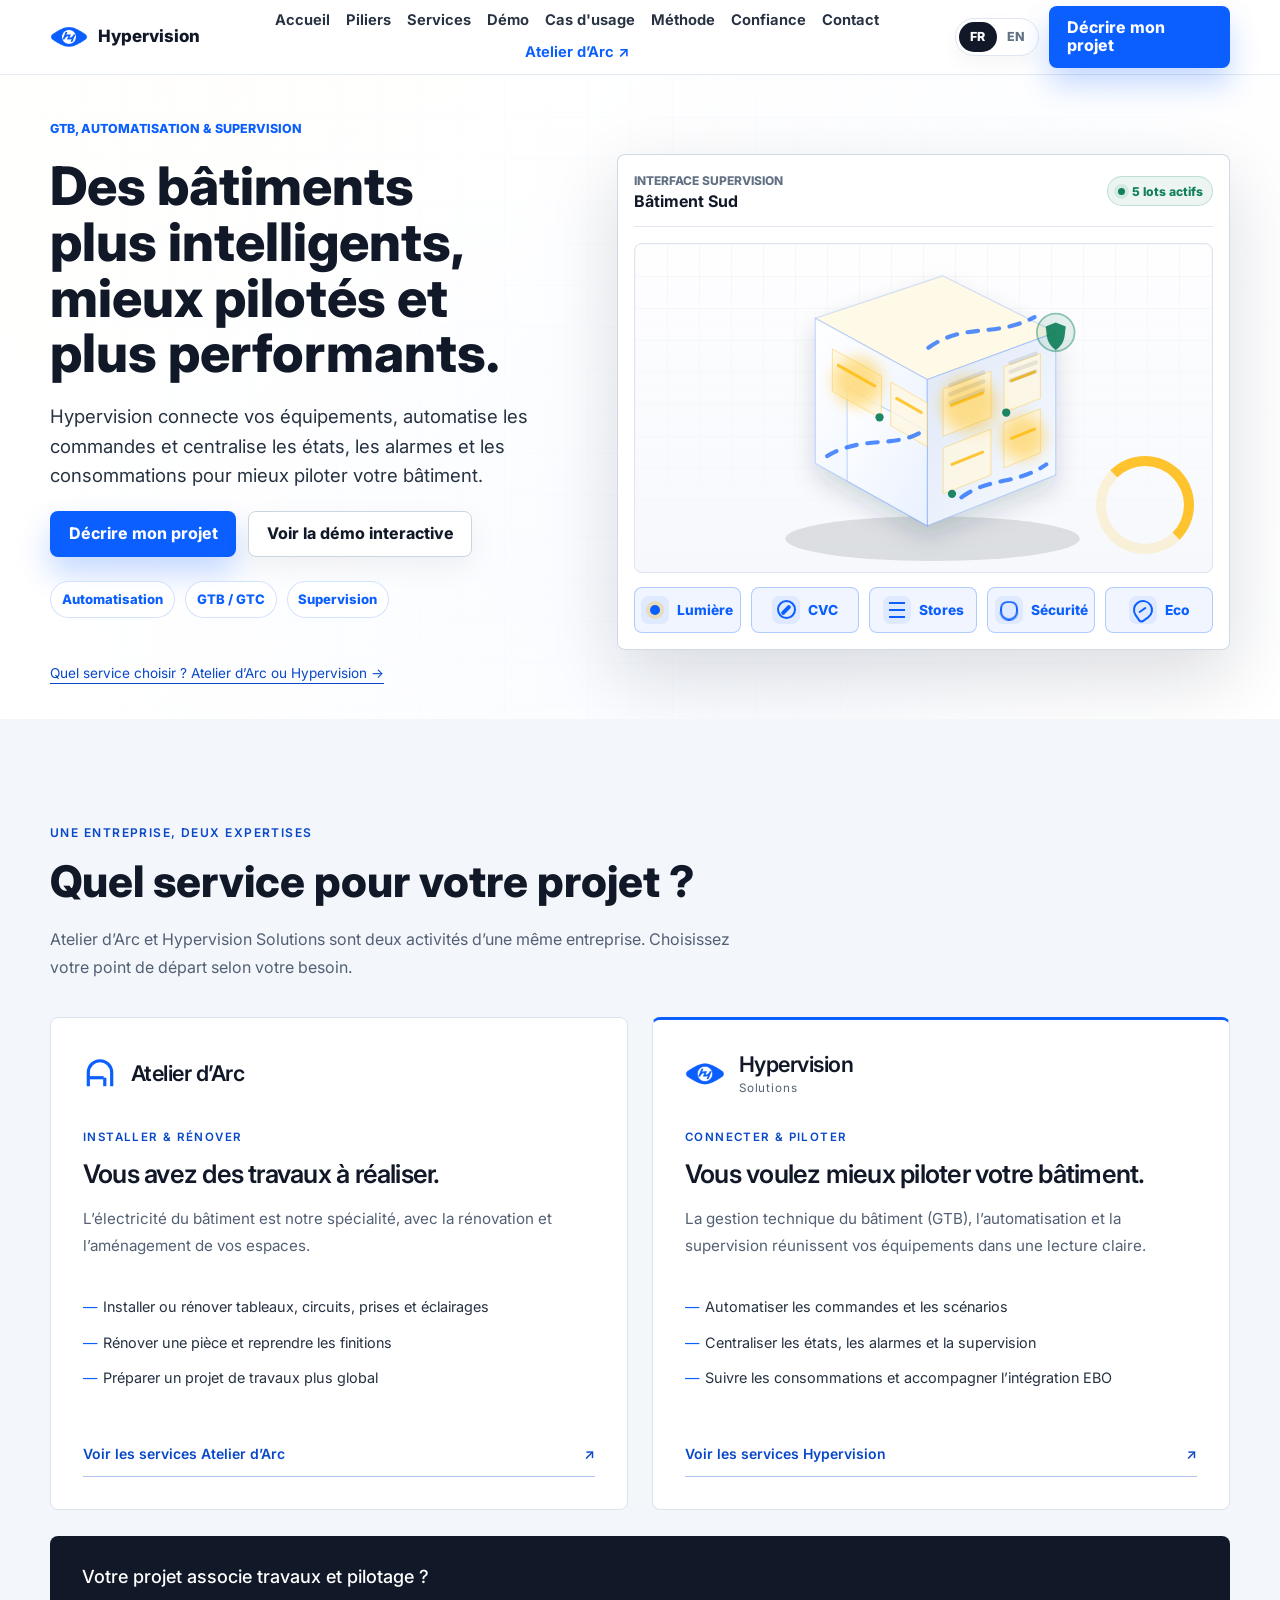
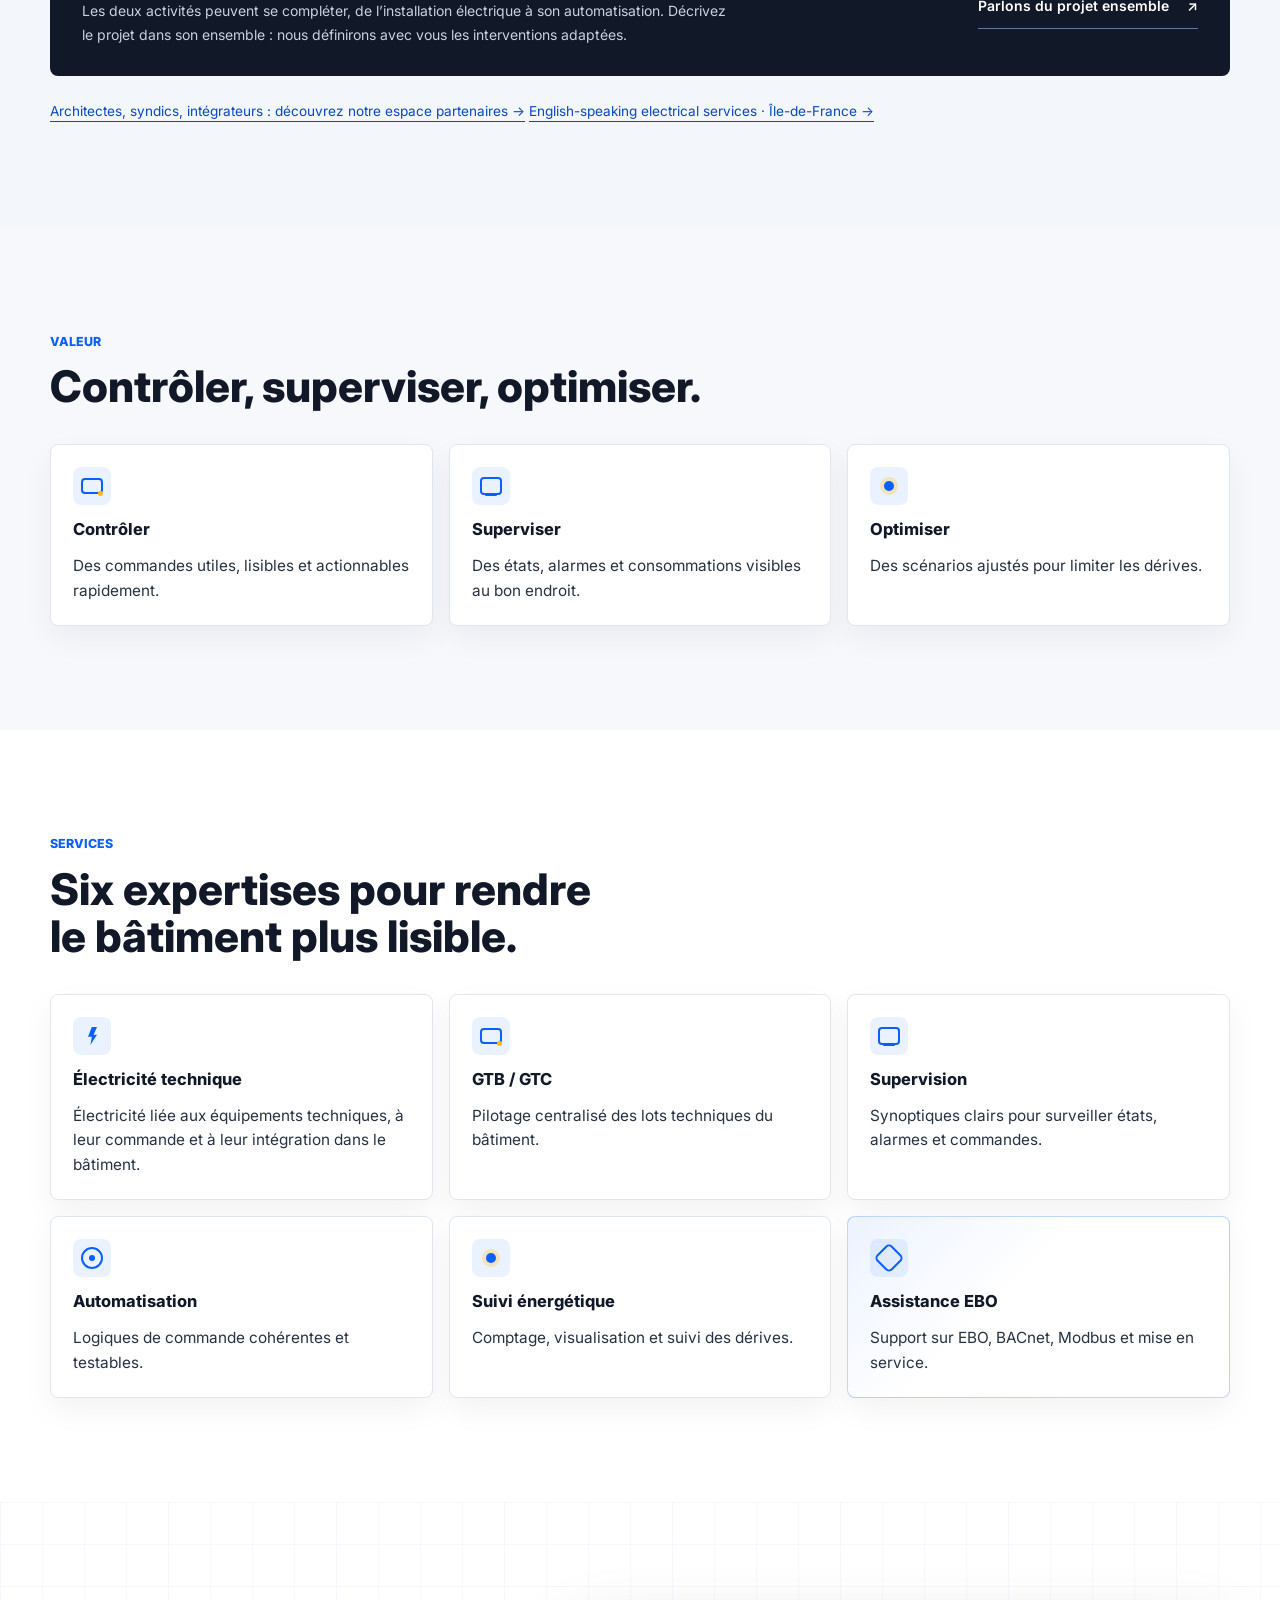
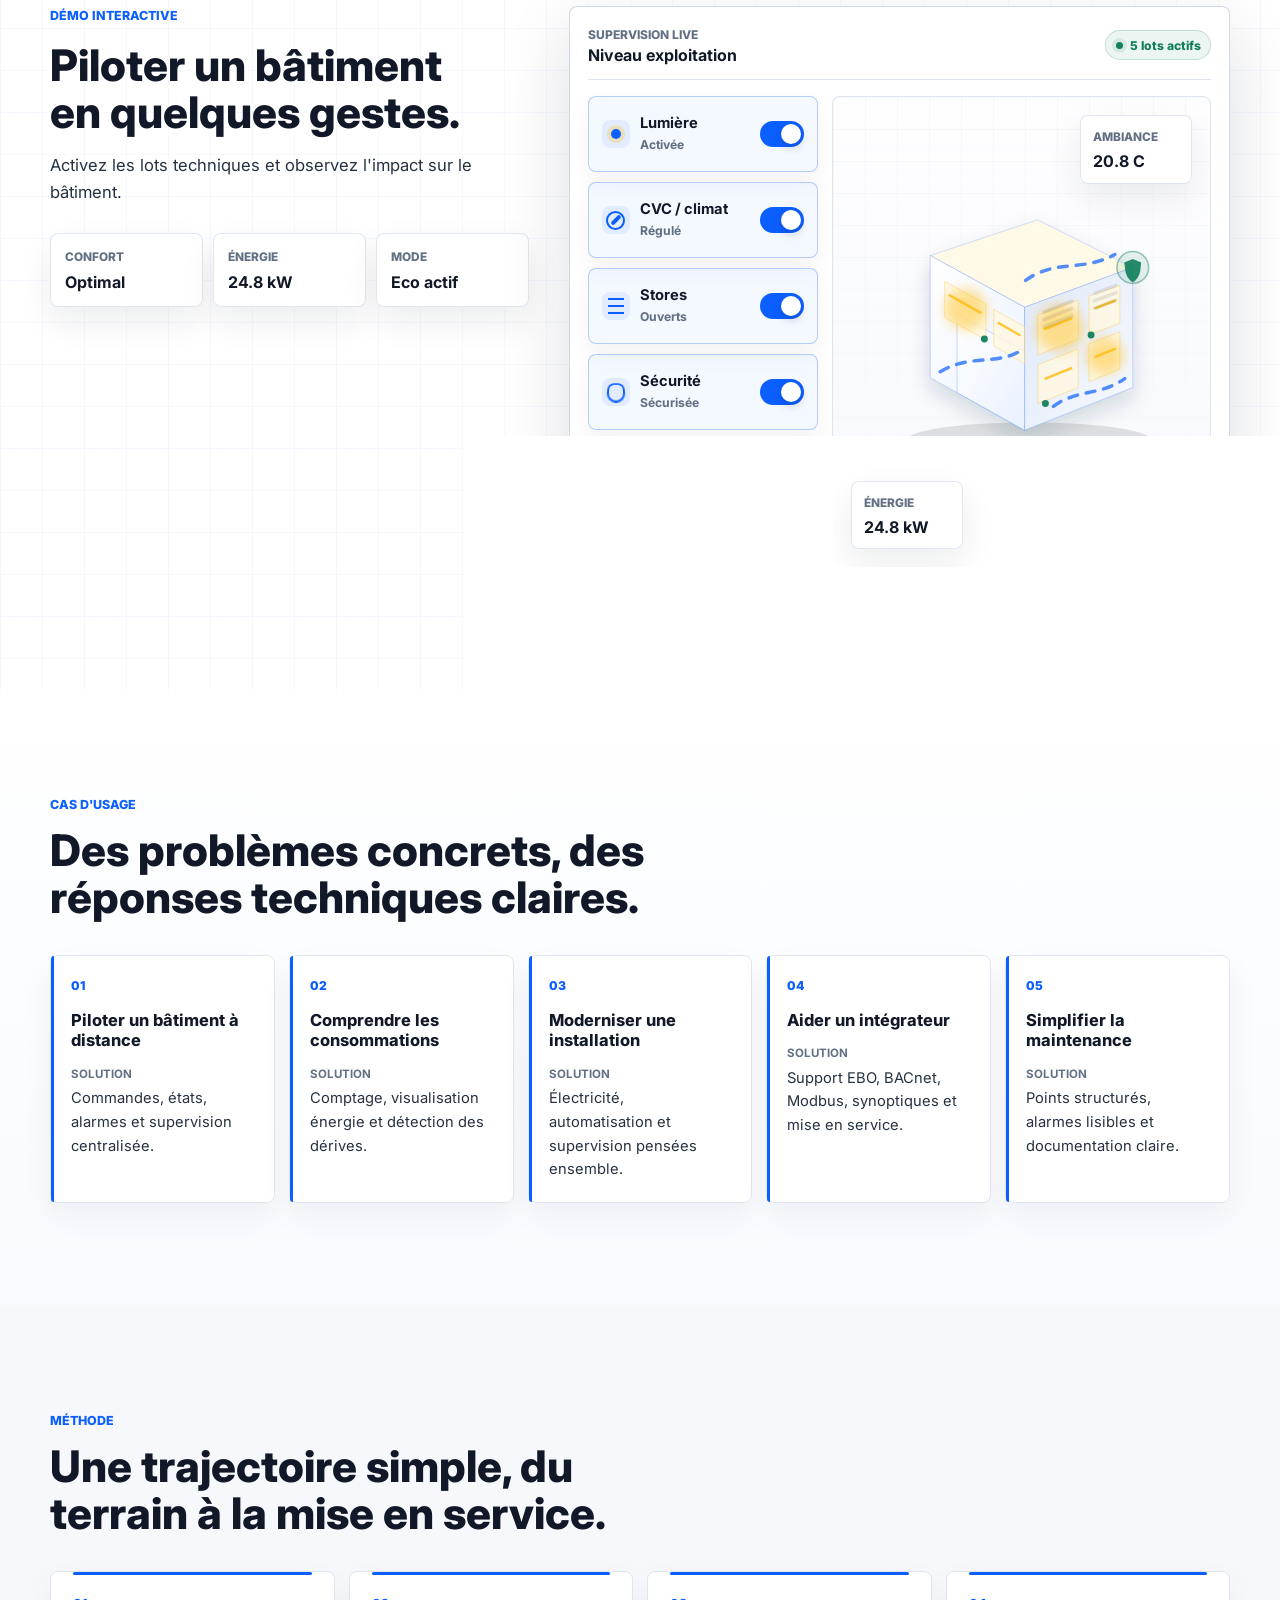
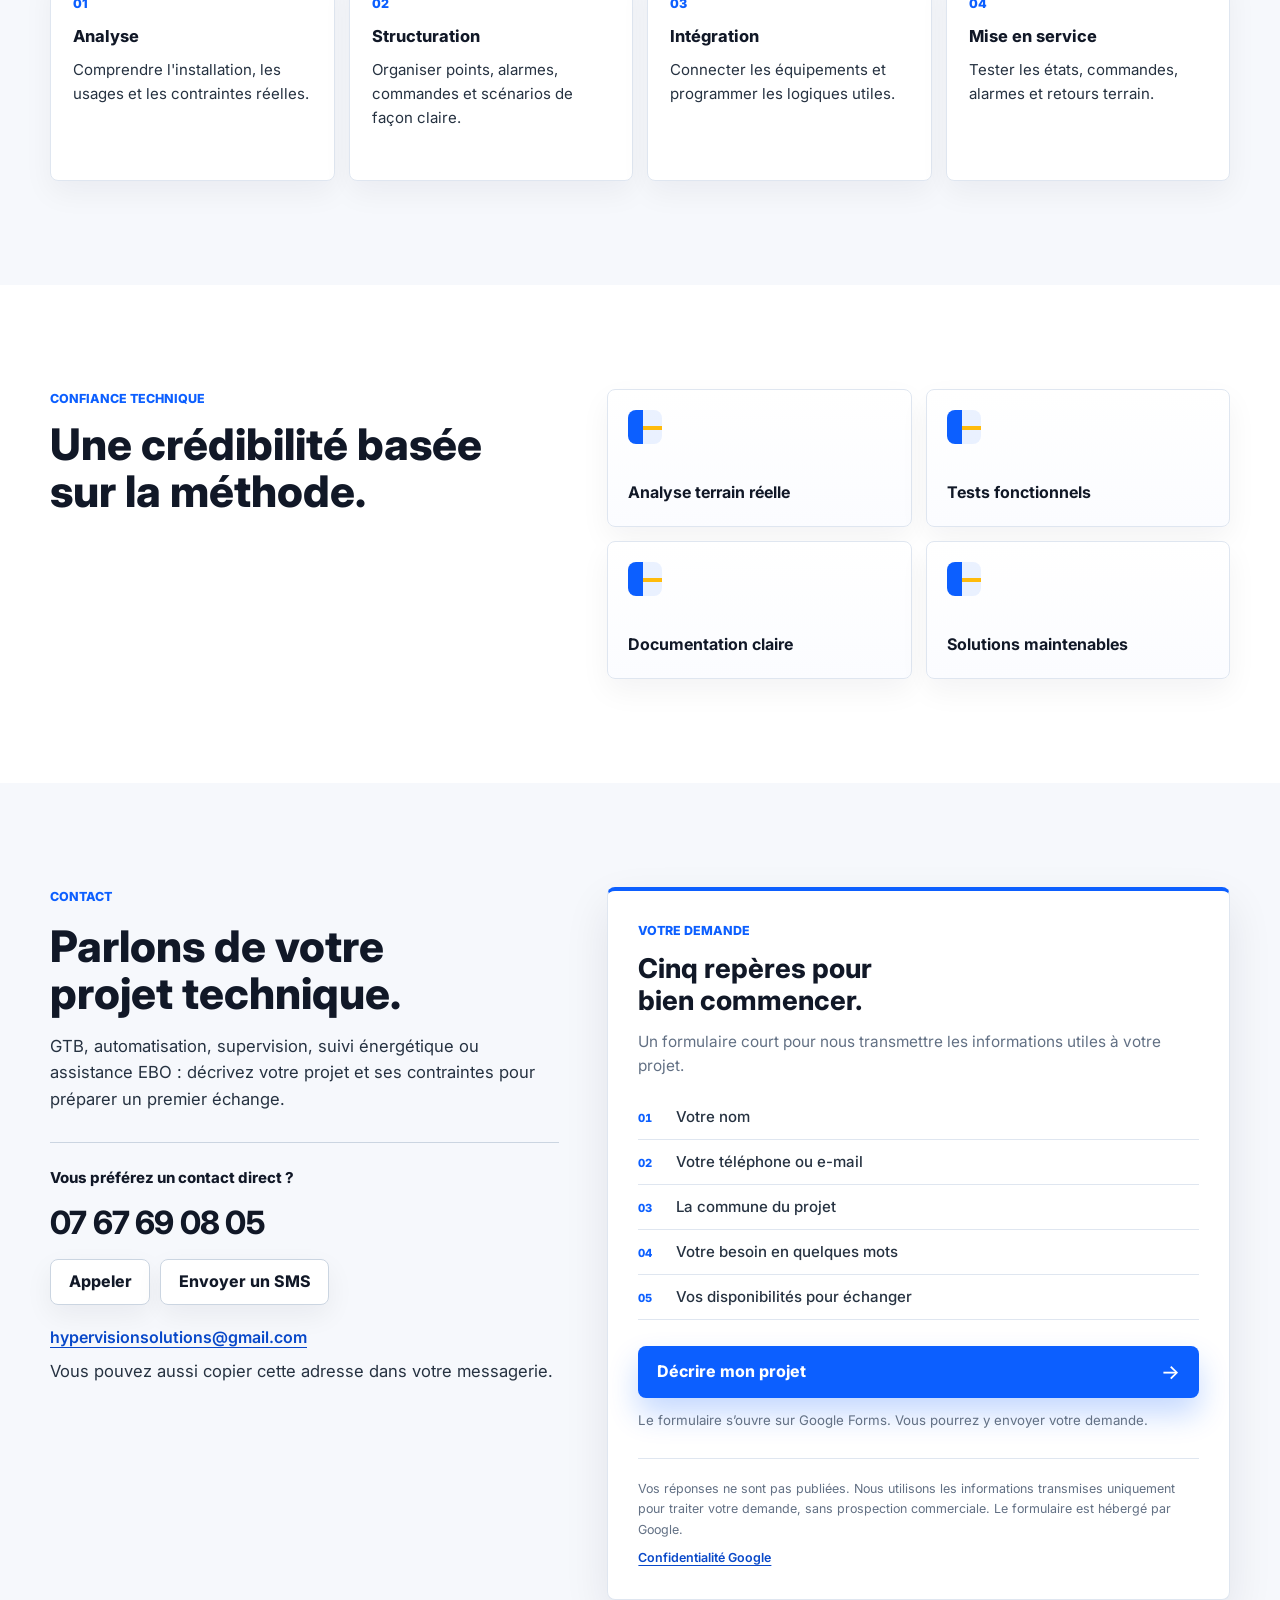
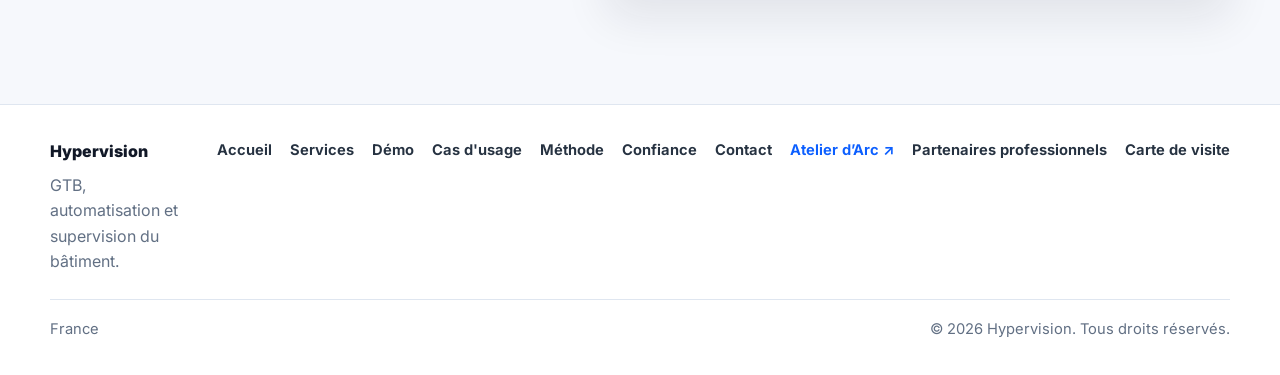
<file: index.html>
<!doctype html>
<html lang="fr">
  <head>
    <meta charset="UTF-8" />
    <meta name="viewport" content="width=device-width, initial-scale=1.0" />
    <title>Hypervision — GTB, automatisation et supervision du bâtiment</title>
    <meta
      name="description"
      content="Hypervision Solutions : GTB, automatisation, supervision et suivi énergétique. Une même entreprise avec Atelier d’Arc, spécialiste de l’électricité et de la rénovation."
    />
    <meta
      name="keywords"
      content="GTB, GTC, BMS, smart building, supervision b&acirc;timent, hypervision, &eacute;lectricit&eacute; technique, automatisation b&acirc;timent, suivi &eacute;nerg&eacute;tique, BACnet, Modbus, EBO"
    />
    <meta name="author" content="Hypervision" />
    <meta name="theme-color" content="#0C5FFF" />
    <meta property="og:type" content="website" />
    <meta property="og:locale" content="fr_FR" />
    <meta property="og:site_name" content="Hypervision" />
    <meta
      property="og:title"
      content="Hypervision — GTB, automatisation et supervision du bâtiment"
    />
    <meta
      property="og:description"
      content="GTB, automatisation, supervision et suivi énergétique. Hypervision Solutions et Atelier d’Arc : deux expertises d’une même entreprise."
    />
    <meta property="og:image" content="assets/img/favicon.png" />
    <meta name="twitter:card" content="summary_large_image" />
    <link rel="preconnect" href="https://fonts.googleapis.com" />
    <link rel="preconnect" href="https://fonts.gstatic.com" crossorigin />
    <link
      href="https://fonts.googleapis.com/css2?family=Inter:wght@400;500;600;700;800&display=swap"
      rel="stylesheet"
    />
    <link rel="icon" type="image/png" href="assets/img/favicon.png" />
    <link rel="stylesheet" href="styles.css?v=20261023-r2" />
    <link rel="stylesheet" href="assets/service-guide.css" />
      <link rel="canonical" href="https://www.hypervision-solution.fr/"><script type="application/ld+json">{"@context": "https://schema.org", "@type": "Organization", "@id": "https://www.hypervision-solution.fr/#organization", "name": "Hypervision Solutions", "url": "https://www.hypervision-solution.fr/", "subOrganization": {"@id": "https://www.hypervision-solution.fr/atelierdarc/#business"}}</script>
  </head>
  <body>
    <header class="site-header">
      <nav class="container nav" aria-label="Navigation principale">
        <a class="brand-lockup" href="#accueil" aria-label="Hypervision accueil">
          <img src="assets/img/favicon.png" alt="" aria-hidden="true" />
          <span>Hypervision</span>
        </a>

        <div class="nav-panel" id="site-navigation">
          <a href="#accueil" data-i18n="navHome">Accueil</a>
          <a href="#actions" data-i18n="navActions">Piliers</a>
          <a href="#services" data-i18n="navServices">Services</a>
          <a href="#demo" data-i18n="navDemo">D&eacute;mo</a>
          <a href="#cas-usage" data-i18n="navUseCases">Cas d'usage</a>
          <a href="#methode" data-i18n="navMethod">M&eacute;thode</a>
          <a href="#confiance" data-i18n="navTrust">Confiance</a>
          <a href="#contact" data-i18n="navContact">Contact</a>
          <a class="atelier-link" href="/atelierdarc/">Atelier d’Arc <span aria-hidden="true">↗</span></a>
          <a class="btn btn-primary nav-mobile-cta" href="https://docs.google.com/forms/d/e/1FAIpQLSc6zMCpKoXE4PQv0Hb_4swf68fwhIEshXC2OxcMP_kGJmOghg/viewform?usp=header" data-inquiry-form-link data-i18n="inquiryCta">Décrire mon projet</a>
        </div>

        <div class="header-actions">
          <div class="lang-switch" role="group" aria-label="Choix de la langue">
            <button class="lang-btn is-active" type="button" data-lang="fr" aria-pressed="true">FR</button>
            <button class="lang-btn" type="button" data-lang="en" aria-pressed="false">EN</button>
          </div>
          <a class="btn btn-primary nav-cta" href="https://docs.google.com/forms/d/e/1FAIpQLSc6zMCpKoXE4PQv0Hb_4swf68fwhIEshXC2OxcMP_kGJmOghg/viewform?usp=header" data-inquiry-form-link data-i18n="inquiryCta">Décrire mon projet</a>
          <button class="menu-toggle" type="button" aria-controls="site-navigation" aria-expanded="false">
            <span class="menu-line"></span>
            <span class="menu-line"></span>
            <span class="menu-line"></span>
            <span class="visually-hidden" data-i18n="menuLabel">Ouvrir la navigation</span>
          </button>
        </div>
      </nav>
    </header>

    <main>
      <section class="hero-section" id="accueil">
        <div class="container hero-grid">
          <div class="hero-copy reveal">
            <p class="eyebrow" data-i18n="heroKicker">GTB, automatisation & supervision</p>
            <h1 data-i18n="heroTitle">Des b&acirc;timents plus intelligents, mieux pilot&eacute;s et plus performants.</h1>
            <p class="hero-subtitle" data-i18n="heroSubtitle">
              Hypervision connecte vos équipements, automatise les commandes et centralise les états, les alarmes et les consommations pour mieux piloter votre bâtiment.
            </p>
            <div class="hero-actions">
              <a class="btn btn-primary" href="https://docs.google.com/forms/d/e/1FAIpQLSc6zMCpKoXE4PQv0Hb_4swf68fwhIEshXC2OxcMP_kGJmOghg/viewform?usp=header" data-inquiry-form-link data-i18n="inquiryCta">Décrire mon projet</a>
              <a class="btn btn-secondary" href="#demo" data-i18n="heroSecondary">Voir la d&eacute;mo interactive</a>
            </div>
            <div class="hero-signals" aria-label="Expertises cl&eacute;s">
              <span data-i18n="signalElectrical">Automatisation</span>
              <span data-i18n="signalBms">GTB / GTC</span>
              <span data-i18n="signalSupervision">Supervision</span>
            </div>
            <a class="service-guide-shortcut" href="#deux-expertises" data-i18n="guideHeroLink">Quel service choisir ? Atelier d’Arc ou Hypervision →</a>
          </div>

          <div class="hero-demo reveal" data-smart-demo="hero">
            <div class="demo-shell demo-shell-compact" aria-label="Aper&ccedil;u interactif de pilotage smart building">
              <div class="demo-topbar">
                <div>
                  <span class="demo-kicker" data-i18n="heroDemoKicker">Interface supervision</span>
                  <strong data-i18n="heroDemoTitle">B&acirc;timent Sud</strong>
                </div>
                <span class="live-indicator" data-status-summary>5 lots actifs</span>
              </div>

              <div class="building-card">
                <div class="ambient-grid" aria-hidden="true"></div>
                <svg class="building-svg" viewBox="0 0 760 560" role="img" aria-labelledby="hero-building-title">
                  <title id="hero-building-title">Illustration interactive d'un b&acirc;timent supervis&eacute;</title>
                  <defs>
                    <linearGradient id="glassHero" x1="0" x2="1" y1="0" y2="1">
                      <stop offset="0%" stop-color="#ffffff" />
                      <stop offset="100%" stop-color="#e9f1ff" />
                    </linearGradient>
                    <linearGradient id="sideHero" x1="0" x2="1" y1="0" y2="1">
                      <stop offset="0%" stop-color="#dfe8f8" />
                      <stop offset="100%" stop-color="#f7faff" />
                    </linearGradient>
                    <filter id="softShadowHero" x="-20%" y="-20%" width="140%" height="150%">
                      <feDropShadow dx="0" dy="20" stdDeviation="20" flood-color="#13233f" flood-opacity="0.16" />
                    </filter>
                  </defs>
                  <g class="building-shadow">
                    <ellipse cx="395" cy="500" rx="250" ry="38"></ellipse>
                  </g>
                  <g class="building-body" filter="url(#softShadowHero)">
                    <polygon class="roof-plane" points="196 126 412 54 604 150 386 230"></polygon>
                    <polygon class="left-plane" points="196 126 386 230 386 478 196 372"></polygon>
                    <polygon class="right-plane" points="386 230 604 150 604 392 386 478"></polygon>
                    <polygon class="front-plane" points="250 244 386 318 386 478 250 402"></polygon>
                  </g>
                  <g class="room-grid">
                    <polygon class="room room-a" points="225 178 308 224 308 296 225 250"></polygon>
                    <polygon class="room room-b" points="324 234 386 270 386 344 324 308"></polygon>
                    <polygon class="room room-c" points="413 246 494 216 494 294 413 326"></polygon>
                    <polygon class="room room-d" points="516 208 578 186 578 262 516 286"></polygon>
                    <polygon class="room room-e" points="413 346 494 314 494 392 413 424"></polygon>
                    <polygon class="room room-f" points="516 304 578 280 578 354 516 380"></polygon>
                  </g>
                  <g class="room-light">
                    <circle cx="268" cy="234" r="42"></circle>
                    <circle cx="457" cy="272" r="48"></circle>
                    <circle cx="548" cy="328" r="38"></circle>
                  </g>
                  <g class="window-lines">
                    <path d="M235 206 L297 241"></path>
                    <path d="M334 262 L376 286"></path>
                    <path d="M427 274 L480 253"></path>
                    <path d="M529 232 L568 217"></path>
                    <path d="M428 374 L480 353"></path>
                    <path d="M529 330 L568 314"></path>
                  </g>
                  <g class="blind-set">
                    <path d="M425 258 L481 236"></path>
                    <path d="M425 273 L481 251"></path>
                    <path d="M425 288 L481 266"></path>
                    <path d="M527 220 L570 204"></path>
                    <path d="M527 235 L570 219"></path>
                    <path d="M527 250 L570 234"></path>
                  </g>
                  <g class="hvac-flow">
                    <path d="M216 360 C280 322 332 350 384 314"></path>
                    <path d="M388 176 C450 132 500 160 568 124"></path>
                    <path d="M444 430 C493 394 536 410 588 374"></path>
                  </g>
                  <g class="security-layer">
                    <circle cx="604" cy="150" r="32"></circle>
                    <path d="M604 133 L621 140 L619 157 C617 169 610 176 604 180 C598 176 591 169 589 157 L587 140 Z"></path>
                  </g>
                  <g class="presence-dots">
                    <circle cx="305" cy="294" r="7"></circle>
                    <circle cx="520" cy="286" r="7"></circle>
                    <circle cx="428" cy="424" r="7"></circle>
                  </g>
                </svg>
              </div>

              <div class="hero-control-row" aria-label="Commandes rapides">
                <button class="control-chip" type="button" data-demo-control="lights" aria-pressed="true">
                  <span class="chip-icon chip-icon-light" aria-hidden="true"></span>
                  <span data-i18n="controlLights">Lumi&egrave;re</span>
                </button>
                <button class="control-chip" type="button" data-demo-control="climate" aria-pressed="true">
                  <span class="chip-icon chip-icon-climate" aria-hidden="true"></span>
                  <span data-i18n="controlClimate">CVC</span>
                </button>
                <button class="control-chip" type="button" data-demo-control="blinds" aria-pressed="true">
                  <span class="chip-icon chip-icon-blinds" aria-hidden="true"></span>
                  <span data-i18n="controlBlinds">Stores</span>
                </button>
                <button class="control-chip" type="button" data-demo-control="security" aria-pressed="true">
                  <span class="chip-icon chip-icon-security" aria-hidden="true"></span>
                  <span data-i18n="controlSecurity">S&eacute;curit&eacute;</span>
                </button>
                <button class="control-chip" type="button" data-demo-control="eco" aria-pressed="true">
                  <span class="chip-icon chip-icon-eco" aria-hidden="true"></span>
                  <span data-i18n="controlEco">Eco</span>
                </button>
              </div>
            </div>
          </div>
        </div>
      </section>

      <section class="section service-guide" id="deux-expertises" aria-labelledby="service-guide-title">
  <div class="container">
    <div class="service-guide-heading">
      <p class="service-guide-eyebrow" data-i18n="guideEyebrow">UNE ENTREPRISE, DEUX EXPERTISES</p>
      <h2 id="service-guide-title" data-i18n="guideTitle">Quel service pour votre projet ?</h2>
      <p data-i18n="guideIntro">Atelier d’Arc et Hypervision Solutions sont deux activités d’une même entreprise. Choisissez votre point de départ selon votre besoin.</p>
    </div>
    <div class="service-guide-grid">
      <article class="service-guide-card">
        <div class="service-guide-brand"><img src="/atelierdarc/assets/arc-symbol.svg" width="34" height="40" alt=""><strong>Atelier d’Arc</strong></div>
        <p class="service-guide-role" data-i18n="guideAtelierRole">INSTALLER & RÉNOVER</p>
        <h3 data-i18n="guideAtelierTitle">Vous avez des travaux à réaliser.</h3>
        <p data-i18n="guideAtelierText">L’électricité du bâtiment est notre spécialité, avec la rénovation et l’aménagement de vos espaces.</p>
        <ul><li data-i18n="guideAtelierItem1">Installer ou rénover tableaux, circuits, prises et éclairages</li><li data-i18n="guideAtelierItem2">Rénover une pièce et reprendre les finitions</li><li data-i18n="guideAtelierItem3">Préparer un projet de travaux plus global</li></ul>
        <a class="service-guide-link" href="/atelierdarc/#expertises"><span data-i18n="guideAtelierLink">Voir les services Atelier d’Arc</span><span aria-hidden="true">↗</span></a>
      </article>
      <article class="service-guide-card service-guide-card-hyper">
        <div class="service-guide-brand"><img src="/assets/img/favicon.png" width="40" height="40" alt=""><strong>Hypervision <small>Solutions</small></strong></div>
        <p class="service-guide-role" data-i18n="guideHyperRole">CONNECTER & PILOTER</p>
        <h3 data-i18n="guideHyperTitle">Vous voulez mieux piloter votre bâtiment.</h3>
        <p data-i18n="guideHyperText">La gestion technique du bâtiment (GTB), l’automatisation et la supervision réunissent vos équipements dans une lecture claire.</p>
        <ul><li data-i18n="guideHyperItem1">Automatiser les commandes et les scénarios</li><li data-i18n="guideHyperItem2">Centraliser les états, les alarmes et la supervision</li><li data-i18n="guideHyperItem3">Suivre les consommations et accompagner l’intégration EBO</li></ul>
        <a class="service-guide-link" href="#services"><span data-i18n="guideHyperLink">Voir les services Hypervision</span><span aria-hidden="true">↗</span></a>
      </article>
    </div>
    <div class="service-guide-together"><div><h3 data-i18n="guideTogetherTitle">Votre projet associe travaux et pilotage ?</h3><p data-i18n="guideTogetherText">Les deux activités peuvent se compléter, de l’installation électrique à son automatisation. Décrivez le projet dans son ensemble : nous définirons avec vous les interventions adaptées.</p></div><a class="service-guide-link" href="#contact"><span data-i18n="guideTogetherLink">Parlons du projet ensemble</span><span aria-hidden="true">↗</span></a></div>
    <a class="service-guide-shortcut" href="/partenaires/" data-i18n="partnersLink">Architectes, syndics, intégrateurs : découvrez notre espace partenaires →</a>
    <a class="service-guide-shortcut" href="/atelierdarc/en/" lang="en">English-speaking electrical services · Île-de-France →</a>
  </div>
</section>

      <section class="section actions-section" id="actions">
        <div class="container">
          <div class="section-heading reveal">
            <p class="eyebrow" data-i18n="actionsEyebrow">Valeur</p>
            <h2 data-i18n="actionsTitle">Contr&ocirc;ler, superviser, optimiser.</h2>
          </div>

          <div class="action-grid">
            <article class="premium-card reveal">
              <span class="card-icon icon-control" aria-hidden="true"></span>
              <h3 data-i18n="actionControlTitle">Contr&ocirc;ler</h3>
              <p data-i18n="actionControlText">Des commandes utiles, lisibles et actionnables rapidement.</p>
            </article>
            <article class="premium-card reveal">
              <span class="card-icon icon-supervise" aria-hidden="true"></span>
              <h3 data-i18n="actionSuperviseTitle">Superviser</h3>
              <p data-i18n="actionSuperviseText">Des &eacute;tats, alarmes et consommations visibles au bon endroit.</p>
            </article>
            <article class="premium-card reveal">
              <span class="card-icon icon-optimize" aria-hidden="true"></span>
              <h3 data-i18n="actionOptimizeTitle">Optimiser</h3>
              <p data-i18n="actionOptimizeText">Des sc&eacute;narios ajust&eacute;s pour limiter les d&eacute;rives.</p>
            </article>
          </div>
        </div>
      </section>

      <section class="section services-section" id="services">
        <div class="container">
          <div class="section-heading reveal">
            <p class="eyebrow" data-i18n="servicesEyebrow">Services</p>
            <h2 data-i18n="servicesTitle">Six expertises pour rendre le b&acirc;timent plus lisible.</h2>
          </div>

          <div class="service-grid">
            <article class="service-card reveal">
              <span class="service-icon service-icon-electric" aria-hidden="true"></span>
              <h3 data-i18n="serviceElectricalTitle">&Eacute;lectricit&eacute; technique</h3>
              <p data-i18n="serviceElectricalText">Électricité liée aux équipements techniques, à leur commande et à leur intégration dans le bâtiment.</p>
            </article>
            <article class="service-card reveal">
              <span class="service-icon service-icon-bms" aria-hidden="true"></span>
              <h3 data-i18n="serviceBmsTitle">GTB / GTC</h3>
              <p data-i18n="serviceBmsText">Pilotage centralis&eacute; des lots techniques du b&acirc;timent.</p>
            </article>
            <article class="service-card reveal">
              <span class="service-icon service-icon-screen" aria-hidden="true"></span>
              <h3 data-i18n="serviceSupervisionTitle">Supervision</h3>
              <p data-i18n="serviceSupervisionText">Synoptiques clairs pour surveiller &eacute;tats, alarmes et commandes.</p>
            </article>
            <article class="service-card reveal">
              <span class="service-icon service-icon-automation" aria-hidden="true"></span>
              <h3 data-i18n="serviceAutomationTitle">Automatisation</h3>
              <p data-i18n="serviceAutomationText">Logiques de commande coh&eacute;rentes et testables.</p>
            </article>
            <article class="service-card reveal">
              <span class="service-icon service-icon-energy" aria-hidden="true"></span>
              <h3 data-i18n="serviceEnergyTitle">Suivi &eacute;nerg&eacute;tique</h3>
              <p data-i18n="serviceEnergyText">Comptage, visualisation et suivi des d&eacute;rives.</p>
            </article>
            <article class="service-card reveal service-card-highlight">
              <span class="service-icon service-icon-support" aria-hidden="true"></span>
              <h3 data-i18n="serviceEboTitle">Assistance EBO</h3>
              <p data-i18n="serviceEboText">Support sur EBO, BACnet, Modbus et mise en service.</p>
            </article>
          </div>
        </div>
      </section>

      <section class="section demo-section" id="demo">
        <div class="container demo-layout">
          <div class="demo-copy reveal">
            <p class="eyebrow" data-i18n="demoEyebrow">D&eacute;mo interactive</p>
            <h2 data-i18n="demoTitle">Piloter un b&acirc;timent en quelques gestes.</h2>
            <p data-i18n="demoText">
              Activez les lots techniques et observez l'impact sur le b&acirc;timent.
            </p>
            <div class="demo-metrics" aria-label="Indicateurs de demo">
              <div>
                <span data-i18n="metricComfort">Confort</span>
                <strong data-comfort-value>Optimal</strong>
              </div>
              <div>
                <span data-i18n="metricEnergy">&Eacute;nergie</span>
                <strong data-energy-value>32.4 kW</strong>
              </div>
              <div>
                <span data-i18n="metricMode">Mode</span>
                <strong data-mode-value>Pr&eacute;sence</strong>
              </div>
            </div>
          </div>

          <div class="demo-shell demo-shell-large reveal" data-smart-demo="main" aria-label="D&eacute;mo interactive smart building">
            <div class="demo-topbar">
              <div>
                <span class="demo-kicker" data-i18n="demoPanelKicker">Supervision live</span>
                <strong data-i18n="demoPanelTitle">Niveau exploitation</strong>
              </div>
              <span class="live-indicator" data-status-summary>5 lots actifs</span>
            </div>

            <div class="demo-workspace">
              <div class="control-panel" aria-label="Commandes du b&acirc;timent">
                <button class="smart-switch" type="button" data-demo-control="lights" aria-pressed="true">
                  <span class="switch-copy">
                    <span class="switch-icon switch-icon-light" aria-hidden="true"></span>
                    <span>
                      <strong data-i18n="switchLightsTitle">Lumi&egrave;re</strong>
                      <small data-control-state="lights">Activ&eacute;e</small>
                    </span>
                  </span>
                  <span class="switch-track" aria-hidden="true"><span></span></span>
                </button>
                <button class="smart-switch" type="button" data-demo-control="climate" aria-pressed="true">
                  <span class="switch-copy">
                    <span class="switch-icon switch-icon-climate" aria-hidden="true"></span>
                    <span>
                      <strong data-i18n="switchClimateTitle">CVC / climat</strong>
                      <small data-control-state="climate">R&eacute;gul&eacute;</small>
                    </span>
                  </span>
                  <span class="switch-track" aria-hidden="true"><span></span></span>
                </button>
                <button class="smart-switch" type="button" data-demo-control="blinds" aria-pressed="true">
                  <span class="switch-copy">
                    <span class="switch-icon switch-icon-blinds" aria-hidden="true"></span>
                    <span>
                      <strong data-i18n="switchBlindsTitle">Stores</strong>
                      <small data-control-state="blinds">Ouverts</small>
                    </span>
                  </span>
                  <span class="switch-track" aria-hidden="true"><span></span></span>
                </button>
                <button class="smart-switch" type="button" data-demo-control="security" aria-pressed="true">
                  <span class="switch-copy">
                    <span class="switch-icon switch-icon-security" aria-hidden="true"></span>
                    <span>
                      <strong data-i18n="switchSecurityTitle">S&eacute;curit&eacute;</strong>
                      <small data-control-state="security">S&eacute;curis&eacute;e</small>
                    </span>
                  </span>
                  <span class="switch-track" aria-hidden="true"><span></span></span>
                </button>
                <button class="smart-switch" type="button" data-demo-control="eco" aria-pressed="true">
                  <span class="switch-copy">
                    <span class="switch-icon switch-icon-eco" aria-hidden="true"></span>
                    <span>
                      <strong data-i18n="switchEcoTitle">Mode &eacute;co</strong>
                      <small data-control-state="eco">Actif</small>
                    </span>
                  </span>
                  <span class="switch-track" aria-hidden="true"><span></span></span>
                </button>
              </div>

              <div class="building-card building-card-large">
                <div class="ambient-grid" aria-hidden="true"></div>
                <svg class="building-svg" viewBox="0 0 760 560" role="img" aria-labelledby="main-building-title">
                  <title id="main-building-title">B&acirc;timent interactif avec zones d'&eacute;clairage, CVC, stores et pr&eacute;sence</title>
                  <defs>
                    <linearGradient id="glassMain" x1="0" x2="1" y1="0" y2="1">
                      <stop offset="0%" stop-color="#ffffff" />
                      <stop offset="100%" stop-color="#e9f1ff" />
                    </linearGradient>
                    <linearGradient id="sideMain" x1="0" x2="1" y1="0" y2="1">
                      <stop offset="0%" stop-color="#dfe8f8" />
                      <stop offset="100%" stop-color="#f7faff" />
                    </linearGradient>
                    <filter id="softShadowMain" x="-20%" y="-20%" width="140%" height="150%">
                      <feDropShadow dx="0" dy="20" stdDeviation="20" flood-color="#13233f" flood-opacity="0.16" />
                    </filter>
                  </defs>
                  <g class="building-shadow">
                    <ellipse cx="395" cy="500" rx="250" ry="38"></ellipse>
                  </g>
                  <g class="building-body" filter="url(#softShadowMain)">
                    <polygon class="roof-plane" points="196 126 412 54 604 150 386 230"></polygon>
                    <polygon class="left-plane" points="196 126 386 230 386 478 196 372"></polygon>
                    <polygon class="right-plane" points="386 230 604 150 604 392 386 478"></polygon>
                    <polygon class="front-plane" points="250 244 386 318 386 478 250 402"></polygon>
                  </g>
                  <g class="room-grid">
                    <polygon class="room room-a" points="225 178 308 224 308 296 225 250"></polygon>
                    <polygon class="room room-b" points="324 234 386 270 386 344 324 308"></polygon>
                    <polygon class="room room-c" points="413 246 494 216 494 294 413 326"></polygon>
                    <polygon class="room room-d" points="516 208 578 186 578 262 516 286"></polygon>
                    <polygon class="room room-e" points="413 346 494 314 494 392 413 424"></polygon>
                    <polygon class="room room-f" points="516 304 578 280 578 354 516 380"></polygon>
                  </g>
                  <g class="room-light">
                    <circle cx="268" cy="234" r="42"></circle>
                    <circle cx="457" cy="272" r="48"></circle>
                    <circle cx="548" cy="328" r="38"></circle>
                  </g>
                  <g class="window-lines">
                    <path d="M235 206 L297 241"></path>
                    <path d="M334 262 L376 286"></path>
                    <path d="M427 274 L480 253"></path>
                    <path d="M529 232 L568 217"></path>
                    <path d="M428 374 L480 353"></path>
                    <path d="M529 330 L568 314"></path>
                  </g>
                  <g class="blind-set">
                    <path d="M425 258 L481 236"></path>
                    <path d="M425 273 L481 251"></path>
                    <path d="M425 288 L481 266"></path>
                    <path d="M527 220 L570 204"></path>
                    <path d="M527 235 L570 219"></path>
                    <path d="M527 250 L570 234"></path>
                  </g>
                  <g class="hvac-flow">
                    <path d="M216 360 C280 322 332 350 384 314"></path>
                    <path d="M388 176 C450 132 500 160 568 124"></path>
                    <path d="M444 430 C493 394 536 410 588 374"></path>
                  </g>
                  <g class="security-layer">
                    <circle cx="604" cy="150" r="32"></circle>
                    <path d="M604 133 L621 140 L619 157 C617 169 610 176 604 180 C598 176 591 169 589 157 L587 140 Z"></path>
                  </g>
                  <g class="presence-dots">
                    <circle cx="305" cy="294" r="7"></circle>
                    <circle cx="520" cy="286" r="7"></circle>
                    <circle cx="428" cy="424" r="7"></circle>
                  </g>
                </svg>

                <div class="floating-status floating-status-energy">
                  <span data-i18n="floatingEnergy">&Eacute;nergie</span>
                  <strong data-energy-value>32.4 kW</strong>
                </div>
                <div class="floating-status floating-status-temp">
                  <span data-i18n="floatingTemp">Ambiance</span>
                  <strong data-temp-value>21.5 C</strong>
                </div>
              </div>
            </div>
          </div>
        </div>
      </section>

      <section class="section use-cases-section" id="cas-usage">
        <div class="container">
          <div class="section-heading reveal">
            <p class="eyebrow" data-i18n="useCasesEyebrow">Cas d'usage</p>
            <h2 data-i18n="useCasesTitle">Des probl&egrave;mes concrets, des r&eacute;ponses techniques claires.</h2>
          </div>

          <div class="use-case-grid">
            <article class="use-case-card reveal">
              <span class="use-case-number">01</span>
              <h3 data-i18n="useCase1Title">Piloter un b&acirc;timent &agrave; distance</h3>
              <p><strong data-i18n="solutionLabel">Solution</strong> <span data-i18n="useCase1Text">Commandes, &eacute;tats, alarmes et supervision centralis&eacute;e.</span></p>
            </article>
            <article class="use-case-card reveal">
              <span class="use-case-number">02</span>
              <h3 data-i18n="useCase2Title">Comprendre les consommations</h3>
              <p><strong data-i18n="solutionLabel">Solution</strong> <span data-i18n="useCase2Text">Comptage, visualisation &eacute;nergie et d&eacute;tection des d&eacute;rives.</span></p>
            </article>
            <article class="use-case-card reveal">
              <span class="use-case-number">03</span>
              <h3 data-i18n="useCase3Title">Moderniser une installation</h3>
              <p><strong data-i18n="solutionLabel">Solution</strong> <span data-i18n="useCase3Text">&Eacute;lectricit&eacute;, automatisation et supervision pens&eacute;es ensemble.</span></p>
            </article>
            <article class="use-case-card reveal">
              <span class="use-case-number">04</span>
              <h3 data-i18n="useCase4Title">Aider un int&eacute;grateur</h3>
              <p><strong data-i18n="solutionLabel">Solution</strong> <span data-i18n="useCase4Text">Support EBO, BACnet, Modbus, synoptiques et mise en service.</span></p>
            </article>
            <article class="use-case-card reveal">
              <span class="use-case-number">05</span>
              <h3 data-i18n="useCase5Title">Simplifier la maintenance</h3>
              <p><strong data-i18n="solutionLabel">Solution</strong> <span data-i18n="useCase5Text">Points structur&eacute;s, alarmes lisibles et documentation claire.</span></p>
            </article>
          </div>
        </div>
      </section>

      <section class="section method-section" id="methode">
        <div class="container">
          <div class="section-heading reveal">
            <p class="eyebrow" data-i18n="methodEyebrow">M&eacute;thode</p>
            <h2 data-i18n="methodTitle">Une trajectoire simple, du terrain &agrave; la mise en service.</h2>
          </div>

          <ol class="method-list">
            <li class="method-step reveal">
              <span>01</span>
              <h3 data-i18n="methodStep1Title">Analyse</h3>
              <p data-i18n="methodStep1Text">Comprendre l'installation, les usages et les contraintes r&eacute;elles.</p>
            </li>
            <li class="method-step reveal">
              <span>02</span>
              <h3 data-i18n="methodStep2Title">Structuration</h3>
              <p data-i18n="methodStep2Text">Organiser points, alarmes, commandes et sc&eacute;narios de fa&ccedil;on claire.</p>
            </li>
            <li class="method-step reveal">
              <span>03</span>
              <h3 data-i18n="methodStep3Title">Int&eacute;gration</h3>
              <p data-i18n="methodStep3Text">Connecter les &eacute;quipements et programmer les logiques utiles.</p>
            </li>
            <li class="method-step reveal">
              <span>04</span>
              <h3 data-i18n="methodStep4Title">Mise en service</h3>
              <p data-i18n="methodStep4Text">Tester les &eacute;tats, commandes, alarmes et retours terrain.</p>
            </li>
          </ol>
        </div>
      </section>

      <section class="section trust-section" id="confiance">
        <div class="container trust-layout">
          <div class="section-heading reveal">
            <p class="eyebrow" data-i18n="trustEyebrow">Confiance technique</p>
            <h2 data-i18n="trustTitle">Une cr&eacute;dibilit&eacute; bas&eacute;e sur la m&eacute;thode.</h2>
          </div>

          <div class="credibility-grid reveal">
            <article>
              <span class="mini-mark"></span>
              <strong data-i18n="credibilityBlock1">Analyse terrain r&eacute;elle</strong>
            </article>
            <article>
              <span class="mini-mark"></span>
              <strong data-i18n="credibilityBlock2">Tests fonctionnels</strong>
            </article>
            <article>
              <span class="mini-mark"></span>
              <strong data-i18n="credibilityBlock3">Documentation claire</strong>
            </article>
            <article>
              <span class="mini-mark"></span>
              <strong data-i18n="credibilityBlock4">Solutions maintenables</strong>
            </article>
          </div>
        </div>
      </section>

      <section class="section contact-section" id="contact" aria-labelledby="contact-title">
        <div class="container contact-grid">
          <div class="contact-copy reveal">
            <p class="eyebrow" data-i18n="contactEyebrow">Contact</p>
            <h2 id="contact-title" data-i18n="contactTitle">Parlons de votre projet technique.</h2>
            <p data-i18n="contactText">
              GTB, automatisation, supervision, suivi énergétique ou assistance EBO : décrivez votre projet et ses contraintes pour préparer un premier échange.
            </p>
            <div class="contact-direct">
              <h3 data-i18n="contactDirectTitle">Vous préférez un contact direct ?</h3>
              <a class="contact-phone" href="tel:+33767690805">07 67 69 08 05</a>
              <div class="contact-direct-actions">
                <a class="btn btn-secondary" href="tel:+33767690805" data-i18n="contactCall">Appeler</a>
                <a class="btn btn-secondary" href="sms:+33767690805" data-i18n="contactSms">Envoyer un SMS</a>
              </div>
              <a class="contact-email" href="mailto:hypervisionsolutions@gmail.com">hypervisionsolutions@gmail.com</a>
              <p class="contact-direct-note" data-i18n="contactDirectNote">Vous pouvez aussi copier cette adresse dans votre messagerie.</p>
            </div>
          </div>

          <article class="inquiry-panel reveal" aria-labelledby="inquiry-title">
            <div class="inquiry-heading">
              <p class="eyebrow" data-i18n="inquiryEyebrow">Votre demande</p>
              <h3 id="inquiry-title" data-i18n="inquiryTitle">Cinq repères pour bien commencer.</h3>
              <p data-i18n="inquiryIntro">Un formulaire court pour nous transmettre les informations utiles à votre projet.</p>
            </div>
            <ol class="inquiry-details" role="list">
              <li><span class="inquiry-number" aria-hidden="true">01</span><span data-i18n="inquiryName">Votre nom</span></li>
              <li><span class="inquiry-number" aria-hidden="true">02</span><span data-i18n="inquiryContact">Votre téléphone ou e-mail</span></li>
              <li><span class="inquiry-number" aria-hidden="true">03</span><span data-i18n="inquiryTown">La commune du projet</span></li>
              <li><span class="inquiry-number" aria-hidden="true">04</span><span data-i18n="inquiryNeed">Votre besoin en quelques mots</span></li>
              <li><span class="inquiry-number" aria-hidden="true">05</span><span data-i18n="inquiryAvailability">Vos disponibilités pour échanger</span></li>
            </ol>
            <div class="inquiry-action">
              <a class="btn btn-primary inquiry-link" href="https://docs.google.com/forms/d/e/1FAIpQLSc6zMCpKoXE4PQv0Hb_4swf68fwhIEshXC2OxcMP_kGJmOghg/viewform?usp=header" data-inquiry-form-link aria-describedby="inquiry-destination">
                <span data-i18n="inquiryCta">Décrire mon projet</span><span aria-hidden="true">→</span>
              </a>
              <p id="inquiry-destination" data-i18n="inquiryDestination">Le formulaire s’ouvre sur Google Forms. Vous pourrez y envoyer votre demande.</p>
            </div>
            <div class="inquiry-privacy">
              <p data-i18n="inquiryPrivacy">Vos réponses ne sont pas publiées. Nous utilisons les informations transmises uniquement pour traiter votre demande, sans prospection commerciale. Le formulaire est hébergé par Google.</p>
              <a href="https://policies.google.com/privacy" data-i18n="inquiryPrivacyLink">Confidentialité Google</a>
            </div>
          </article>
        </div>
      </section>
    </main>

    <footer class="site-footer">
      <div class="container footer-grid">
        <div>
          <a class="footer-brand" href="#accueil">Hypervision</a>
          <p data-i18n="footerTagline">GTB, automatisation et supervision du bâtiment.</p>
        </div>
        <nav class="footer-links" aria-label="Navigation pied de page">
          <a href="#accueil" data-i18n="navHome">Accueil</a>
          <a href="#services" data-i18n="navServices">Services</a>
          <a href="#demo" data-i18n="navDemo">D&eacute;mo</a>
          <a href="#cas-usage" data-i18n="navUseCases">Cas d'usage</a>
          <a href="#methode" data-i18n="navMethod">M&eacute;thode</a>
          <a href="#confiance" data-i18n="navTrust">Confiance</a>
          <a href="#contact" data-i18n="navContact">Contact</a>
          <a class="atelier-link" href="/atelierdarc/">Atelier d’Arc <span aria-hidden="true">↗</span></a>
          <a href="/partenaires/" data-i18n="partnersFooter">Partenaires professionnels</a>
          <a href="business-card.html">Carte de visite</a>
        </nav>
        <div class="footer-meta">
          <span data-i18n="footerCountry">France</span>
          <span>&copy; <span id="year"></span> Hypervision. <span data-i18n="footerRights">Tous droits r&eacute;serv&eacute;s.</span></span>
        </div>
      </div>
    </footer>

    <script src="script.js?v=20261023-r2"></script>
  </body>
</html>
</file>
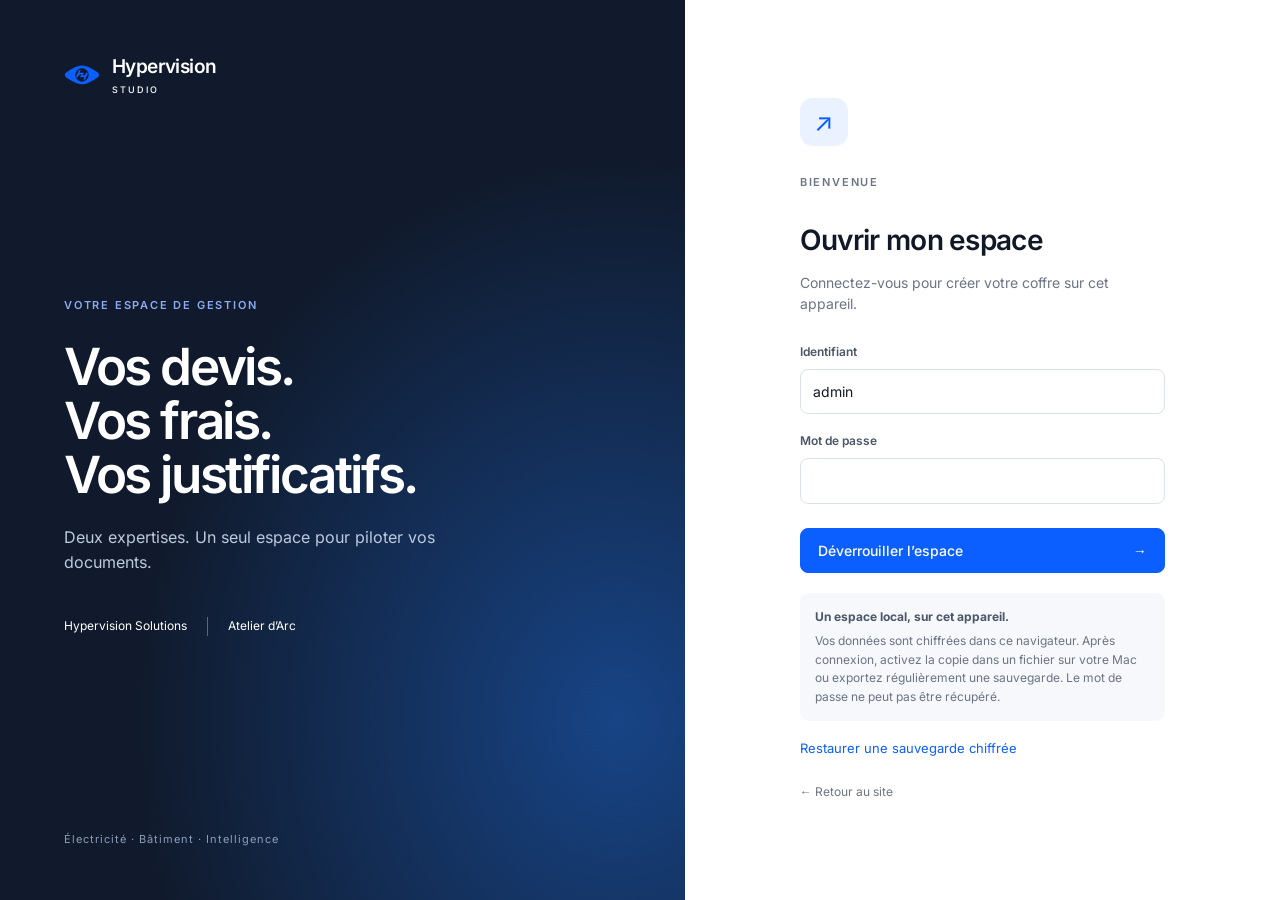
<file: admin/index.html>
<!doctype html>
<html lang="fr"><head><meta charset="utf-8"><meta name="viewport" content="width=device-width,initial-scale=1"><meta name="robots" content="noindex,nofollow,noarchive"><meta name="theme-color" content="#111827"><meta http-equiv="Content-Security-Policy" content="default-src 'self'; script-src 'self'; style-src 'self'; img-src 'self' data: blob:; font-src 'self'; connect-src 'none'; object-src 'none'; base-uri 'none'; form-action 'none'"><title>Hypervision Studio — Gestion</title><link rel="icon" href="../assets/img/favicon.png"><link rel="stylesheet" href="admin.css?v=20260930-mac"><script defer src="vendor/jspdf.umd.min.js"></script><script defer src="vendor/jspdf.plugin.autotable.min.js"></script><script type="module" src="app.mjs?v=20261016-brand"></script></head>
<body>
<section id="login-screen" class="login-screen"><div class="login-story"><a class="brand" href="/"><img src="../assets/img/favicon.png" alt=""><span>Hypervision <small>STUDIO</small></span></a><div><span class="eyebrow">VOTRE ESPACE DE GESTION</span><h1>Vos devis.<br>Vos frais.<br>Vos justificatifs.</h1><p>Deux expertises. Un seul espace pour piloter vos documents.</p><div class="brand-pair"><span>Hypervision Solutions</span><span>Atelier d’Arc</span></div></div><span class="login-footer">Électricité · Bâtiment · Intelligence</span></div><div class="login-side"><form id="login-form" class="login-card"><div class="lock-icon">↗</div><p class="eyebrow blue">BIENVENUE</p><h2>Ouvrir mon espace</h2><p id="login-description">Retrouvez vos clients, devis, frais et justificatifs.</p><label>Identifiant<input name="username" autocomplete="username" required value="admin"></label><label>Mot de passe<input name="password" type="password" autocomplete="current-password" required></label><button class="button primary" type="submit">Déverrouiller l’espace <span>→</span></button><p id="login-error" class="error" role="alert"></p><div class="local-note"><strong>Un espace local, sur cet appareil.</strong><p>Vos données sont chiffrées dans ce navigateur. Après connexion, activez la copie dans un fichier sur votre Mac ou exportez régulièrement une sauvegarde. Le mot de passe ne peut pas être récupéré.</p></div><button type="button" id="restore-login" class="text-button">Restaurer une sauvegarde chiffrée</button><a class="back-link" href="/">← Retour au site</a></form></div></section>
<div id="app-shell" class="app-shell" hidden><aside class="sidebar"><a class="brand" href="/"><img src="../assets/img/favicon.png" alt=""><span>Hypervision<small>STUDIO · GESTION</small></span></a><p class="sidebar-label">ESPACE DE TRAVAIL</p><nav aria-label="Gestion"><button data-view="overview" class="active"><span>◫</span>Vue d’ensemble</button><button data-view="quotes"><span>▤</span>Devis</button><button data-view="expenses"><span>▥</span>Frais & justificatifs</button><button data-view="clients"><span>◎</span>Clients</button><button data-view="settings"><span>⚙</span>Paramètres</button></nav><div class="sidebar-bottom"><div class="workspace-label"><i></i><div>Deux marques, une entreprise<small>Hypervision · Atelier d’Arc</small></div></div><button id="lock-button" class="lock-button">Verrouiller l’espace <span>↗</span></button></div></aside><div class="workspace"><header class="topbar"><span id="breadcrumb">Espace de gestion / Vue d’ensemble</span><div><span class="local-pill">● Coffre local</span><span class="avatar">EI</span></div></header><div id="disk-notice" class="disk-notice" role="status" aria-live="polite"></div><main id="main-content" tabindex="-1"></main><footer class="app-footer">Coffre chiffré · <button id="quick-backup">Exporter une sauvegarde</button></footer></div></div>
<dialog id="dialog"><div id="dialog-content"></div></dialog><input id="backup-file" type="file" accept=".json,application/json" hidden><div id="toast" role="status" aria-live="polite" hidden></div><section id="print-root" aria-label="Document à imprimer"></section>
</body></html>
</file>
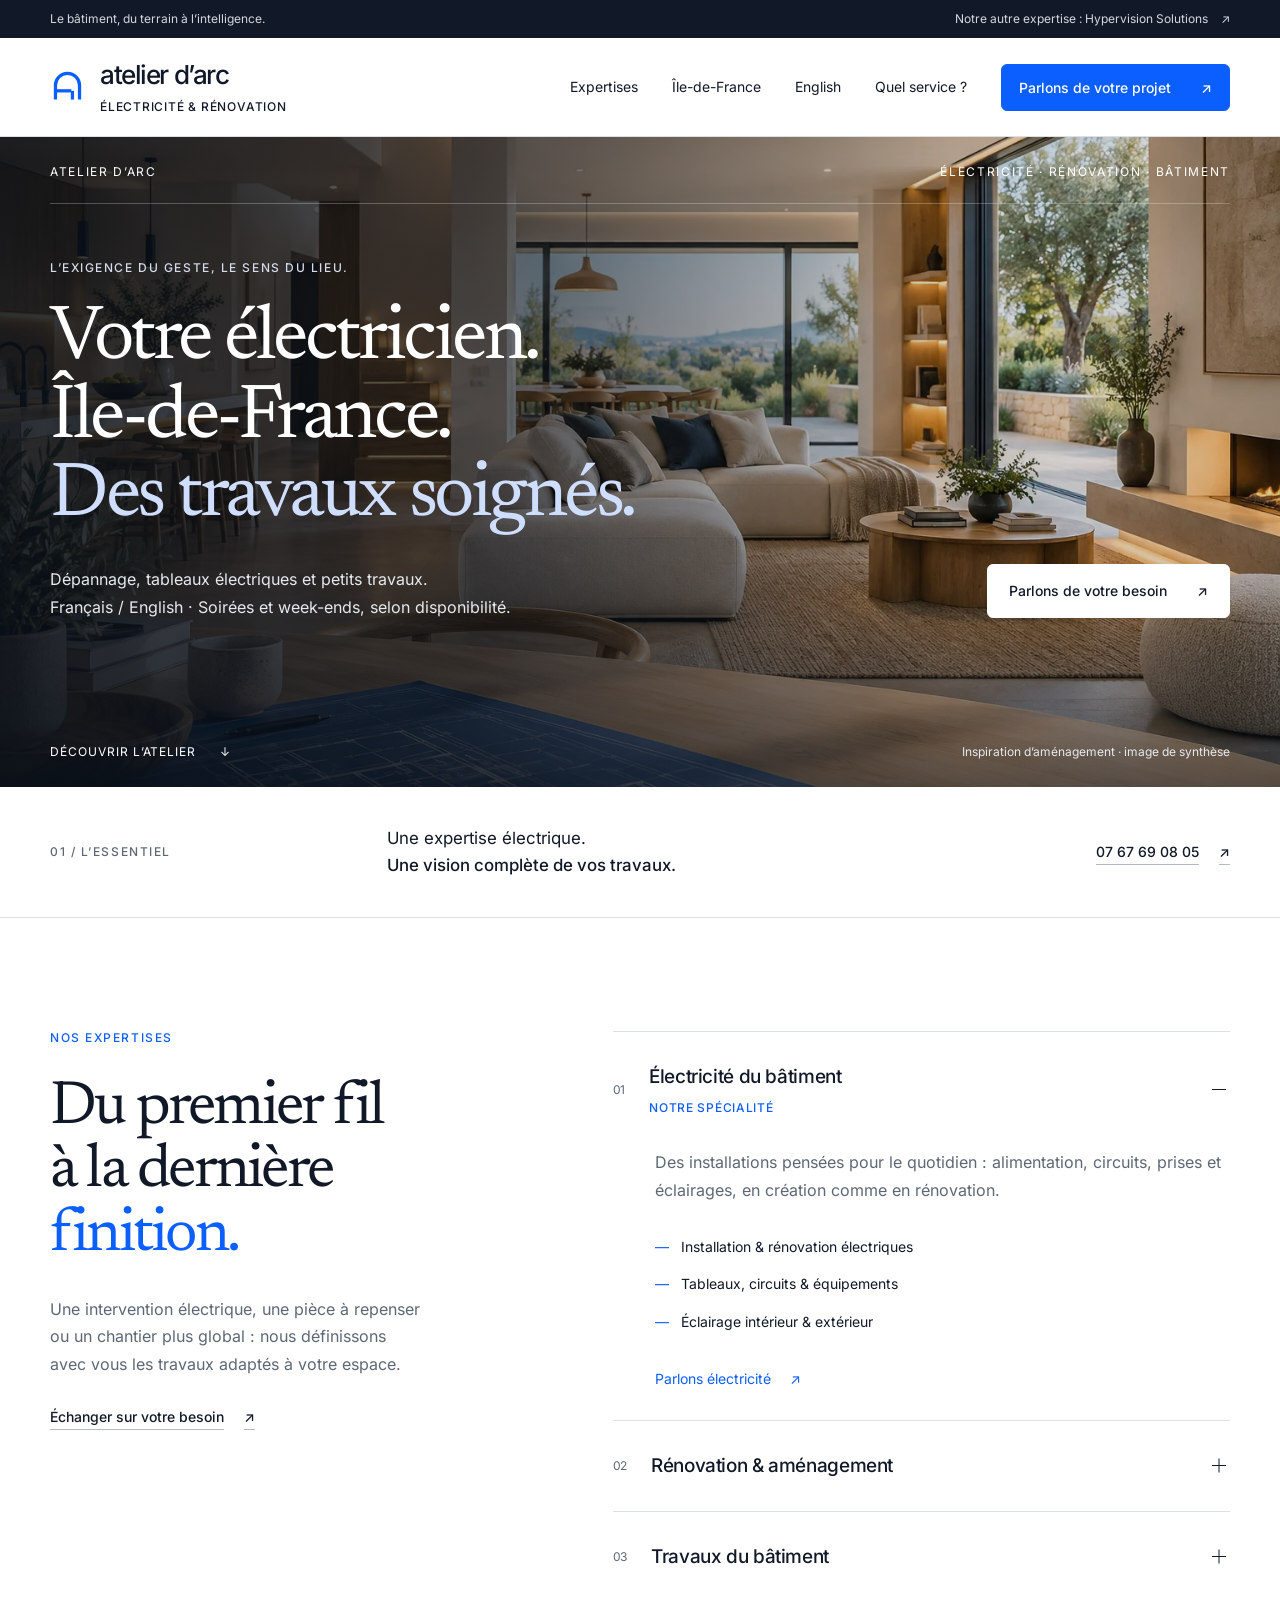
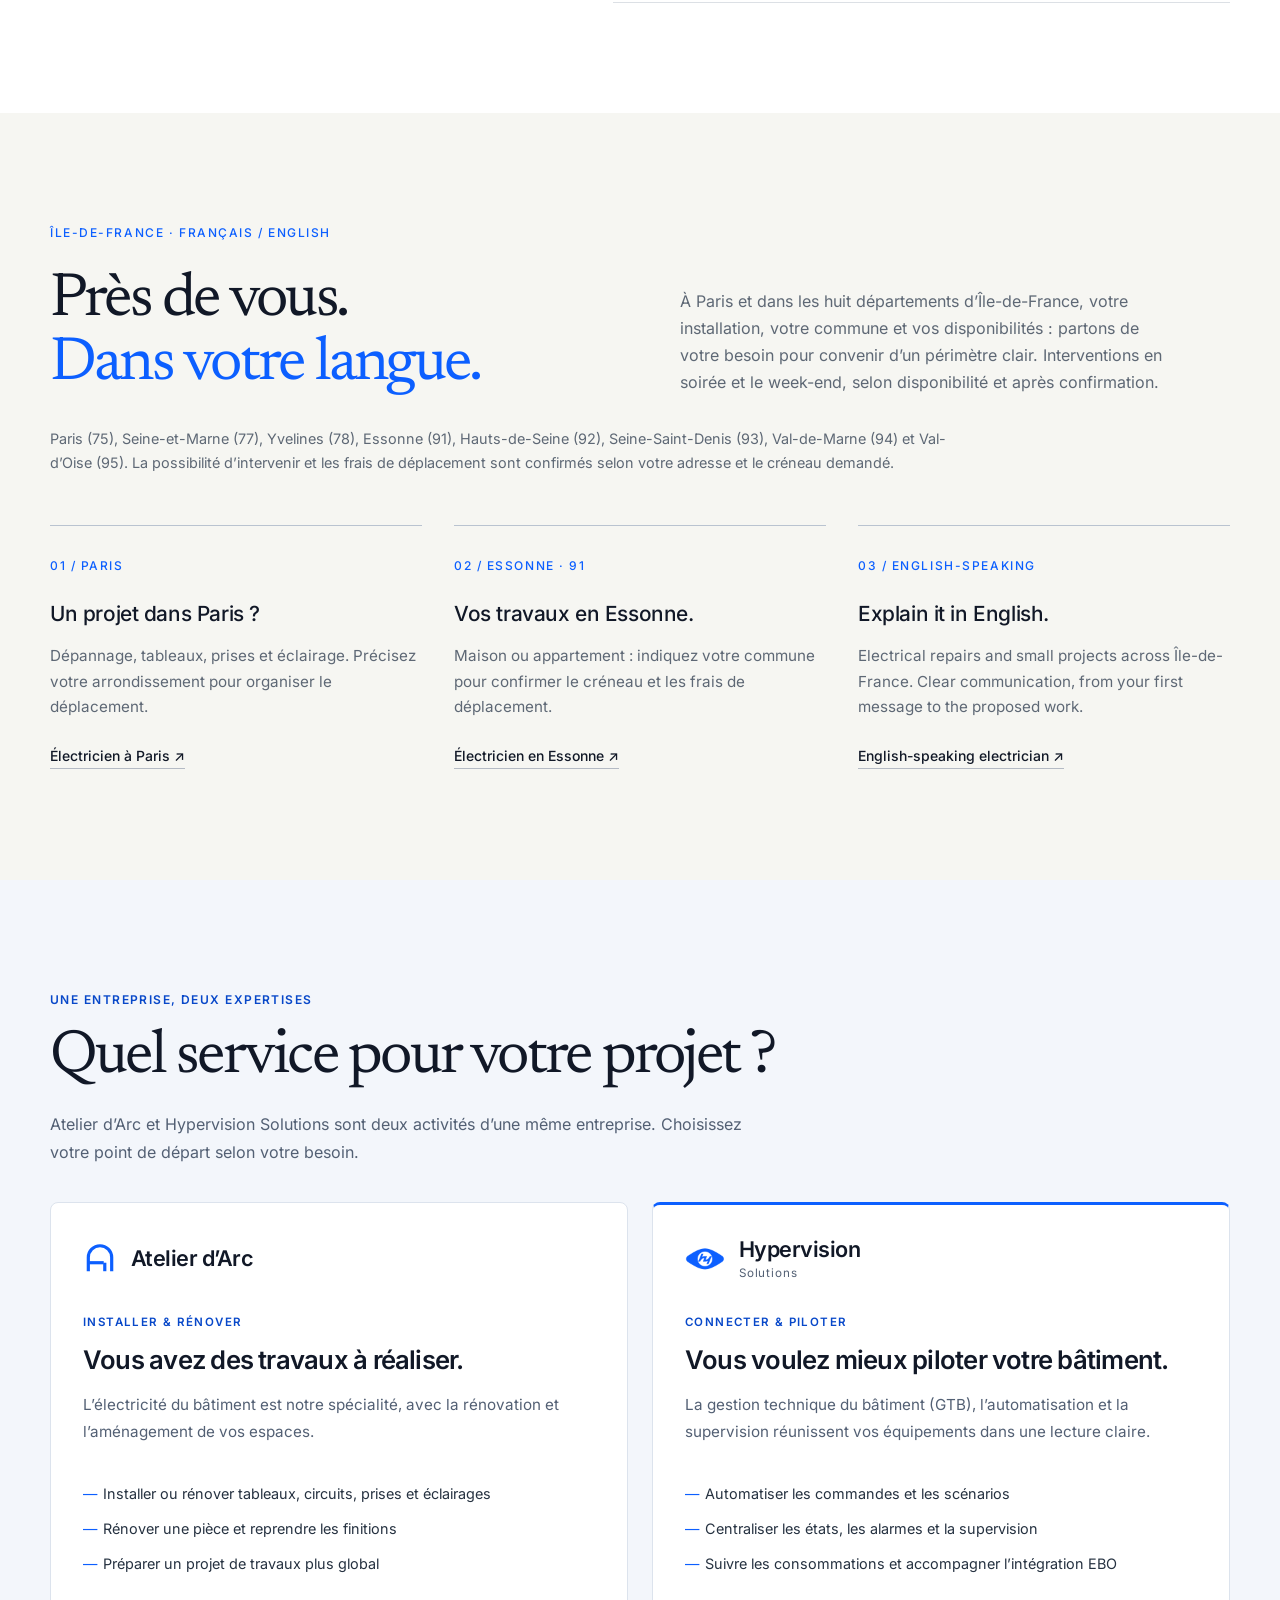
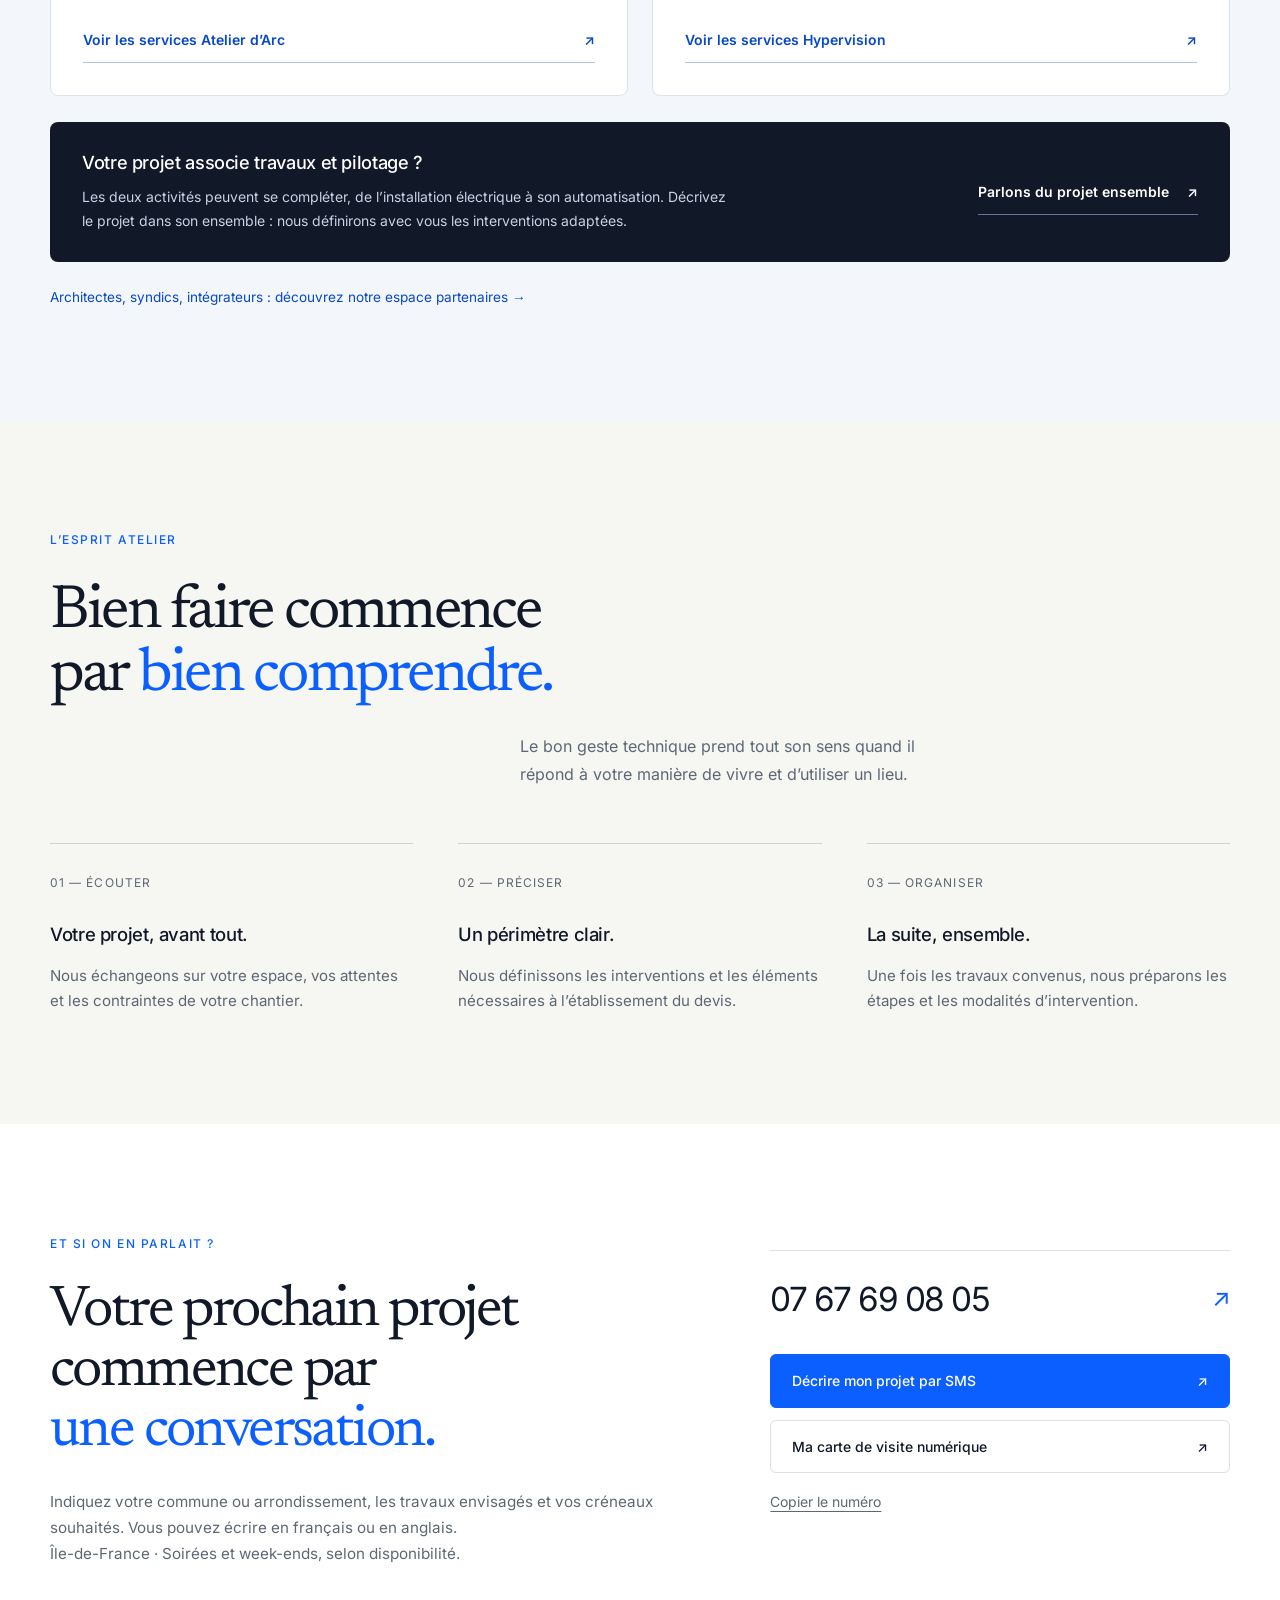
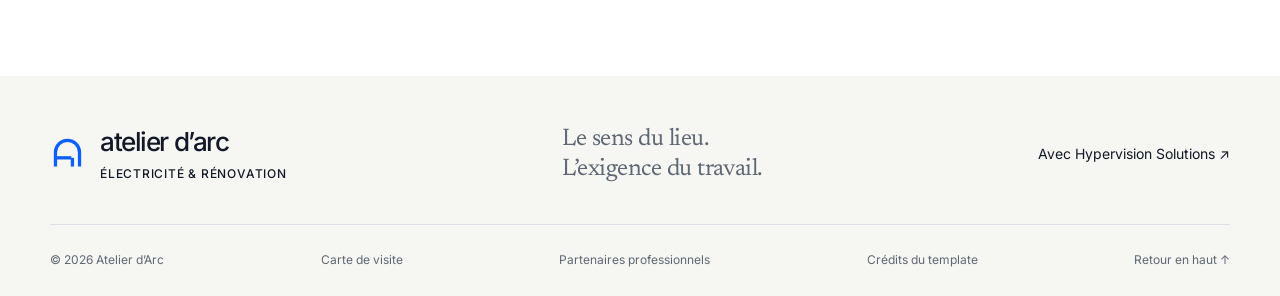
<file: atelierdarc/index.html>
<!doctype html>
<html lang="fr">
<head><meta charset="utf-8"><meta name="viewport" content="width=device-width, initial-scale=1"><meta name="theme-color" content="#111827"><title>Électricien en Île-de-France — Français / English | Atelier d’Arc</title><meta name="description" content="Électricien en Île-de-France : dépannage, tableaux, prises et éclairage. Français / English. Soirées et week-ends selon disponibilité. 07 67 69 08 05."><link rel="icon" href="./assets/favicon.svg" type="image/svg+xml"><link rel="stylesheet" href="./assets/style.css"><link rel="stylesheet" href="../assets/service-guide.css"><link rel="preload" href="./assets/fonts/Newsreader-400.woff2" as="font" type="font/woff2" crossorigin><link rel="preload" href="./assets/interieur-eclairage.webp" as="image"><link rel="stylesheet" href="./assets/local.css?v=20261015-local"><script src="./assets/script.js?v=20261015-local" defer></script><link rel="canonical" href="https://www.hypervision-solution.fr/atelierdarc/"><link rel="alternate" hreflang="fr" href="https://www.hypervision-solution.fr/atelierdarc/"><link rel="alternate" hreflang="en" href="https://www.hypervision-solution.fr/atelierdarc/en/"><link rel="alternate" hreflang="x-default" href="https://www.hypervision-solution.fr/atelierdarc/"><script type="application/ld+json">{"@context": "https://schema.org", "@graph": [{"@type": "Organization", "@id": "https://www.hypervision-solution.fr/#organization", "name": "Hypervision Solutions", "url": "https://www.hypervision-solution.fr/", "subOrganization": {"@id": "https://www.hypervision-solution.fr/atelierdarc/#business"}}, {"@type": "Electrician", "@id": "https://www.hypervision-solution.fr/atelierdarc/#business", "name": "Atelier d’Arc", "url": "https://www.hypervision-solution.fr/atelierdarc/", "telephone": "+33767690805", "logo": "https://www.hypervision-solution.fr/atelierdarc/assets/arc-symbol.svg", "areaServed": {"@type": "AdministrativeArea", "name": "Île-de-France"}, "knowsLanguage": ["fr", "en"], "contactPoint": {"@type": "ContactPoint", "telephone": "+33767690805", "contactType": "customer service", "availableLanguage": ["French", "English"]}, "parentOrganization": {"@id": "https://www.hypervision-solution.fr/#organization"}}, {"@type": "WebPage", "@id": "https://www.hypervision-solution.fr/atelierdarc/#webpage", "url": "https://www.hypervision-solution.fr/atelierdarc/", "name": "Électricien en Île-de-France — Atelier d’Arc", "inLanguage": "fr", "mainEntity": {"@id": "https://www.hypervision-solution.fr/atelierdarc/#business"}}]}</script></head>
<body>
<a href="#contenu" class="skip-link">Aller au contenu</a>
<div class="family-bar"><div class="container"><span>Le bâtiment, du terrain à l’intelligence.</span><a href="https://www.hypervision-solution.fr/" target="_blank" rel="noopener">Notre autre expertise : Hypervision Solutions <span aria-hidden="true">↗</span></a></div></div>
<header class="site-header"><div class="container header-inner"><a class="brand" href="#accueil" aria-label="Atelier d’Arc, accueil"><img src="./assets/arc-symbol.svg" width="40" height="44" alt=""><span class="brand-name">atelier d’arc<span class="brand-caption">ÉLECTRICITÉ & RÉNOVATION</span></span></a><button class="menu-button" aria-controls="navigation" aria-expanded="false" data-nav-toggler type="button">Menu <span aria-hidden="true">☰</span></button><nav id="navigation" aria-label="Navigation principale" data-navbar><a href="#expertises">Expertises</a><a href="#interventions">Île-de-France</a><a href="./en/" lang="en">English</a><a href="#deux-expertises">Quel service ?</a><a href="#contact" class="button button-small">Parlons de votre projet <span aria-hidden="true">↗</span></a></nav></div></header>
<main id="contenu">
<section id="accueil" class="hero" aria-labelledby="hero-title"><img class="hero-image" src="./assets/interieur-eclairage.webp" width="1536" height="1024" alt="Intérieur contemporain avec un éclairage intégré et des finitions bois, illustration d’aménagement." fetchpriority="high"><div class="hero-shade"></div><div class="container hero-inner"><div class="hero-topline"><span>ATELIER D’ARC</span><span>ÉLECTRICITÉ · RÉNOVATION · BÂTIMENT</span></div><div class="hero-content"><p class="eyebrow">L’EXIGENCE DU GESTE, LE SENS DU LIEU.</p><h1 id="hero-title">Votre électricien.<br>Île-de-France.<br><em>Des travaux soignés.</em></h1><div class="hero-bottom"><p>Dépannage, tableaux électriques et petits travaux.<br>Français / English · Soirées et week-ends, selon disponibilité.</p><a href="#contact" class="button button-light">Parlons de votre besoin <span aria-hidden="true">↗</span></a></div></div><div class="hero-caption"><a href="#expertises">DÉCOUVRIR L’ATELIER <span aria-hidden="true">↓</span></a><span>Inspiration d’aménagement · image de synthèse</span></div></div></section>
<div class="intro-strip"><div class="container"><span class="section-index">01 / L’ESSENTIEL</span><p>Une expertise électrique.<br><strong>Une vision complète de vos travaux.</strong></p><a class="inline-link" href="tel:+33767690805">07 67 69 08 05 <span aria-hidden="true">↗</span></a></div></div>
<section class="section expertise-section" id="expertises" aria-labelledby="expertise-title"><div class="container expertise-layout"><div class="section-intro"><p class="eyebrow blue">NOS EXPERTISES</p><h2 id="expertise-title">Du premier fil<br> à la dernière<br> <em>finition.</em></h2><p>Une intervention électrique, une pièce à repenser ou un chantier plus global : nous définissons avec vous les travaux adaptés à votre espace.</p><a href="#contact" class="inline-link">Échanger sur votre besoin <span aria-hidden="true">↗</span></a></div><div class="expertise-list"><details name="expertises" open><summary><span class="service-number">01</span><span>Électricité du bâtiment<small>NOTRE SPÉCIALITÉ</small></span><span class="expand" aria-hidden="true"></span></summary><div class="service-content"><p>Des installations pensées pour le quotidien : alimentation, circuits, prises et éclairages, en création comme en rénovation.</p><ul><li>Installation & rénovation électriques</li><li>Tableaux, circuits & équipements</li><li>Éclairage intérieur & extérieur</li></ul><a href="#contact">Parlons électricité <span aria-hidden="true">↗</span></a></div></details><details name="expertises"><summary><span class="service-number">02</span><span>Rénovation & aménagement</span><span class="expand" aria-hidden="true"></span></summary><div class="service-content"><p>Faire évoluer votre intérieur, adapter une pièce à de nouveaux usages et soigner les finitions qui changent le quotidien.</p><ul><li>Rénovation intérieure</li><li>Aménagement des espaces</li><li>Reprises & finitions</li></ul><a href="#contact">Parlons rénovation <span aria-hidden="true">↗</span></a></div></details><details name="expertises"><summary><span class="service-number">03</span><span>Travaux du bâtiment</span><span class="expand" aria-hidden="true"></span></summary><div class="service-content"><p>Un projet plus large ? Nous étudions les différents corps de métier, les contraintes du lieu et le périmètre de l’intervention.</p><ul><li>Travaux tous corps d’état</li><li>Interventions ciblées ou globales</li><li>Étude des besoins du chantier</li></ul><a href="#contact">Parlons de votre chantier <span aria-hidden="true">↗</span></a></div></details></div></div></section>
<section class="section local-home" id="interventions" aria-labelledby="local-title"><div class="container"><div class="local-home-heading"><div><p class="eyebrow blue">ÎLE-DE-FRANCE · FRANÇAIS / ENGLISH</p><h2 id="local-title">Près de vous.<br><em>Dans votre langue.</em></h2></div><p>À Paris et dans les huit départements d’Île-de-France, votre installation, votre commune et vos disponibilités : partons de votre besoin pour convenir d’un périmètre clair. Interventions en soirée et le week-end, selon disponibilité et après confirmation.</p></div><p class="local-region-note">Paris (75), Seine-et-Marne (77), Yvelines (78), Essonne (91), Hauts-de-Seine (92), Seine-Saint-Denis (93), Val-de-Marne (94) et Val-d’Oise (95). La possibilité d’intervenir et les frais de déplacement sont confirmés selon votre adresse et le créneau demandé.</p><div class="local-cards"><article><span class="eyebrow blue">01 / PARIS</span><h3>Un projet dans Paris ?</h3><p>Dépannage, tableaux, prises et éclairage. Précisez votre arrondissement pour organiser le déplacement.</p><a class="inline-link" href="./electricien-paris/">Électricien à Paris ↗</a></article><article><span class="eyebrow blue">02 / ESSONNE · 91</span><h3>Vos travaux en Essonne.</h3><p>Maison ou appartement : indiquez votre commune pour confirmer le créneau et les frais de déplacement.</p><a class="inline-link" href="./electricien-essonne/">Électricien en Essonne ↗</a></article><article lang="en"><span class="eyebrow blue">03 / ENGLISH-SPEAKING</span><h3>Explain it in English.</h3><p>Electrical repairs and small projects across Île-de-France. Clear communication, from your first message to the proposed work.</p><a class="inline-link" href="./en/">English-speaking electrician ↗</a></article></div></div></section>
<section class="section service-guide" id="deux-expertises" aria-labelledby="service-guide-title">
  <div class="container">
    <div class="service-guide-heading">
      <p class="service-guide-eyebrow" data-i18n="guideEyebrow">UNE ENTREPRISE, DEUX EXPERTISES</p>
      <h2 id="service-guide-title" data-i18n="guideTitle">Quel service pour votre projet ?</h2>
      <p data-i18n="guideIntro">Atelier d’Arc et Hypervision Solutions sont deux activités d’une même entreprise. Choisissez votre point de départ selon votre besoin.</p>
    </div>
    <div class="service-guide-grid">
      <article class="service-guide-card">
        <div class="service-guide-brand"><img src="./assets/arc-symbol.svg" width="34" height="40" alt=""><strong>Atelier d’Arc</strong></div>
        <p class="service-guide-role" data-i18n="guideAtelierRole">INSTALLER & RÉNOVER</p>
        <h3 data-i18n="guideAtelierTitle">Vous avez des travaux à réaliser.</h3>
        <p data-i18n="guideAtelierText">L’électricité du bâtiment est notre spécialité, avec la rénovation et l’aménagement de vos espaces.</p>
        <ul><li data-i18n="guideAtelierItem1">Installer ou rénover tableaux, circuits, prises et éclairages</li><li data-i18n="guideAtelierItem2">Rénover une pièce et reprendre les finitions</li><li data-i18n="guideAtelierItem3">Préparer un projet de travaux plus global</li></ul>
        <a class="service-guide-link" href="#expertises"><span data-i18n="guideAtelierLink">Voir les services Atelier d’Arc</span><span aria-hidden="true">↗</span></a>
      </article>
      <article class="service-guide-card service-guide-card-hyper">
        <div class="service-guide-brand"><img src="/assets/img/favicon.png" width="40" height="40" alt=""><strong>Hypervision <small>Solutions</small></strong></div>
        <p class="service-guide-role" data-i18n="guideHyperRole">CONNECTER & PILOTER</p>
        <h3 data-i18n="guideHyperTitle">Vous voulez mieux piloter votre bâtiment.</h3>
        <p data-i18n="guideHyperText">La gestion technique du bâtiment (GTB), l’automatisation et la supervision réunissent vos équipements dans une lecture claire.</p>
        <ul><li data-i18n="guideHyperItem1">Automatiser les commandes et les scénarios</li><li data-i18n="guideHyperItem2">Centraliser les états, les alarmes et la supervision</li><li data-i18n="guideHyperItem3">Suivre les consommations et accompagner l’intégration EBO</li></ul>
        <a class="service-guide-link" href="/#services"><span data-i18n="guideHyperLink">Voir les services Hypervision</span><span aria-hidden="true">↗</span></a>
      </article>
    </div>
    <div class="service-guide-together"><div><h3 data-i18n="guideTogetherTitle">Votre projet associe travaux et pilotage ?</h3><p data-i18n="guideTogetherText">Les deux activités peuvent se compléter, de l’installation électrique à son automatisation. Décrivez le projet dans son ensemble : nous définirons avec vous les interventions adaptées.</p></div><a class="service-guide-link" href="#contact"><span data-i18n="guideTogetherLink">Parlons du projet ensemble</span><span aria-hidden="true">↗</span></a></div>
    <a class="service-guide-shortcut" href="/partenaires/" data-i18n="partnersLink">Architectes, syndics, intégrateurs : découvrez notre espace partenaires →</a>
  </div>
</section>
<section class="section approach-section" id="approche" aria-labelledby="approach-title"><div class="container"><div class="approach-heading"><p class="eyebrow blue">L’ESPRIT ATELIER</p><h2 id="approach-title">Bien faire commence<br>par <em>bien comprendre.</em></h2><p>Le bon geste technique prend tout son sens quand il répond à votre manière de vivre et d’utiliser un lieu.</p></div><ol class="method-grid"><li><span>01 — ÉCOUTER</span><h3>Votre projet, avant tout.</h3><p>Nous échangeons sur votre espace, vos attentes et les contraintes de votre chantier.</p></li><li><span>02 — PRÉCISER</span><h3>Un périmètre clair.</h3><p>Nous définissons les interventions et les éléments nécessaires à l’établissement du devis.</p></li><li><span>03 — ORGANISER</span><h3>La suite, ensemble.</h3><p>Une fois les travaux convenus, nous préparons les étapes et les modalités d’intervention.</p></li></ol></div></section>
<section class="section contact-section" id="contact" aria-labelledby="contact-title"><div class="container contact-layout"><div><p class="eyebrow blue">ET SI ON EN PARLAIT ?</p><h2 id="contact-title">Votre prochain projet<br>commence par<br><em>une conversation.</em></h2><p>Indiquez votre commune ou arrondissement, les travaux envisagés et vos créneaux souhaités. Vous pouvez écrire en français ou en anglais.<br>Île-de-France · Soirées et week-ends, selon disponibilité.</p></div><div class="contact-actions"><a class="contact-phone" href="tel:+33767690805" aria-label="Appeler Atelier d’Arc au 07 67 69 08 05">07 67 69 08 05 <span aria-hidden="true">↗</span></a><a class="button" href="sms:+33767690805" data-sms>Décrire mon projet par SMS <span aria-hidden="true">↗</span></a><a class="button button-outline" href="./carte/">Ma carte de visite numérique <span aria-hidden="true">↗</span></a><button class="copy-phone" type="button" data-copy>Copier le numéro</button><span class="copy-status" role="status" aria-live="polite" data-copy-status></span></div></div></section>
</main><footer class="site-footer"><div class="container footer-top"><a class="brand" href="#accueil"><img src="./assets/arc-symbol.svg" width="40" height="44" alt=""><span class="brand-name">atelier d’arc<span class="brand-caption">ÉLECTRICITÉ & RÉNOVATION</span></span></a><p>Le sens du lieu.<br>L’exigence du travail.</p><a href="https://www.hypervision-solution.fr/" target="_blank" rel="noopener">Avec Hypervision Solutions ↗</a></div><div class="container footer-bottom"><span>© <span data-year>2026</span> Atelier d’Arc</span><a href="./carte/">Carte de visite</a><a href="/partenaires/">Partenaires professionnels</a><a href="./LICENSE-Adex.txt">Crédits du template</a><a href="#accueil">Retour en haut ↑</a></div></footer>
</body></html>
</file>
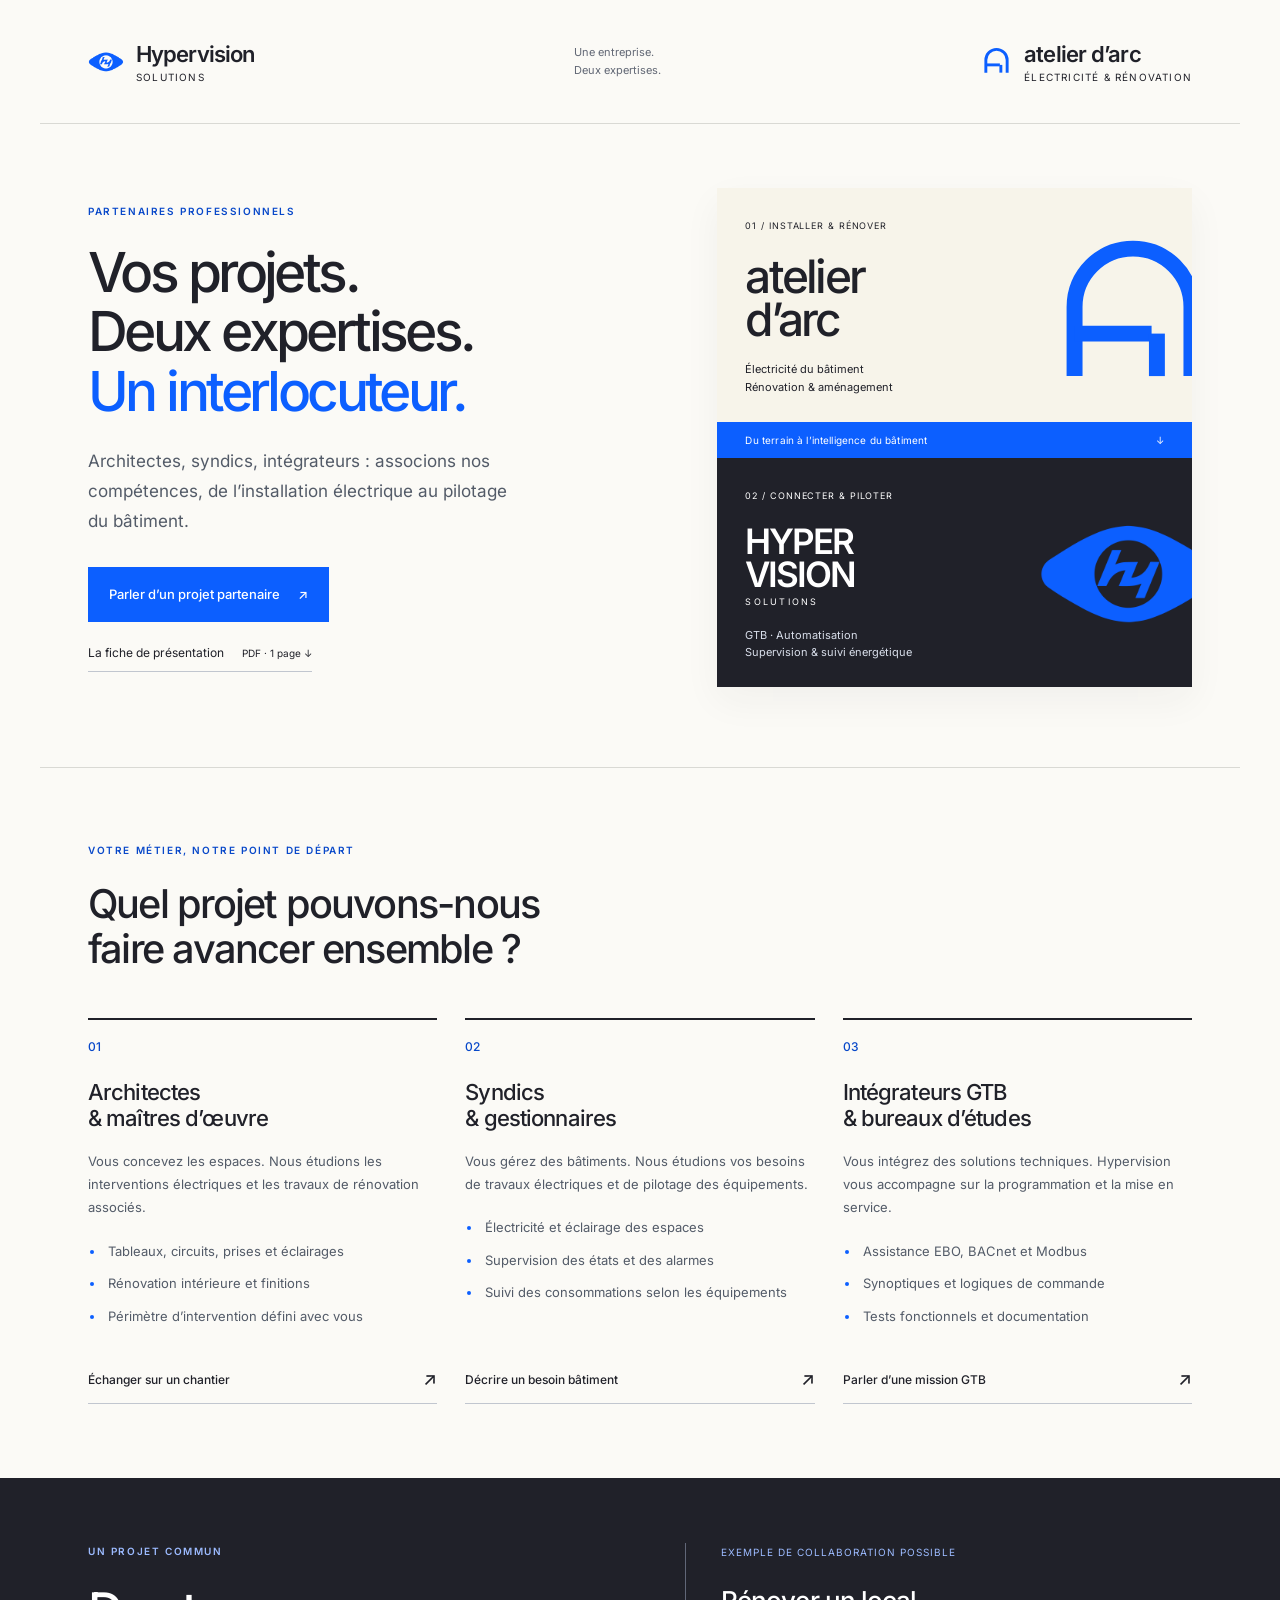
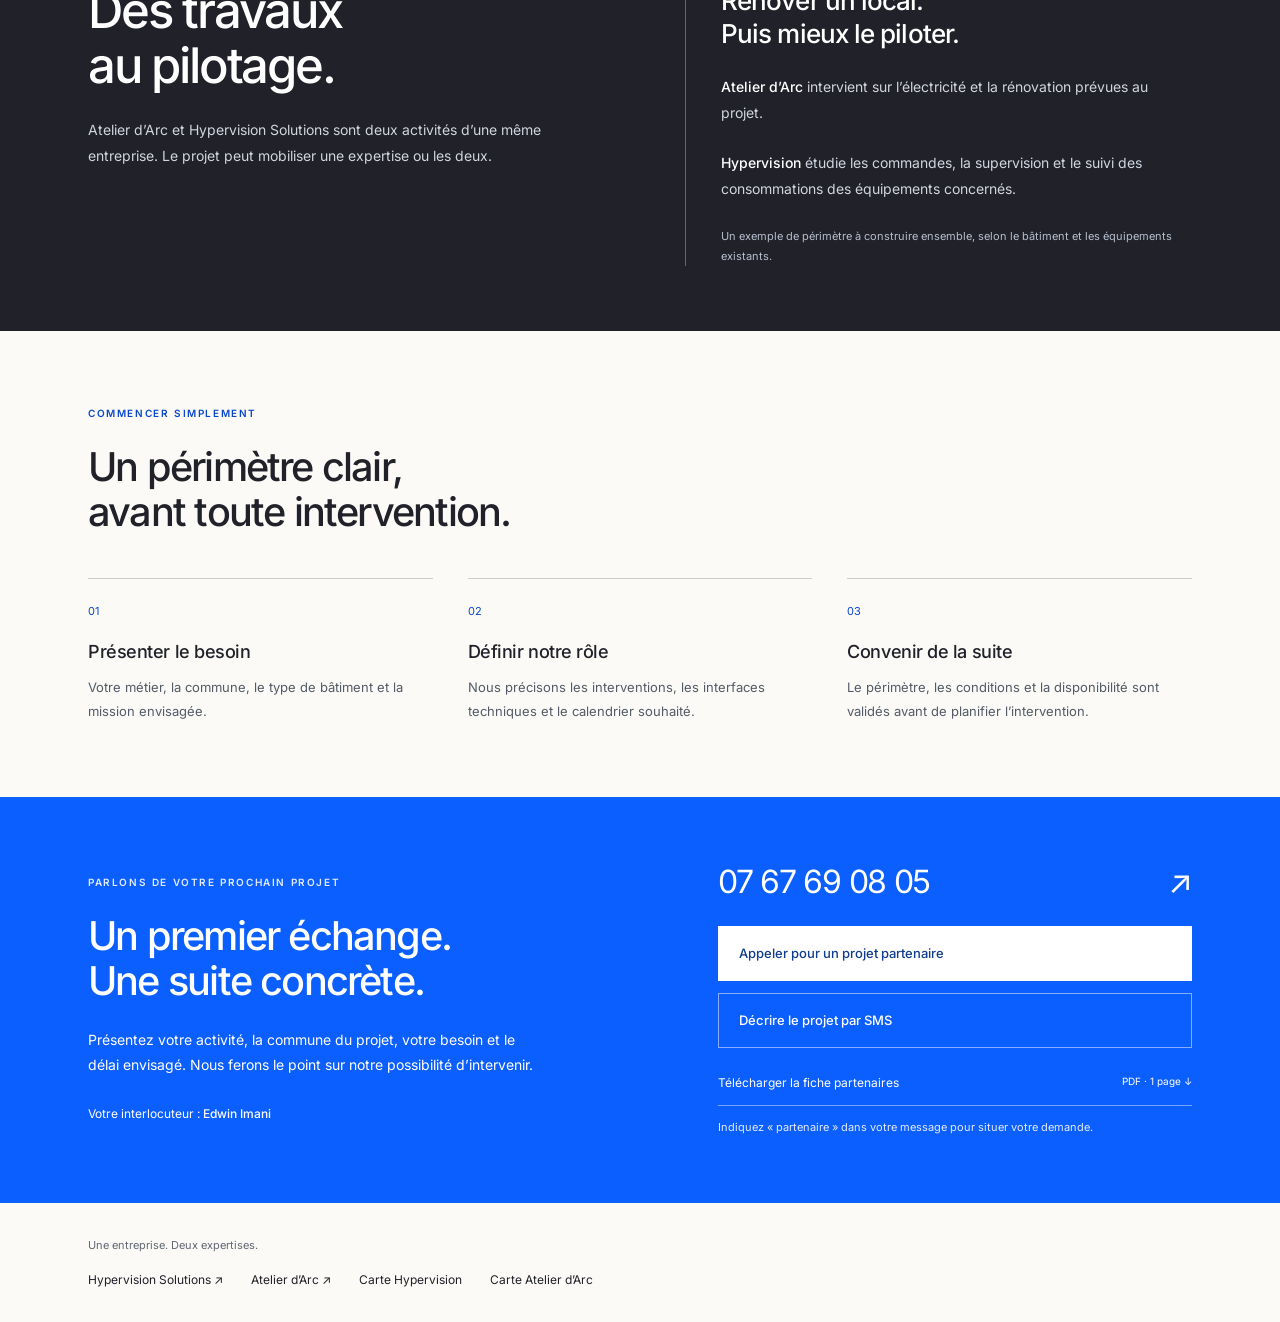
<file: partenaires/index.html>
<!doctype html>
<html lang="fr">
<head>
<meta charset="utf-8"><meta name="viewport" content="width=device-width,initial-scale=1">
<title>Partenaires professionnels | Hypervision Solutions & Atelier d’Arc</title>
<meta name="description" content="Architectes, syndics et intégrateurs GTB : échangeons sur vos projets d’électricité, de rénovation, d’automatisation et de supervision. Un interlocuteur, deux expertises.">
<meta name="theme-color" content="#202129"><link rel="canonical" href="https://www.hypervision-solution.fr/partenaires/">
<meta property="og:type" content="website"><meta property="og:locale" content="fr_FR"><meta property="og:title" content="Vos projets. Deux expertises. Un interlocuteur."><meta property="og:description" content="Atelier d’Arc & Hypervision Solutions : de l’installation électrique au pilotage du bâtiment. Découvrez nos interventions pour les professionnels."><meta property="og:url" content="https://www.hypervision-solution.fr/partenaires/">
<link rel="icon" href="/assets/img/favicon.png"><link rel="stylesheet" href="/assets/partners.css?v=20260929">
</head>
<body>
<a class="skip" href="#contenu">Aller au contenu</a>
<header class="masthead wrap">
<a class="lockup" href="/" aria-label="Accueil Hypervision Solutions"><img src="/assets/img/favicon.png" alt="" width="36" height="36"><span>Hypervision<small>Solutions</small></span></a>
<span class="family">Une entreprise.<br>Deux expertises.</span>
<a class="lockup atelier-lockup" href="/atelierdarc/" aria-label="Accueil Atelier d’Arc"><img src="/atelierdarc/assets/arc-symbol.svg" alt="" width="31" height="36"><span>atelier d’arc<small>Électricité & rénovation</small></span></a>
</header>
<main id="contenu">
<section class="hero wrap" aria-labelledby="title">
<div class="hero-copy"><p class="eyebrow">Partenaires professionnels</p><h1 id="title">Vos projets.<br>Deux expertises.<br><em>Un interlocuteur.</em></h1>
<p class="intro">Architectes, syndics, intégrateurs : associons nos compétences, de l’installation électrique au pilotage du bâtiment.</p>
<div class="actions"><a class="button primary" href="#contact">Parler d’un projet partenaire <span aria-hidden="true">↗</span></a><a class="text-link" href="/downloads/Hypervision-Atelier-dArc-partenaires.pdf" download>La fiche de présentation <span>PDF · 1 page ↓</span></a></div>
</div>
<div class="expertise-stack" aria-label="Nos deux activités complémentaires">
<div class="brand-block atelier"><span class="block-index">01 / INSTALLER & RÉNOVER</span><img src="/atelierdarc/assets/arc-symbol.svg" alt="" class="arc-mark"><h2>atelier<br>d’arc</h2><p>Électricité du bâtiment<br>Rénovation & aménagement</p></div>
<div class="bridge"><span>Du terrain à l’intelligence du bâtiment</span><span aria-hidden="true">↓</span></div>
<div class="brand-block hyper"><span class="block-index">02 / CONNECTER & PILOTER</span><img src="/assets/img/favicon.png" alt="" class="hyper-mark"><h2>HYPER<span>VISION</span><small>SOLUTIONS</small></h2><p>GTB · Automatisation<br>Supervision & suivi énergétique</p></div>
</div>
</section>
<section class="audiences section wrap" aria-labelledby="audiences-title">
<div class="section-heading"><p class="eyebrow">Votre métier, notre point de départ</p><h2 id="audiences-title">Quel projet pouvons-nous<br>faire avancer ensemble ?</h2></div>
<div class="audience-grid">
<article class="audience"><span class="number">01</span><h3>Architectes<br>& maîtres d’œuvre</h3><p>Vous concevez les espaces. Nous étudions les interventions électriques et les travaux de rénovation associés.</p><ul><li>Tableaux, circuits, prises et éclairages</li><li>Rénovation intérieure et finitions</li><li>Périmètre d’intervention défini avec vous</li></ul><a href="#contact" class="text-link">Échanger sur un chantier <span aria-hidden="true">↗</span></a></article>
<article class="audience"><span class="number">02</span><h3>Syndics<br>& gestionnaires</h3><p>Vous gérez des bâtiments. Nous étudions vos besoins de travaux électriques et de pilotage des équipements.</p><ul><li>Électricité et éclairage des espaces</li><li>Supervision des états et des alarmes</li><li>Suivi des consommations selon les équipements</li></ul><a href="#contact" class="text-link">Décrire un besoin bâtiment <span aria-hidden="true">↗</span></a></article>
<article class="audience"><span class="number">03</span><h3>Intégrateurs GTB<br>& bureaux d’études</h3><p>Vous intégrez des solutions techniques. Hypervision vous accompagne sur la programmation et la mise en service.</p><ul><li>Assistance EBO, BACnet et Modbus</li><li>Synoptiques et logiques de commande</li><li>Tests fonctionnels et documentation</li></ul><a href="#contact" class="text-link">Parler d’une mission GTB <span aria-hidden="true">↗</span></a></article>
</div>
</section>
<section class="scope" aria-labelledby="scope-title"><div class="wrap scope-layout"><div><p class="eyebrow">Un projet commun</p><h2 id="scope-title">Des travaux<br>au pilotage.</h2><p>Atelier d’Arc et Hypervision Solutions sont deux activités d’une même entreprise. Le projet peut mobiliser une expertise ou les deux.</p></div><div class="example"><p class="example-label">Exemple de collaboration possible</p><h3>Rénover un local.<br>Puis mieux le piloter.</h3><p><strong>Atelier d’Arc</strong> intervient sur l’électricité et la rénovation prévues au projet.</p><p><strong>Hypervision</strong> étudie les commandes, la supervision et le suivi des consommations des équipements concernés.</p><p class="example-note">Un exemple de périmètre à construire ensemble, selon le bâtiment et les équipements existants.</p></div></div></section>
<section class="section wrap method" aria-labelledby="method-title"><div class="section-heading"><p class="eyebrow">Commencer simplement</p><h2 id="method-title">Un périmètre clair,<br>avant toute intervention.</h2></div><ol class="steps"><li><span>01</span><h3>Présenter le besoin</h3><p>Votre métier, la commune, le type de bâtiment et la mission envisagée.</p></li><li><span>02</span><h3>Définir notre rôle</h3><p>Nous précisons les interventions, les interfaces techniques et le calendrier souhaité.</p></li><li><span>03</span><h3>Convenir de la suite</h3><p>Le périmètre, les conditions et la disponibilité sont validés avant de planifier l’intervention.</p></li></ol></section>
<section id="contact" class="contact" aria-labelledby="contact-title"><div class="wrap contact-layout"><div><p class="eyebrow">Parlons de votre prochain projet</p><h2 id="contact-title">Un premier échange.<br>Une suite concrète.</h2><p>Présentez votre activité, la commune du projet, votre besoin et le délai envisagé. Nous ferons le point sur notre possibilité d’intervenir.</p><p class="contact-name">Votre interlocuteur : <strong>Edwin Imani</strong></p></div><div class="contact-options"><a class="phone" href="tel:+33767690805">07 67 69 08 05 <span aria-hidden="true">↗</span></a><a class="button light" href="tel:+33767690805">Appeler pour un projet partenaire</a><a class="button outline" href="sms:+33767690805">Décrire le projet par SMS</a><a class="contact-pdf" href="/downloads/Hypervision-Atelier-dArc-partenaires.pdf" download>Télécharger la fiche partenaires <span>PDF · 1 page ↓</span></a><p class="contact-note">Indiquez « partenaire » dans votre message pour situer votre demande.</p></div></div></section>
</main>
<footer class="wrap footer"><p>Une entreprise. Deux expertises.</p><nav aria-label="Découvrir nos activités"><a href="/">Hypervision Solutions ↗</a><a href="/atelierdarc/">Atelier d’Arc ↗</a><a href="/business-card.html">Carte Hypervision</a><a href="/atelierdarc/carte/">Carte Atelier d’Arc</a></nav></footer>
</body></html>
</file>
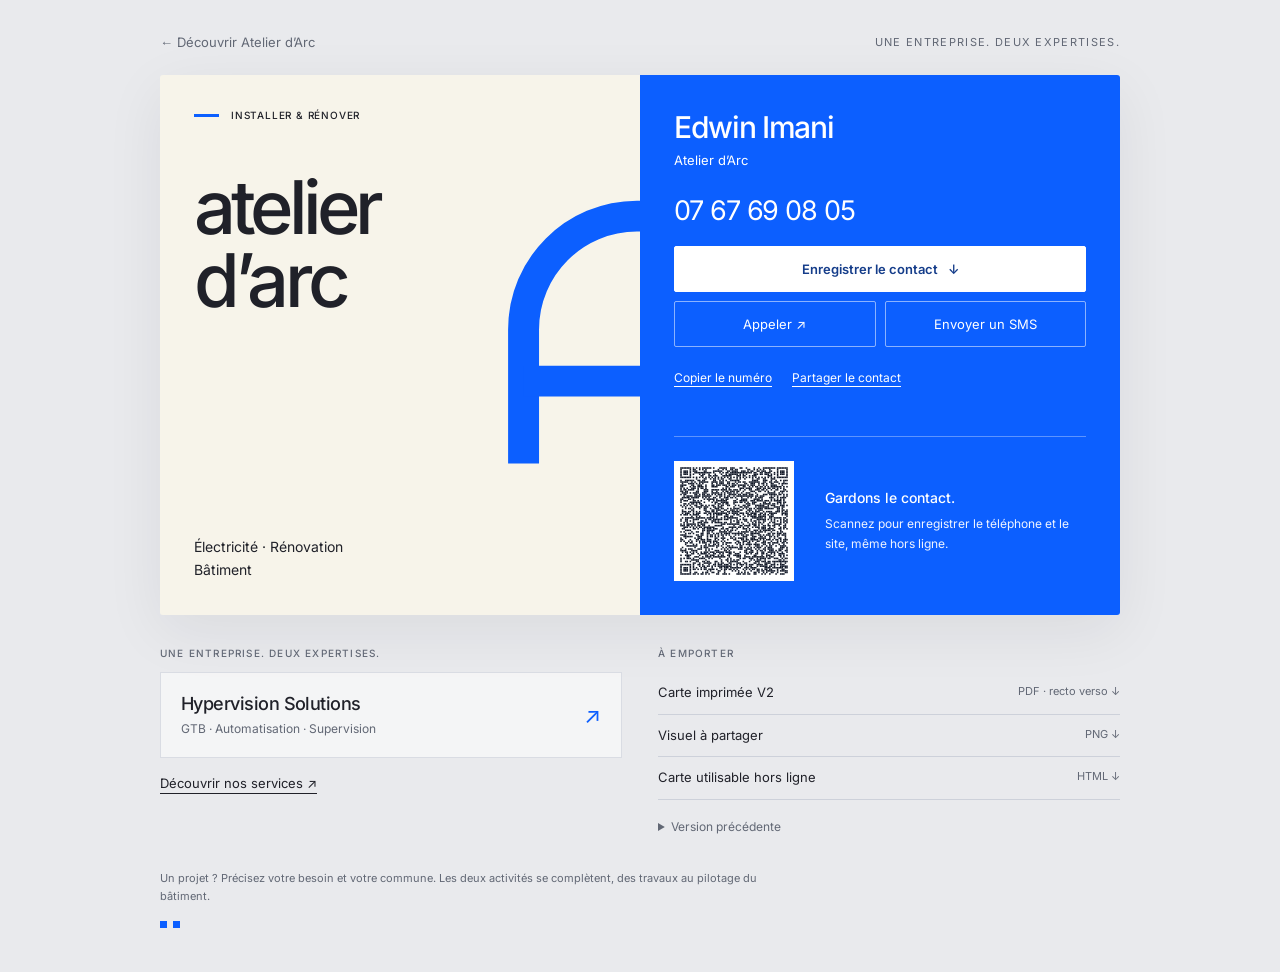
<file: atelierdarc/carte/index.html>
<!doctype html>
<html lang="fr"><head><meta charset="utf-8"><meta name="viewport" content="width=device-width,initial-scale=1">
<title>Edwin Imani — Atelier d’Arc | Carte de visite</title>
<meta name="description" content="Contactez Edwin Imani chez Atelier d’Arc au 07 67 69 08 05. Enregistrez ses coordonnées et découvrez nos deux expertises.">
<meta name="theme-color" content="#0c5fff"><link rel="canonical" href="https://www.hypervision-solution.fr/atelierdarc/carte/">
<link rel="icon" href="/atelierdarc/assets/arc-symbol.svg"><link rel="stylesheet" href="/assets/cards-v2.css?v=20260928">
<script src="/assets/cards-v2.js?v=20260928" defer></script></head>
<body class="atelier" data-brand="Atelier d’Arc">
<a class="skip" href="#contact">Aller aux coordonnées</a>
<main class="shell"><nav class="topbar" aria-label="Navigation de la carte"><a href="/atelierdarc/">← Découvrir Atelier d’Arc</a><span class="family-label">Une entreprise. Deux expertises.</span></nav>
<article class="card" aria-label="Carte de visite Atelier d’Arc">
<header class="brand-face"><p class="brand-kicker">INSTALLER & RÉNOVER</p><h1 class="brand-name" aria-label="Atelier d’Arc">atelier<span>d’arc</span></h1>
<img class="brand-symbol" src="/atelierdarc/assets/arc-symbol.svg" alt="" aria-hidden="true"><p class="brand-services">Électricité · Rénovation<br>Bâtiment</p></header>
<section class="contact-face" id="contact" aria-labelledby="person"><div class="person"><h2 id="person">Edwin Imani</h2><p>Atelier d’Arc</p></div>
<a class="phone" href="tel:+33767690805">07 67 69 08 05</a>
<div class="actions"><a class="action primary card-save" data-save-contact href="/atelierdarc/downloads/atelier-darc-contact.vcf?v=20260928" download="Atelier-dArc-Edwin-Imani.vcf">Enregistrer le contact <span aria-hidden="true">↓</span></a>
<a class="action" href="tel:+33767690805">Appeler ↗</a><a class="action" href="sms:+33767690805" data-sms>Envoyer un SMS</a></div>
<div class="utilities"><button class="text-button" data-copy type="button">Copier le numéro</button><button class="text-button" data-share type="button">Partager le contact</button></div>
<p class="status" data-status role="status" aria-live="polite"></p>
<div class="qr-row"><img src="/atelierdarc/assets/contact-qr.svg?v=20260928" width="132" height="132" alt="QR pour enregistrer le contact Edwin Imani, Atelier d’Arc">
<div><h3>Gardons le contact.</h3><p>Scannez pour enregistrer le téléphone et le site, même hors ligne.</p></div></div></section></article>
<div class="below"><section aria-label="Notre autre expertise"><p class="eyebrow">Une entreprise. Deux expertises.</p>
<a class="sibling" href="/business-card.html"><span><strong>Hypervision Solutions</strong><small>GTB · Automatisation · Supervision</small></span><span aria-hidden="true">↗</span></a>
<a class="services-link" href="/atelierdarc/">Découvrir nos services ↗</a></section>
<section class="download-section" aria-label="Téléchargements"><p class="eyebrow">À emporter</p><div class="downloads">
<a href="/atelierdarc/downloads/Atelier-dArc-carte-de-visite-impression.pdf?v=20260928" download>Carte imprimée V2 <span>PDF · recto verso ↓</span></a>
<a href="/atelierdarc/downloads/Atelier-dArc-carte-de-visite.png?v=20260928" download>Visuel à partager <span>PNG ↓</span></a>
<a data-offline-download href="/atelierdarc/downloads/Atelier-dArc-carte-numerique.html?v=20260928" download>Carte utilisable hors ligne <span>HTML ↓</span></a></div>
<details class="archive"><summary>Version précédente</summary><a href="/atelierdarc/downloads/archives/Atelier-dArc-carte-V1.pdf" download>Conserver la carte V1 (PDF) ↓</a></details></section></div>
<p class="footnote">Un projet ? Précisez votre besoin et votre commune. Les deux activités se complètent, des travaux au pilotage du bâtiment.</p>
<div class="bottom-signature" aria-hidden="true"><i></i><i></i></div></main></body></html>
</file>
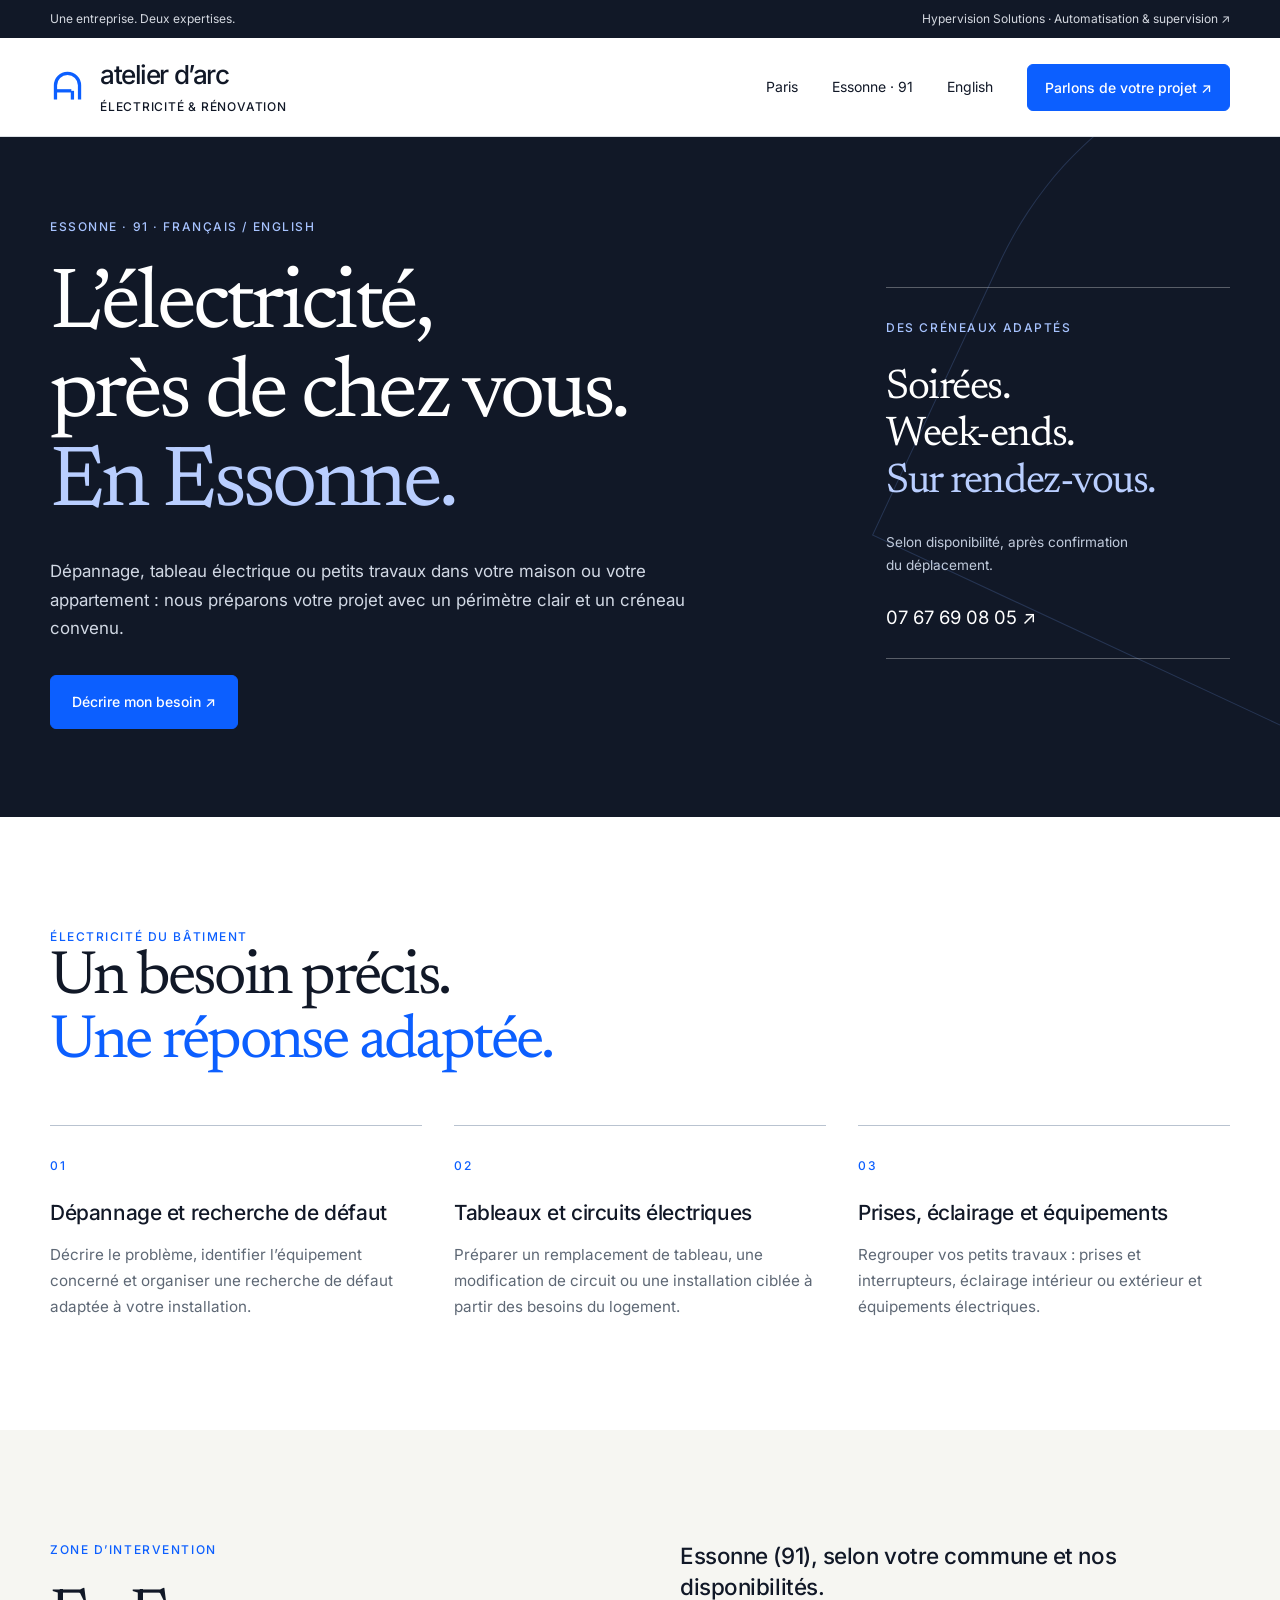
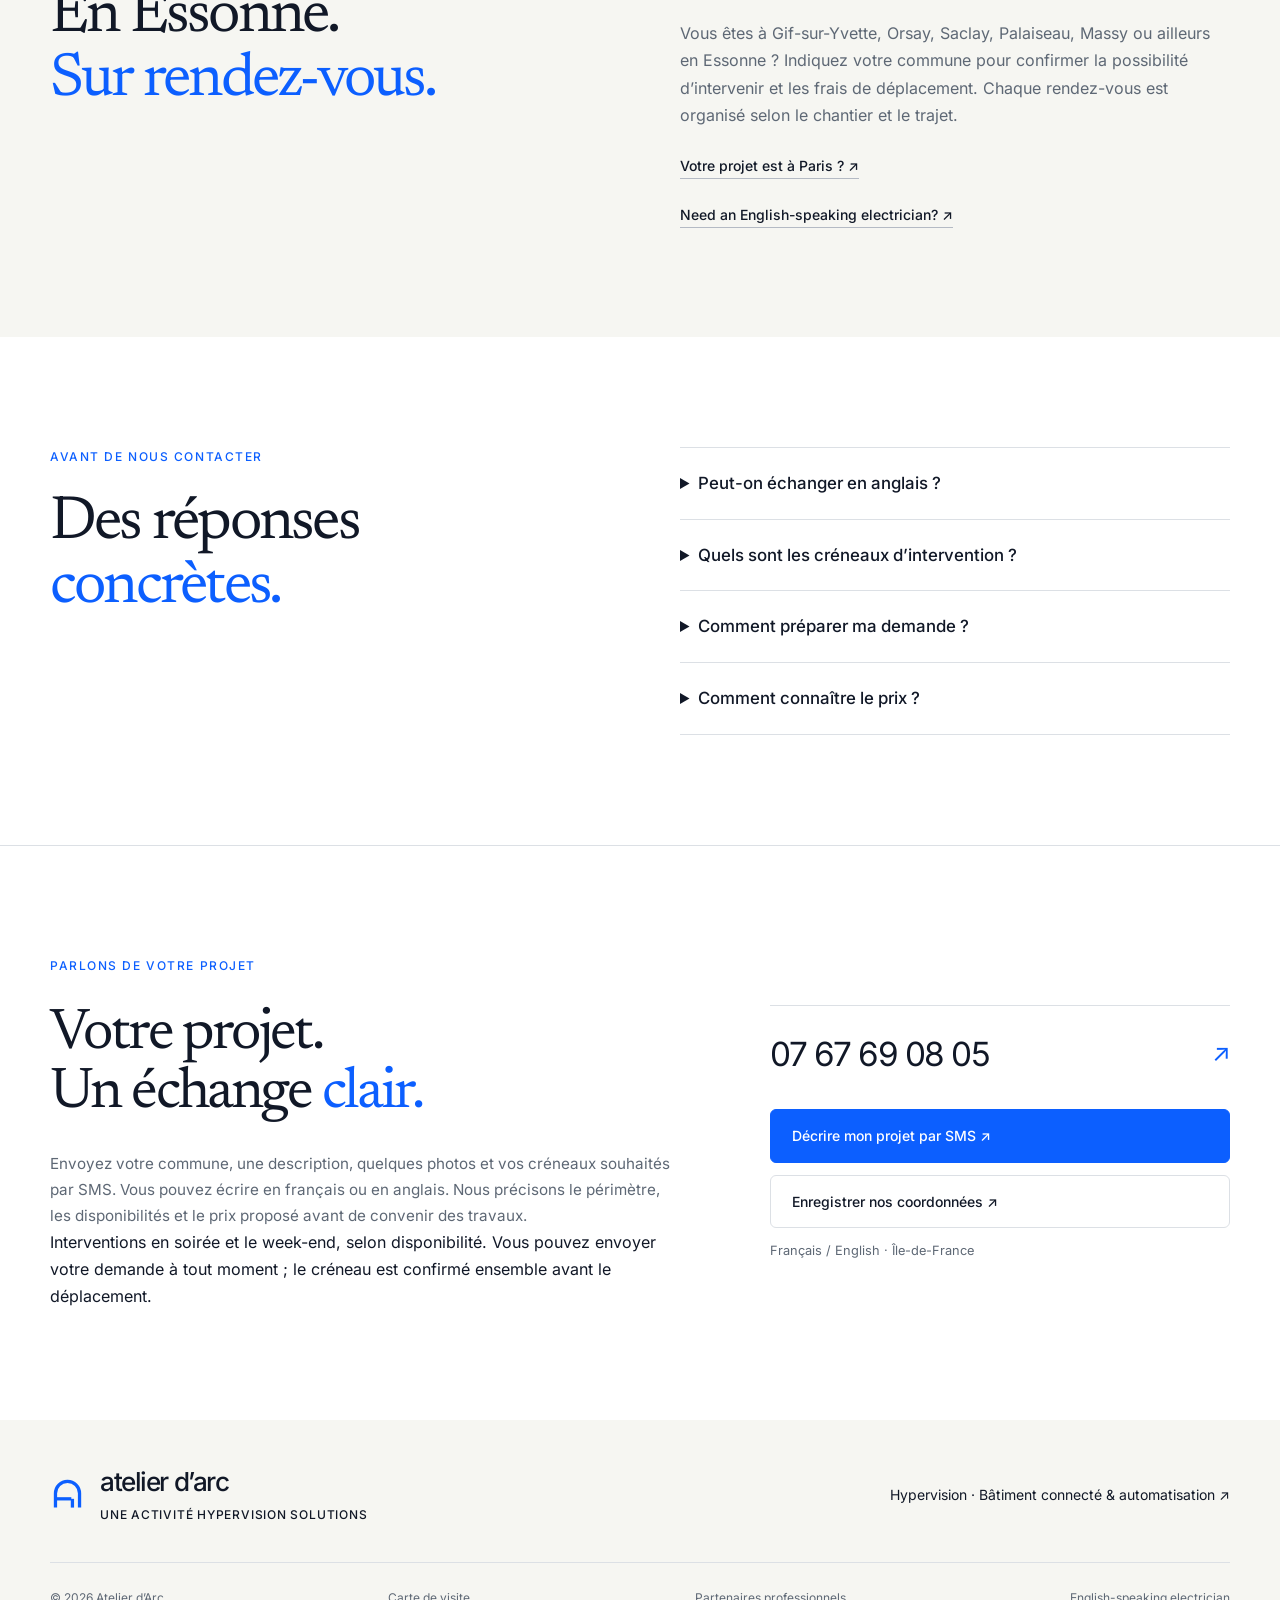
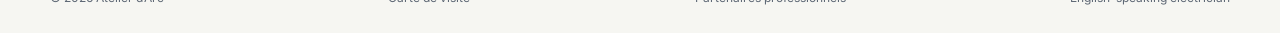
<file: atelierdarc/electricien-essonne/index.html>
<!doctype html><html lang="fr"><head><meta charset="utf-8"><meta name="viewport" content="width=device-width,initial-scale=1"><meta name="theme-color" content="#111827"><title>Électricien en Essonne (91) — Français / English | Atelier d’Arc</title><meta name="description" content="Électricité et petits travaux en Essonne (91) : tableaux, circuits, prises et éclairage. Français / English. Soirées et week-ends selon disponibilité."><link rel="canonical" href="https://www.hypervision-solution.fr/atelierdarc/electricien-essonne/"><meta property="og:type" content="website"><meta property="og:locale" content="fr_FR"><meta property="og:site_name" content="Atelier d’Arc"><meta property="og:title" content="Électricien en Essonne (91) — Français / English | Atelier d’Arc"><meta property="og:description" content="Électricité et petits travaux en Essonne (91) : tableaux, circuits, prises et éclairage. Français / English. Soirées et week-ends selon disponibilité."><meta property="og:url" content="https://www.hypervision-solution.fr/atelierdarc/electricien-essonne/"><meta property="og:image" content="https://www.hypervision-solution.fr/atelierdarc/assets/interieur-eclairage.webp"><link rel="icon" href="/atelierdarc/assets/favicon.svg" type="image/svg+xml"><link rel="stylesheet" href="/atelierdarc/assets/style.css"><link rel="stylesheet" href="/atelierdarc/assets/local.css?v=20261015-local"><script defer src="/atelierdarc/assets/script.js?v=20261015-local"></script><script type="application/ld+json">{"@context": "https://schema.org", "@graph": [{"@type": "Organization", "@id": "https://www.hypervision-solution.fr/#organization", "name": "Hypervision Solutions", "url": "https://www.hypervision-solution.fr/", "subOrganization": {"@id": "https://www.hypervision-solution.fr/atelierdarc/#business"}}, {"@type": "Electrician", "@id": "https://www.hypervision-solution.fr/atelierdarc/#business", "name": "Atelier d’Arc", "url": "https://www.hypervision-solution.fr/atelierdarc/", "telephone": "+33767690805", "logo": "https://www.hypervision-solution.fr/atelierdarc/assets/arc-symbol.svg", "areaServed": {"@type": "AdministrativeArea", "name": "Île-de-France"}, "knowsLanguage": ["fr", "en"], "contactPoint": {"@type": "ContactPoint", "telephone": "+33767690805", "contactType": "customer service", "availableLanguage": ["French", "English"]}, "parentOrganization": {"@id": "https://www.hypervision-solution.fr/#organization"}}, {"@type": "WebPage", "@id": "https://www.hypervision-solution.fr/atelierdarc/electricien-essonne/#webpage", "url": "https://www.hypervision-solution.fr/atelierdarc/electricien-essonne/", "name": "Électricien en Essonne (91) — Français / English | Atelier d’Arc", "inLanguage": "fr", "mainEntity": {"@id": "https://www.hypervision-solution.fr/atelierdarc/#business"}}]}</script></head><body><a class="skip-link" href="#contenu">Aller au contenu</a><div class="family-bar"><div class="container"><span>Une entreprise. Deux expertises.</span><a href="/">Hypervision Solutions · Automatisation & supervision ↗</a></div></div><header class="site-header"><div class="container header-inner"><a class="brand" href="/atelierdarc/" aria-label="Atelier d’Arc — Accueil"><img src="/atelierdarc/assets/arc-symbol.svg" width="40" height="44" alt=""><span class="brand-name">atelier d’arc<span class="brand-caption">ÉLECTRICITÉ & RÉNOVATION</span></span></a><button class="menu-button" aria-controls="navigation" aria-expanded="false" data-nav-toggler type="button">Menu <span aria-hidden="true">☰</span></button><nav id="navigation" aria-label="Navigation principale" data-navbar><a href="/atelierdarc/electricien-paris/">Paris</a><a href="/atelierdarc/electricien-essonne/">Essonne · 91</a><a href="/atelierdarc/en/" lang="en">English</a><a class="button button-small" href="#contact">Parlons de votre projet ↗</a></nav></div></header><main id="contenu"><section class="local-hero"><div class="container local-hero-grid"><div><p class="eyebrow">ESSONNE · 91 · FRANÇAIS / ENGLISH</p><h1>L’électricité,<br>près de chez vous.<br><em>En Essonne.</em></h1><p class="local-lead">Dépannage, tableau électrique ou petits travaux dans votre maison ou votre appartement : nous préparons votre projet avec un périmètre clair et un créneau convenu.</p><a class="button" href="#contact">Décrire mon besoin ↗</a></div><aside class="local-availability"><span class="eyebrow">DES CRÉNEAUX ADAPTÉS</span><p>Soirées.<br>Week-ends.<br><em>Sur rendez-vous.</em></p><span>Selon disponibilité, après confirmation du déplacement.</span><a href="tel:+33767690805">07 67 69 08 05 ↗</a></aside></div></section><section class="section"><div class="container"><p class="eyebrow blue">ÉLECTRICITÉ DU BÂTIMENT</p><h2>Un besoin précis.<br><em>Une réponse adaptée.</em></h2><div class="local-cards"><article><span class="eyebrow blue">01</span><h3>Dépannage et recherche de défaut</h3><p>Décrire le problème, identifier l’équipement concerné et organiser une recherche de défaut adaptée à votre installation.</p></article><article><span class="eyebrow blue">02</span><h3>Tableaux et circuits électriques</h3><p>Préparer un remplacement de tableau, une modification de circuit ou une installation ciblée à partir des besoins du logement.</p></article><article><span class="eyebrow blue">03</span><h3>Prises, éclairage et équipements</h3><p>Regrouper vos petits travaux : prises et interrupteurs, éclairage intérieur ou extérieur et équipements électriques.</p></article></div></div></section><section class="section local-area"><div class="container local-columns"><div><p class="eyebrow blue">ZONE D’INTERVENTION</p><h2>En Essonne.<br><em>Sur rendez-vous.</em></h2></div><div><h3>Essonne (91), selon votre commune et nos disponibilités.</h3><p>Vous êtes à Gif-sur-Yvette, Orsay, Saclay, Palaiseau, Massy ou ailleurs en Essonne ? Indiquez votre commune pour confirmer la possibilité d’intervenir et les frais de déplacement. Chaque rendez-vous est organisé selon le chantier et le trajet.</p><a class="inline-link" href="/atelierdarc/electricien-paris/">Votre projet est à Paris ? ↗</a><a class="inline-link" href="/atelierdarc/en/" lang="en">Need an English-speaking electrician? ↗</a></div></div></section><section class="section local-faq"><div class="container local-columns"><div><p class="eyebrow blue">AVANT DE NOUS CONTACTER</p><h2>Des réponses<br><em>concrètes.</em></h2></div><div><details><summary>Peut-on échanger en anglais ?</summary><p>Oui. Vous pouvez décrire votre besoin et échanger sur le périmètre de l’intervention en français ou en anglais.</p></details><details><summary>Quels sont les créneaux d’intervention ?</summary><p>Les interventions sont organisées en soirée et le week-end, selon disponibilité. Les urgences de nuit sont étudiées au cas par cas ; un déplacement doit être confirmé avant de compter sur notre venue.</p></details><details><summary>Comment préparer ma demande ?</summary><p>Précisez la commune ou l’arrondissement, le problème ou les travaux envisagés, et vos disponibilités. Quelques photos du tableau ou de l’équipement concerné peuvent aider à préparer notre échange.</p></details><details><summary>Comment connaître le prix ?</summary><p>Le prix dépend du périmètre, de l’installation, du déplacement et du créneau. Nous précisons les prestations et les frais proposés avant votre accord. Les travaux supplémentaires doivent être convenus ensemble.</p></details></div></div></section><section class="section contact-section" id="contact" aria-labelledby="contact-title"><div class="container contact-layout"><div><p class="eyebrow blue">PARLONS DE VOTRE PROJET</p><h2 id="contact-title">Votre projet.<br>Un échange <em>clair.</em></h2><p>Envoyez votre commune, une description, quelques photos et vos créneaux souhaités par SMS. Vous pouvez écrire en français ou en anglais. Nous précisons le périmètre, les disponibilités et le prix proposé avant de convenir des travaux.</p><p>Interventions en soirée et le week-end, selon disponibilité. Vous pouvez envoyer votre demande à tout moment ; le créneau est confirmé ensemble avant le déplacement.</p></div><div class="contact-actions"><a class="contact-phone" href="tel:+33767690805">07 67 69 08 05 <span aria-hidden="true">↗</span></a><a class="button" href="sms:+33767690805" data-sms>Décrire mon projet par SMS ↗</a><a class="button button-outline" href="/atelierdarc/carte/">Enregistrer nos coordonnées ↗</a><p class="local-contact-note">Français / English · Île-de-France</p></div></div></section></main><footer class="site-footer"><div class="container footer-top"><a class="brand" href="/atelierdarc/"><img src="/atelierdarc/assets/arc-symbol.svg" width="40" height="44" alt=""><span class="brand-name">atelier d’arc<span class="brand-caption">UNE ACTIVITÉ HYPERVISION SOLUTIONS</span></span></a><a href="/">Hypervision · Bâtiment connecté & automatisation ↗</a></div><div class="container footer-bottom"><span>© <span data-year>2026</span> Atelier d’Arc</span><a href="/atelierdarc/carte/">Carte de visite</a><a href="/partenaires/">Partenaires professionnels</a><a href="/atelierdarc/en/" lang="en">English-speaking electrician</a></div></footer></body></html>
</file>
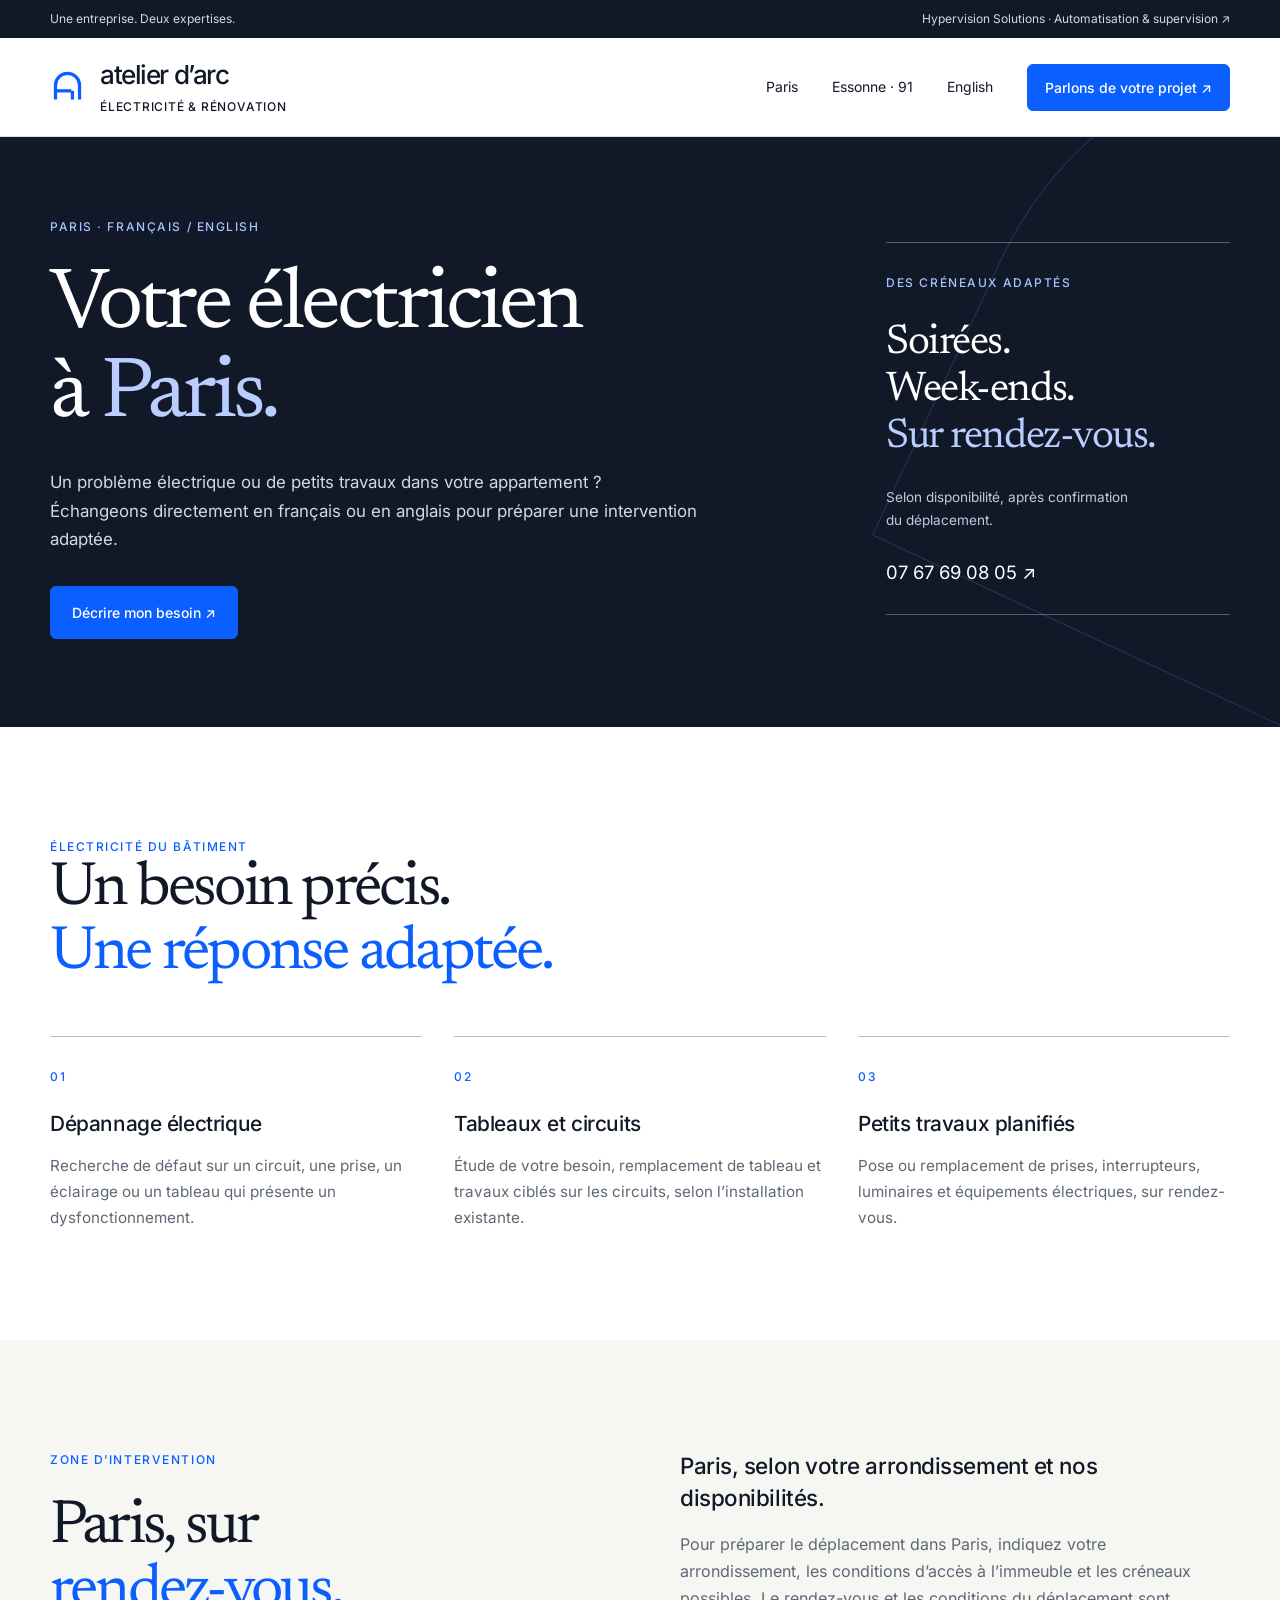
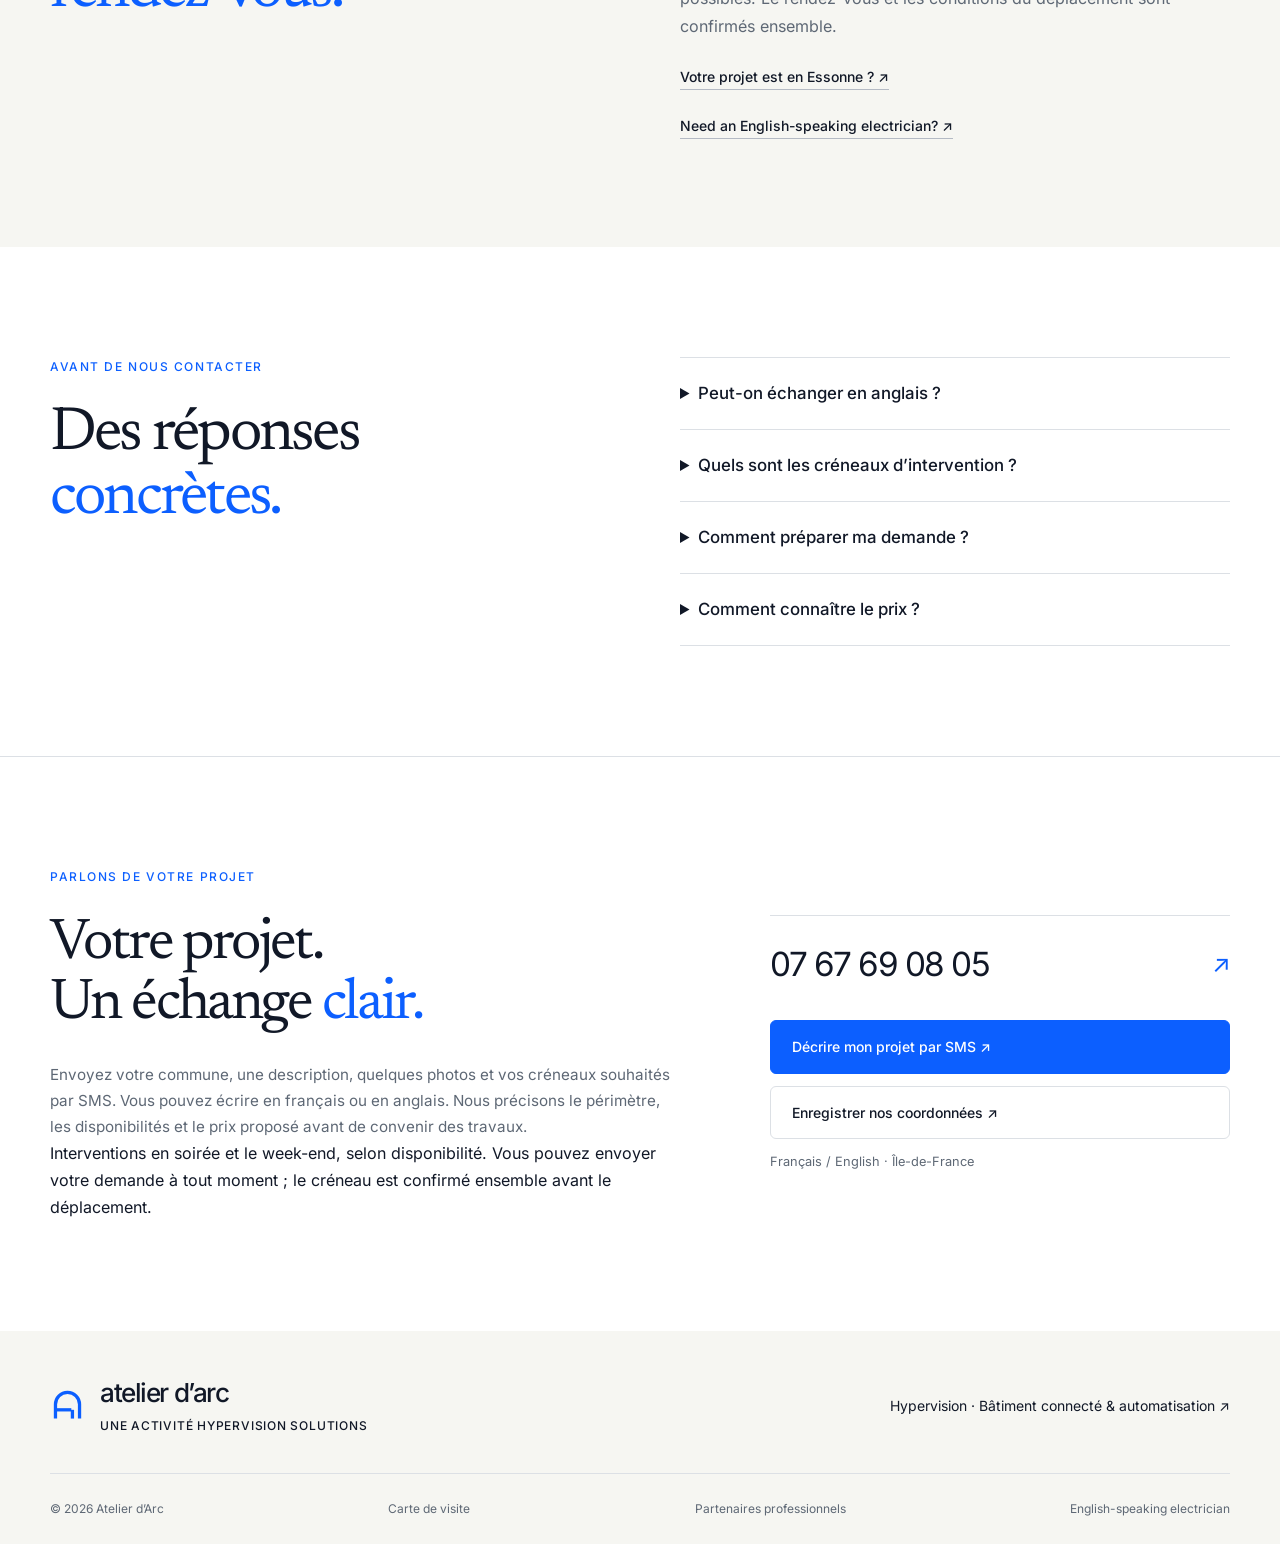
<file: atelierdarc/electricien-paris/index.html>
<!doctype html><html lang="fr"><head><meta charset="utf-8"><meta name="viewport" content="width=device-width,initial-scale=1"><meta name="theme-color" content="#111827"><title>Électricien à Paris — Français / English | Atelier d’Arc</title><meta name="description" content="Dépannage et petits travaux électriques à Paris. Tableaux, prises et éclairage. Français / English. Soirées et week-ends selon disponibilité."><link rel="canonical" href="https://www.hypervision-solution.fr/atelierdarc/electricien-paris/"><meta property="og:type" content="website"><meta property="og:locale" content="fr_FR"><meta property="og:site_name" content="Atelier d’Arc"><meta property="og:title" content="Électricien à Paris — Français / English | Atelier d’Arc"><meta property="og:description" content="Dépannage et petits travaux électriques à Paris. Tableaux, prises et éclairage. Français / English. Soirées et week-ends selon disponibilité."><meta property="og:url" content="https://www.hypervision-solution.fr/atelierdarc/electricien-paris/"><meta property="og:image" content="https://www.hypervision-solution.fr/atelierdarc/assets/interieur-eclairage.webp"><link rel="icon" href="/atelierdarc/assets/favicon.svg" type="image/svg+xml"><link rel="stylesheet" href="/atelierdarc/assets/style.css"><link rel="stylesheet" href="/atelierdarc/assets/local.css?v=20261015-local"><script defer src="/atelierdarc/assets/script.js?v=20261015-local"></script><script type="application/ld+json">{"@context": "https://schema.org", "@graph": [{"@type": "Organization", "@id": "https://www.hypervision-solution.fr/#organization", "name": "Hypervision Solutions", "url": "https://www.hypervision-solution.fr/", "subOrganization": {"@id": "https://www.hypervision-solution.fr/atelierdarc/#business"}}, {"@type": "Electrician", "@id": "https://www.hypervision-solution.fr/atelierdarc/#business", "name": "Atelier d’Arc", "url": "https://www.hypervision-solution.fr/atelierdarc/", "telephone": "+33767690805", "logo": "https://www.hypervision-solution.fr/atelierdarc/assets/arc-symbol.svg", "areaServed": {"@type": "AdministrativeArea", "name": "Île-de-France"}, "knowsLanguage": ["fr", "en"], "contactPoint": {"@type": "ContactPoint", "telephone": "+33767690805", "contactType": "customer service", "availableLanguage": ["French", "English"]}, "parentOrganization": {"@id": "https://www.hypervision-solution.fr/#organization"}}, {"@type": "WebPage", "@id": "https://www.hypervision-solution.fr/atelierdarc/electricien-paris/#webpage", "url": "https://www.hypervision-solution.fr/atelierdarc/electricien-paris/", "name": "Électricien à Paris — Français / English | Atelier d’Arc", "inLanguage": "fr", "mainEntity": {"@id": "https://www.hypervision-solution.fr/atelierdarc/#business"}}]}</script></head><body><a class="skip-link" href="#contenu">Aller au contenu</a><div class="family-bar"><div class="container"><span>Une entreprise. Deux expertises.</span><a href="/">Hypervision Solutions · Automatisation & supervision ↗</a></div></div><header class="site-header"><div class="container header-inner"><a class="brand" href="/atelierdarc/" aria-label="Atelier d’Arc — Accueil"><img src="/atelierdarc/assets/arc-symbol.svg" width="40" height="44" alt=""><span class="brand-name">atelier d’arc<span class="brand-caption">ÉLECTRICITÉ & RÉNOVATION</span></span></a><button class="menu-button" aria-controls="navigation" aria-expanded="false" data-nav-toggler type="button">Menu <span aria-hidden="true">☰</span></button><nav id="navigation" aria-label="Navigation principale" data-navbar><a href="/atelierdarc/electricien-paris/">Paris</a><a href="/atelierdarc/electricien-essonne/">Essonne · 91</a><a href="/atelierdarc/en/" lang="en">English</a><a class="button button-small" href="#contact">Parlons de votre projet ↗</a></nav></div></header><main id="contenu"><section class="local-hero"><div class="container local-hero-grid"><div><p class="eyebrow">PARIS · FRANÇAIS / ENGLISH</p><h1>Votre électricien<br>à <em>Paris.</em></h1><p class="local-lead">Un problème électrique ou de petits travaux dans votre appartement ? Échangeons directement en français ou en anglais pour préparer une intervention adaptée.</p><a class="button" href="#contact">Décrire mon besoin ↗</a></div><aside class="local-availability"><span class="eyebrow">DES CRÉNEAUX ADAPTÉS</span><p>Soirées.<br>Week-ends.<br><em>Sur rendez-vous.</em></p><span>Selon disponibilité, après confirmation du déplacement.</span><a href="tel:+33767690805">07 67 69 08 05 ↗</a></aside></div></section><section class="section"><div class="container"><p class="eyebrow blue">ÉLECTRICITÉ DU BÂTIMENT</p><h2>Un besoin précis.<br><em>Une réponse adaptée.</em></h2><div class="local-cards"><article><span class="eyebrow blue">01</span><h3>Dépannage électrique</h3><p>Recherche de défaut sur un circuit, une prise, un éclairage ou un tableau qui présente un dysfonctionnement.</p></article><article><span class="eyebrow blue">02</span><h3>Tableaux et circuits</h3><p>Étude de votre besoin, remplacement de tableau et travaux ciblés sur les circuits, selon l’installation existante.</p></article><article><span class="eyebrow blue">03</span><h3>Petits travaux planifiés</h3><p>Pose ou remplacement de prises, interrupteurs, luminaires et équipements électriques, sur rendez-vous.</p></article></div></div></section><section class="section local-area"><div class="container local-columns"><div><p class="eyebrow blue">ZONE D’INTERVENTION</p><h2>Paris, sur<br><em>rendez-vous.</em></h2></div><div><h3>Paris, selon votre arrondissement et nos disponibilités.</h3><p>Pour préparer le déplacement dans Paris, indiquez votre arrondissement, les conditions d’accès à l’immeuble et les créneaux possibles. Le rendez-vous et les conditions du déplacement sont confirmés ensemble.</p><a class="inline-link" href="/atelierdarc/electricien-essonne/">Votre projet est en Essonne ? ↗</a><a class="inline-link" href="/atelierdarc/en/" lang="en">Need an English-speaking electrician? ↗</a></div></div></section><section class="section local-faq"><div class="container local-columns"><div><p class="eyebrow blue">AVANT DE NOUS CONTACTER</p><h2>Des réponses<br><em>concrètes.</em></h2></div><div><details><summary>Peut-on échanger en anglais ?</summary><p>Oui. Vous pouvez décrire votre besoin et échanger sur le périmètre de l’intervention en français ou en anglais.</p></details><details><summary>Quels sont les créneaux d’intervention ?</summary><p>Les interventions sont organisées en soirée et le week-end, selon disponibilité. Les urgences de nuit sont étudiées au cas par cas ; un déplacement doit être confirmé avant de compter sur notre venue.</p></details><details><summary>Comment préparer ma demande ?</summary><p>Précisez la commune ou l’arrondissement, le problème ou les travaux envisagés, et vos disponibilités. Quelques photos du tableau ou de l’équipement concerné peuvent aider à préparer notre échange.</p></details><details><summary>Comment connaître le prix ?</summary><p>Le prix dépend du périmètre, de l’installation, du déplacement et du créneau. Nous précisons les prestations et les frais proposés avant votre accord. Les travaux supplémentaires doivent être convenus ensemble.</p></details></div></div></section><section class="section contact-section" id="contact" aria-labelledby="contact-title"><div class="container contact-layout"><div><p class="eyebrow blue">PARLONS DE VOTRE PROJET</p><h2 id="contact-title">Votre projet.<br>Un échange <em>clair.</em></h2><p>Envoyez votre commune, une description, quelques photos et vos créneaux souhaités par SMS. Vous pouvez écrire en français ou en anglais. Nous précisons le périmètre, les disponibilités et le prix proposé avant de convenir des travaux.</p><p>Interventions en soirée et le week-end, selon disponibilité. Vous pouvez envoyer votre demande à tout moment ; le créneau est confirmé ensemble avant le déplacement.</p></div><div class="contact-actions"><a class="contact-phone" href="tel:+33767690805">07 67 69 08 05 <span aria-hidden="true">↗</span></a><a class="button" href="sms:+33767690805" data-sms>Décrire mon projet par SMS ↗</a><a class="button button-outline" href="/atelierdarc/carte/">Enregistrer nos coordonnées ↗</a><p class="local-contact-note">Français / English · Île-de-France</p></div></div></section></main><footer class="site-footer"><div class="container footer-top"><a class="brand" href="/atelierdarc/"><img src="/atelierdarc/assets/arc-symbol.svg" width="40" height="44" alt=""><span class="brand-name">atelier d’arc<span class="brand-caption">UNE ACTIVITÉ HYPERVISION SOLUTIONS</span></span></a><a href="/">Hypervision · Bâtiment connecté & automatisation ↗</a></div><div class="container footer-bottom"><span>© <span data-year>2026</span> Atelier d’Arc</span><a href="/atelierdarc/carte/">Carte de visite</a><a href="/partenaires/">Partenaires professionnels</a><a href="/atelierdarc/en/" lang="en">English-speaking electrician</a></div></footer></body></html>
</file>
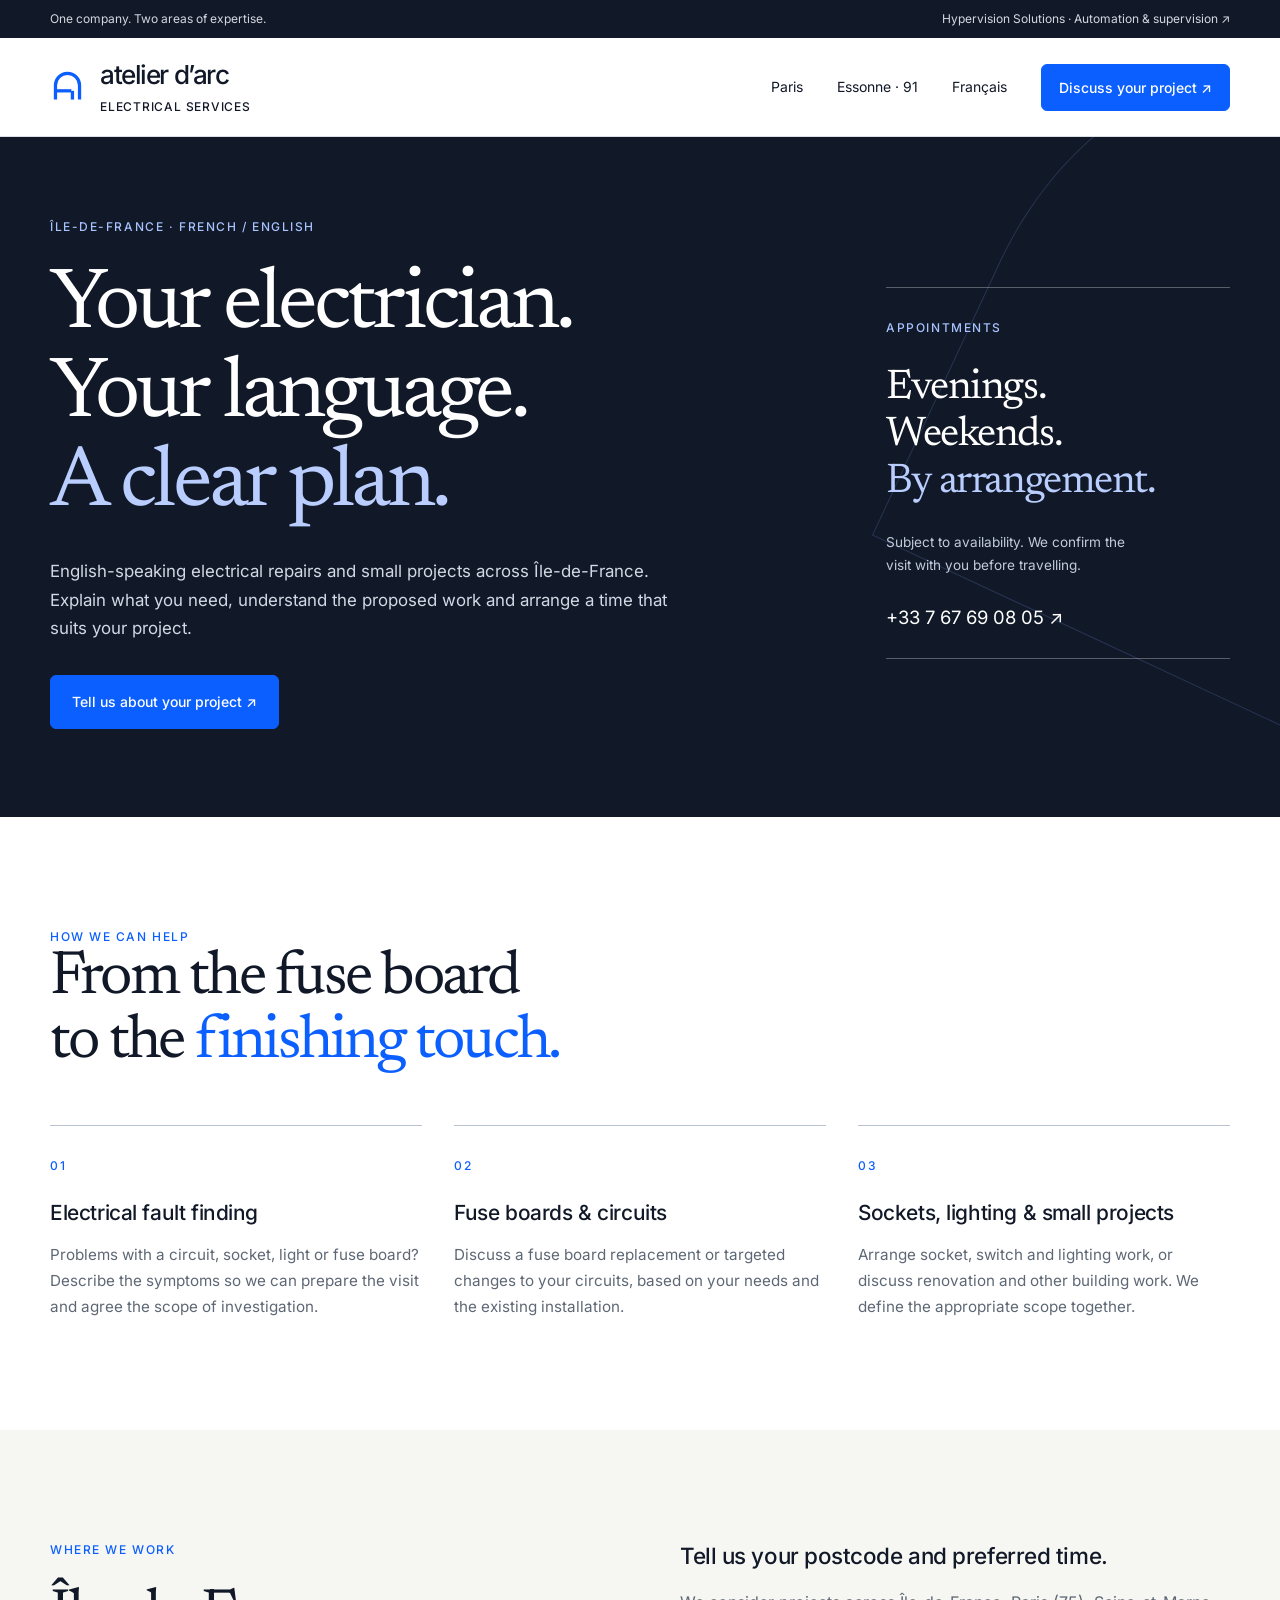
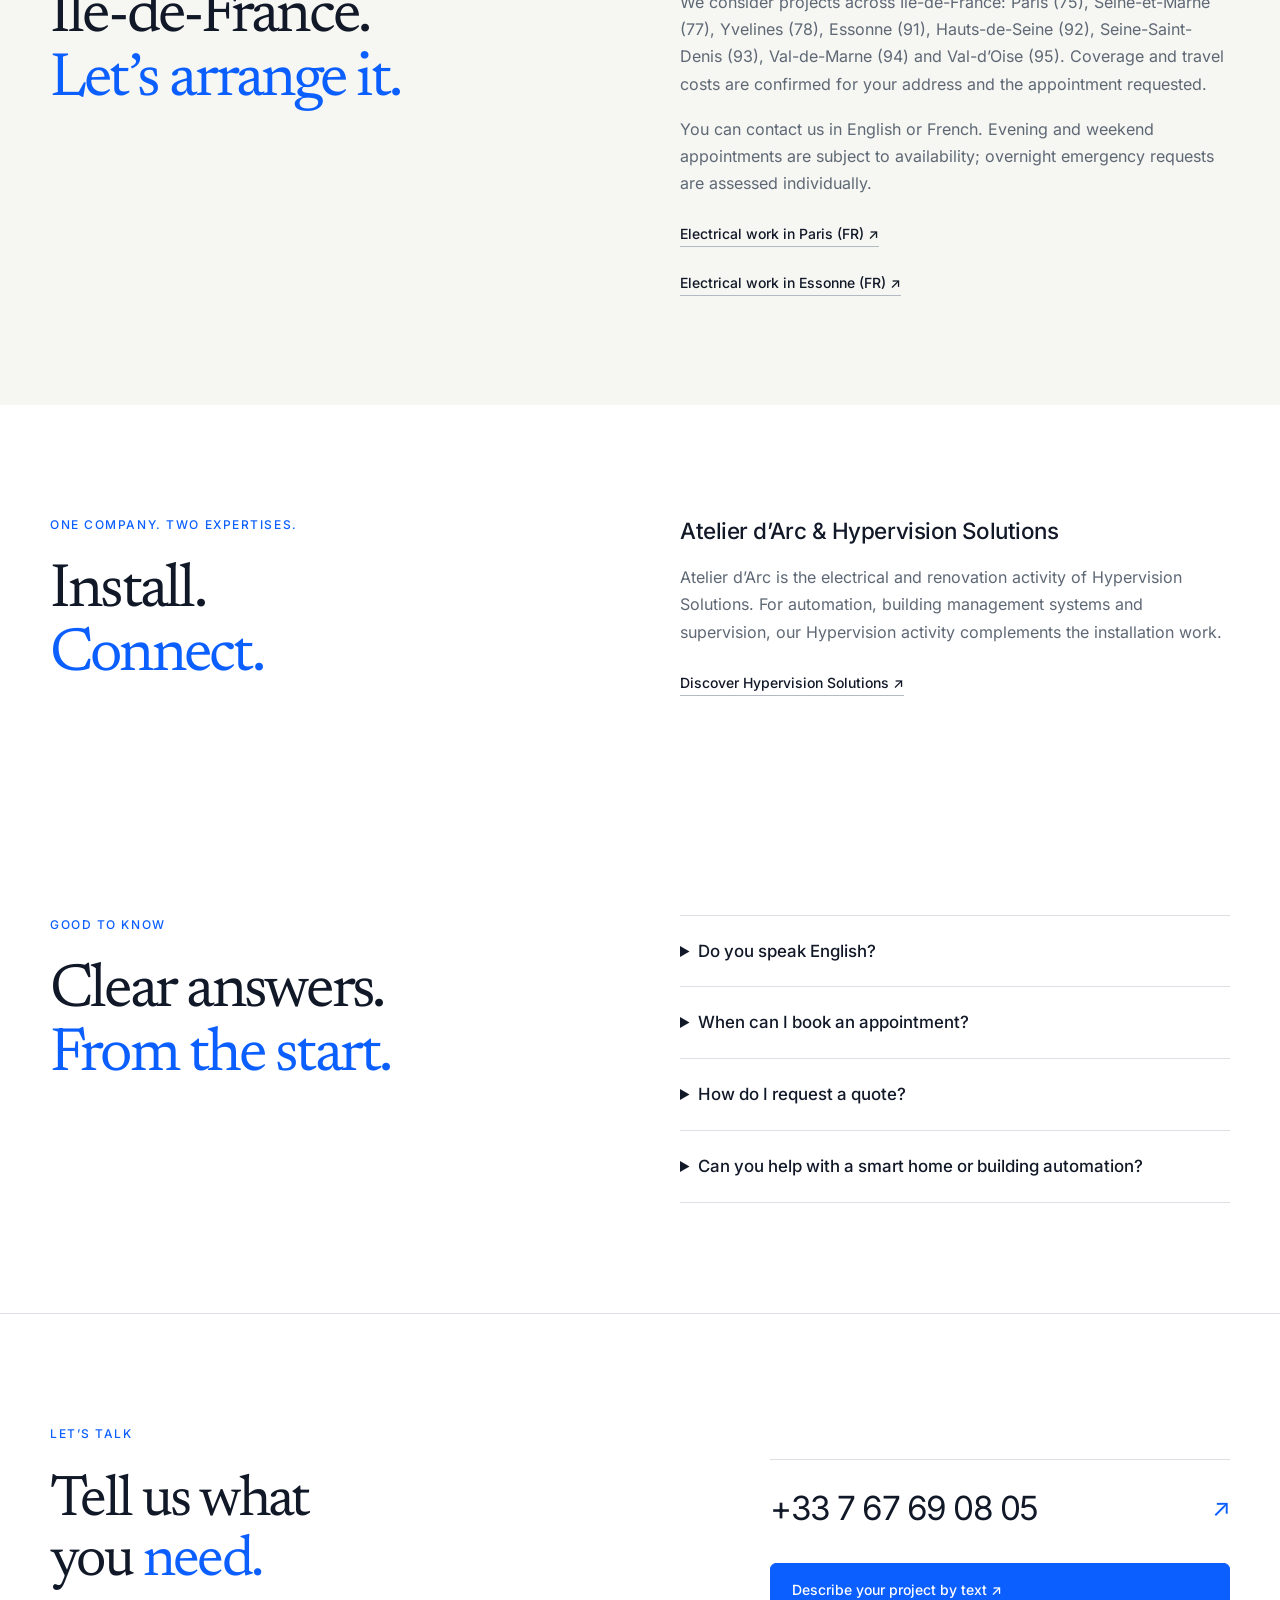
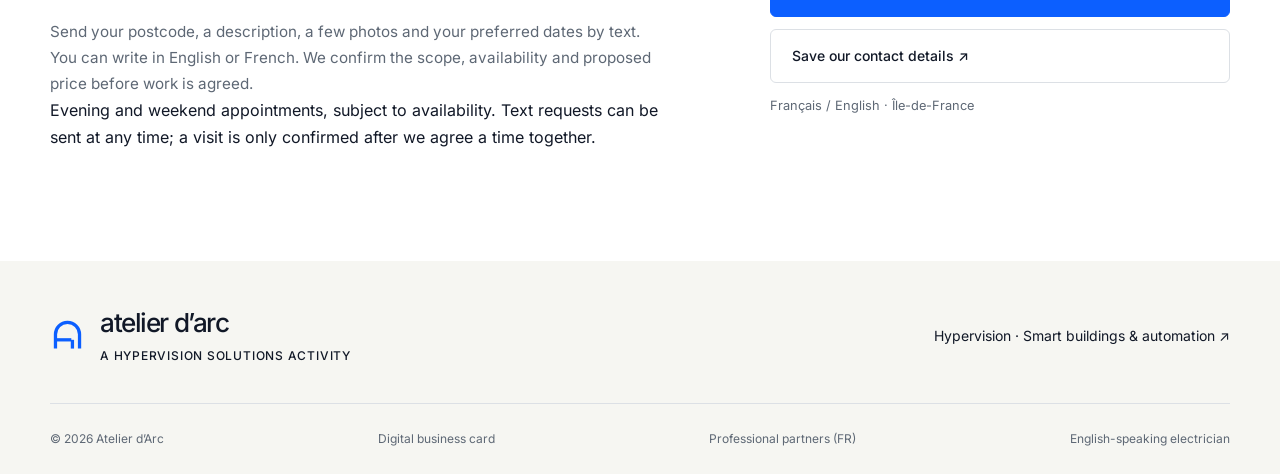
<file: atelierdarc/en/index.html>
<!doctype html><html lang="en"><head><meta charset="utf-8"><meta name="viewport" content="width=device-width,initial-scale=1"><meta name="theme-color" content="#111827"><title>English-speaking electrician in Île-de-France | Atelier d’Arc</title><meta name="description" content="Electrical repairs, fuse boards, sockets and lighting across Île-de-France. Speak directly in English or French. Evening and weekend appointments, subject to availability."><link rel="canonical" href="https://www.hypervision-solution.fr/atelierdarc/en/"><link rel="alternate" hreflang="fr" href="https://www.hypervision-solution.fr/atelierdarc/"><link rel="alternate" hreflang="en" href="https://www.hypervision-solution.fr/atelierdarc/en/"><link rel="alternate" hreflang="x-default" href="https://www.hypervision-solution.fr/atelierdarc/"><meta property="og:type" content="website"><meta property="og:locale" content="en_GB"><meta property="og:site_name" content="Atelier d’Arc"><meta property="og:title" content="English-speaking electrician in Île-de-France | Atelier d’Arc"><meta property="og:description" content="Electrical repairs, fuse boards, sockets and lighting across Île-de-France. Speak directly in English or French. Evening and weekend appointments, subject to availability."><meta property="og:url" content="https://www.hypervision-solution.fr/atelierdarc/en/"><meta property="og:image" content="https://www.hypervision-solution.fr/atelierdarc/assets/interieur-eclairage.webp"><link rel="icon" href="/atelierdarc/assets/favicon.svg" type="image/svg+xml"><link rel="stylesheet" href="/atelierdarc/assets/style.css"><link rel="stylesheet" href="/atelierdarc/assets/local.css?v=20261015-local"><script defer src="/atelierdarc/assets/script.js?v=20261015-local"></script><script type="application/ld+json">{"@context": "https://schema.org", "@graph": [{"@type": "Organization", "@id": "https://www.hypervision-solution.fr/#organization", "name": "Hypervision Solutions", "url": "https://www.hypervision-solution.fr/", "subOrganization": {"@id": "https://www.hypervision-solution.fr/atelierdarc/#business"}}, {"@type": "Electrician", "@id": "https://www.hypervision-solution.fr/atelierdarc/#business", "name": "Atelier d’Arc", "url": "https://www.hypervision-solution.fr/atelierdarc/", "telephone": "+33767690805", "logo": "https://www.hypervision-solution.fr/atelierdarc/assets/arc-symbol.svg", "areaServed": {"@type": "AdministrativeArea", "name": "Île-de-France"}, "knowsLanguage": ["fr", "en"], "contactPoint": {"@type": "ContactPoint", "telephone": "+33767690805", "contactType": "customer service", "availableLanguage": ["French", "English"]}, "parentOrganization": {"@id": "https://www.hypervision-solution.fr/#organization"}}, {"@type": "WebPage", "@id": "https://www.hypervision-solution.fr/atelierdarc/en/#webpage", "url": "https://www.hypervision-solution.fr/atelierdarc/en/", "name": "English-speaking electrician in Île-de-France | Atelier d’Arc", "inLanguage": "en", "mainEntity": {"@id": "https://www.hypervision-solution.fr/atelierdarc/#business"}}]}</script></head><body><a class="skip-link" href="#contenu">Skip to content</a><div class="family-bar"><div class="container"><span>One company. Two areas of expertise.</span><a href="/">Hypervision Solutions · Automation & supervision ↗</a></div></div><header class="site-header"><div class="container header-inner"><a class="brand" href="/atelierdarc/en/" aria-label="Atelier d’Arc — Home"><img src="/atelierdarc/assets/arc-symbol.svg" width="40" height="44" alt=""><span class="brand-name">atelier d’arc<span class="brand-caption">ELECTRICAL SERVICES</span></span></a><button class="menu-button" aria-controls="navigation" aria-expanded="false" data-nav-toggler type="button">Menu <span aria-hidden="true">☰</span></button><nav id="navigation" aria-label="Main navigation" data-navbar><a href="/atelierdarc/electricien-paris/">Paris</a><a href="/atelierdarc/electricien-essonne/">Essonne · 91</a><a href="/atelierdarc/" lang="fr">Français</a><a class="button button-small" href="#contact">Discuss your project ↗</a></nav></div></header><main id="contenu"><section class="local-hero"><div class="container local-hero-grid"><div><p class="eyebrow">ÎLE-DE-FRANCE · FRENCH / ENGLISH</p><h1>Your electrician.<br>Your language.<br><em>A clear plan.</em></h1><p class="local-lead">English-speaking electrical repairs and small projects across Île-de-France. Explain what you need, understand the proposed work and arrange a time that suits your project.</p><a class="button" href="#contact">Tell us about your project ↗</a></div><aside class="local-availability"><span class="eyebrow">APPOINTMENTS</span><p>Evenings.<br>Weekends.<br><em>By arrangement.</em></p><span>Subject to availability. We confirm the visit with you before travelling.</span><a href="tel:+33767690805">+33 7 67 69 08 05 ↗</a></aside></div></section><section class="section"><div class="container"><p class="eyebrow blue">HOW WE CAN HELP</p><h2>From the fuse board<br>to the <em>finishing touch.</em></h2><div class="local-cards"><article><span class="eyebrow blue">01</span><h3>Electrical fault finding</h3><p>Problems with a circuit, socket, light or fuse board? Describe the symptoms so we can prepare the visit and agree the scope of investigation.</p></article><article><span class="eyebrow blue">02</span><h3>Fuse boards &amp; circuits</h3><p>Discuss a fuse board replacement or targeted changes to your circuits, based on your needs and the existing installation.</p></article><article><span class="eyebrow blue">03</span><h3>Sockets, lighting &amp; small projects</h3><p>Arrange socket, switch and lighting work, or discuss renovation and other building work. We define the appropriate scope together.</p></article></div></div></section><section class="section local-area"><div class="container local-columns"><div><p class="eyebrow blue">WHERE WE WORK</p><h2>Île-de-France.<br><em>Let’s arrange it.</em></h2></div><div><h3>Tell us your postcode and preferred time.</h3><p>We consider projects across Île-de-France: Paris (75), Seine-et-Marne (77), Yvelines (78), Essonne (91), Hauts-de-Seine (92), Seine-Saint-Denis (93), Val-de-Marne (94) and Val-d’Oise (95). Coverage and travel costs are confirmed for your address and the appointment requested.</p><p>You can contact us in English or French. Evening and weekend appointments are subject to availability; overnight emergency requests are assessed individually.</p><a class="inline-link" href="/atelierdarc/electricien-paris/">Electrical work in Paris (FR) ↗</a><a class="inline-link" href="/atelierdarc/electricien-essonne/">Electrical work in Essonne (FR) ↗</a></div></div></section><section class="section"><div class="container local-columns"><div><p class="eyebrow blue">ONE COMPANY. TWO EXPERTISES.</p><h2>Install.<br><em>Connect.</em></h2></div><div><h3>Atelier d’Arc & Hypervision Solutions</h3><p>Atelier d’Arc is the electrical and renovation activity of Hypervision Solutions. For automation, building management systems and supervision, our Hypervision activity complements the installation work.</p><a class="inline-link" href="/">Discover Hypervision Solutions ↗</a></div></div></section><section class="section local-faq"><div class="container local-columns"><div><p class="eyebrow blue">GOOD TO KNOW</p><h2>Clear answers.<br><em>From the start.</em></h2></div><div><details><summary>Do you speak English?</summary><p>Yes. You can explain your project or electrical problem in English, and discuss the scope and proposed work in English or French.</p></details><details><summary>When can I book an appointment?</summary><p>We arrange evening and weekend appointments, subject to availability. Overnight emergency requests are considered individually. Please wait for confirmation before relying on a visit.</p></details><details><summary>How do I request a quote?</summary><p>Text your postcode, a description, photos if useful, and your preferred dates. We clarify the work and proposed costs before you agree. The price depends on the scope, travel, appointment and existing installation.</p></details><details><summary>Can you help with a smart home or building automation?</summary><p>Yes, tell us what you want to achieve. Atelier d’Arc handles electrical work; the Hypervision activity covers automation and building supervision. We agree the appropriate scope together.</p></details></div></div></section><section class="section contact-section" id="contact" aria-labelledby="contact-title"><div class="container contact-layout"><div><p class="eyebrow blue">LET’S TALK</p><h2 id="contact-title">Tell us what<br>you <em>need.</em></h2><p>Send your postcode, a description, a few photos and your preferred dates by text. You can write in English or French. We confirm the scope, availability and proposed price before work is agreed.</p><p>Evening and weekend appointments, subject to availability. Text requests can be sent at any time; a visit is only confirmed after we agree a time together.</p></div><div class="contact-actions"><a class="contact-phone" href="tel:+33767690805"> +33 7 67 69 08 05 <span aria-hidden="true">↗</span></a><a class="button" href="sms:+33767690805" data-sms>Describe your project by text ↗</a><a class="button button-outline" href="/atelierdarc/carte/">Save our contact details ↗</a><p class="local-contact-note">Français / English · Île-de-France</p></div></div></section></main><footer class="site-footer"><div class="container footer-top"><a class="brand" href="/atelierdarc/"><img src="/atelierdarc/assets/arc-symbol.svg" width="40" height="44" alt=""><span class="brand-name">atelier d’arc<span class="brand-caption">A HYPERVISION SOLUTIONS ACTIVITY</span></span></a><a href="/">Hypervision · Smart buildings & automation ↗</a></div><div class="container footer-bottom"><span>© <span data-year>2026</span> Atelier d’Arc</span><a href="/atelierdarc/carte/">Digital business card</a><a href="/partenaires/">Professional partners (FR)</a><a href="/atelierdarc/en/" lang="en">English-speaking electrician</a></div></footer></body></html>
</file>
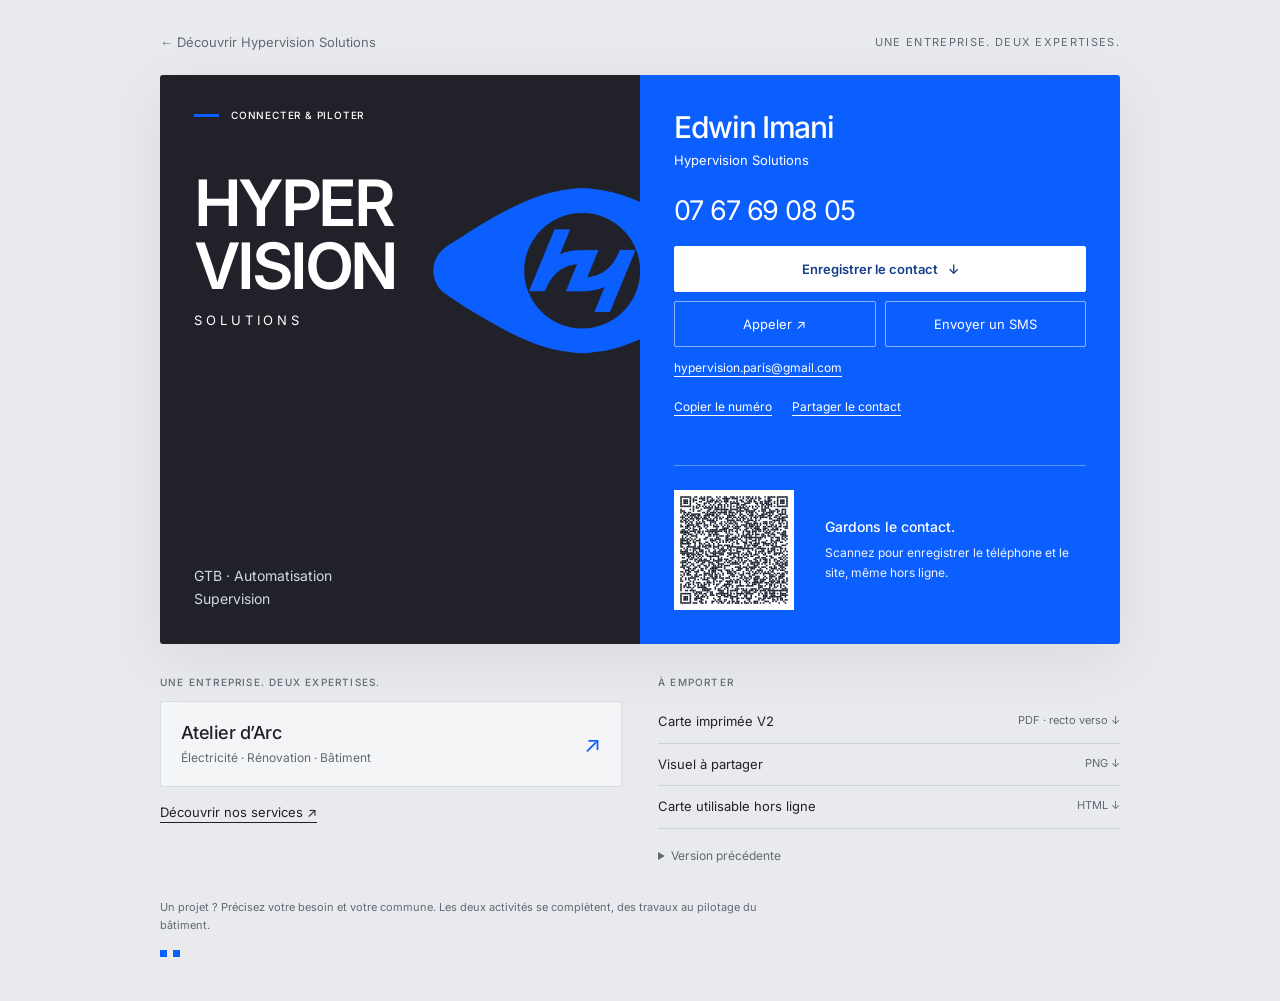
<file: business-card.html>
<!doctype html>
<html lang="fr"><head><meta charset="utf-8"><meta name="viewport" content="width=device-width,initial-scale=1">
<title>Edwin Imani — Hypervision Solutions | Carte de visite</title>
<meta name="description" content="Contactez Edwin Imani chez Hypervision Solutions au 07 67 69 08 05. Enregistrez ses coordonnées et découvrez nos deux expertises.">
<meta name="theme-color" content="#0c5fff"><link rel="canonical" href="https://www.hypervision-solution.fr/business-card.html">
<link rel="icon" href="/assets/img/favicon.png"><link rel="stylesheet" href="/assets/cards-v2.css?v=20260928">
<script src="/assets/cards-v2.js?v=20260928" defer></script></head>
<body class="hypervision" data-brand="Hypervision Solutions">
<a class="skip" href="#contact">Aller aux coordonnées</a>
<main class="shell"><nav class="topbar" aria-label="Navigation de la carte"><a href="/">← Découvrir Hypervision Solutions</a><span class="family-label">Une entreprise. Deux expertises.</span></nav>
<article class="card" aria-label="Carte de visite Hypervision Solutions">
<header class="brand-face"><p class="brand-kicker">CONNECTER & PILOTER</p><h1 class="brand-name" aria-label="Hypervision Solutions">HYPER<span>VISION</span><small>SOLUTIONS</small></h1>
<img class="brand-symbol" src="/assets/img/favicon.png" alt="" aria-hidden="true"><p class="brand-services">GTB · Automatisation<br>Supervision</p></header>
<section class="contact-face" id="contact" aria-labelledby="person"><div class="person"><h2 id="person">Edwin Imani</h2><p>Hypervision Solutions</p></div>
<a class="phone" href="tel:+33767690805">07 67 69 08 05</a>
<div class="actions"><a class="action primary card-save" data-save-contact href="/downloads/hypervision-contact.vcf?v=20260928" download="Hypervision-Edwin-Imani.vcf">Enregistrer le contact <span aria-hidden="true">↓</span></a>
<a class="action" href="tel:+33767690805">Appeler ↗</a><a class="action" href="sms:+33767690805" data-sms>Envoyer un SMS</a></div>
<a class="email" href="mailto:hypervision.paris@gmail.com">hypervision.paris@gmail.com</a><div class="utilities"><button class="text-button" data-copy type="button">Copier le numéro</button><button class="text-button" data-share type="button">Partager le contact</button></div>
<p class="status" data-status role="status" aria-live="polite"></p>
<div class="qr-row"><img src="/assets/hypervision-contact-qr.svg?v=20260928" width="132" height="132" alt="QR pour enregistrer le contact Edwin Imani, Hypervision Solutions">
<div><h3>Gardons le contact.</h3><p>Scannez pour enregistrer le téléphone et le site, même hors ligne.</p></div></div></section></article>
<div class="below"><section aria-label="Notre autre expertise"><p class="eyebrow">Une entreprise. Deux expertises.</p>
<a class="sibling" href="/atelierdarc/carte/"><span><strong>Atelier d’Arc</strong><small>Électricité · Rénovation · Bâtiment</small></span><span aria-hidden="true">↗</span></a>
<a class="services-link" href="/">Découvrir nos services ↗</a></section>
<section class="download-section" aria-label="Téléchargements"><p class="eyebrow">À emporter</p><div class="downloads">
<a href="/downloads/Hypervision-carte-V2.pdf?v=20260928" download>Carte imprimée V2 <span>PDF · recto verso ↓</span></a>
<a href="/downloads/Hypervision-carte-V2.png?v=20260928" download>Visuel à partager <span>PNG ↓</span></a>
<a data-offline-download href="/downloads/Hypervision-carte-numerique.html?v=20260928" download>Carte utilisable hors ligne <span>HTML ↓</span></a></div>
<details class="archive"><summary>Version précédente</summary><a href="/downloads/archives/Hypervision-carte-V1.pdf" download>Conserver la carte V1 (PDF) ↓</a></details></section></div>
<p class="footnote">Un projet ? Précisez votre besoin et votre commune. Les deux activités se complètent, des travaux au pilotage du bâtiment.</p>
<div class="bottom-signature" aria-hidden="true"><i></i><i></i></div></main></body></html>
</file>
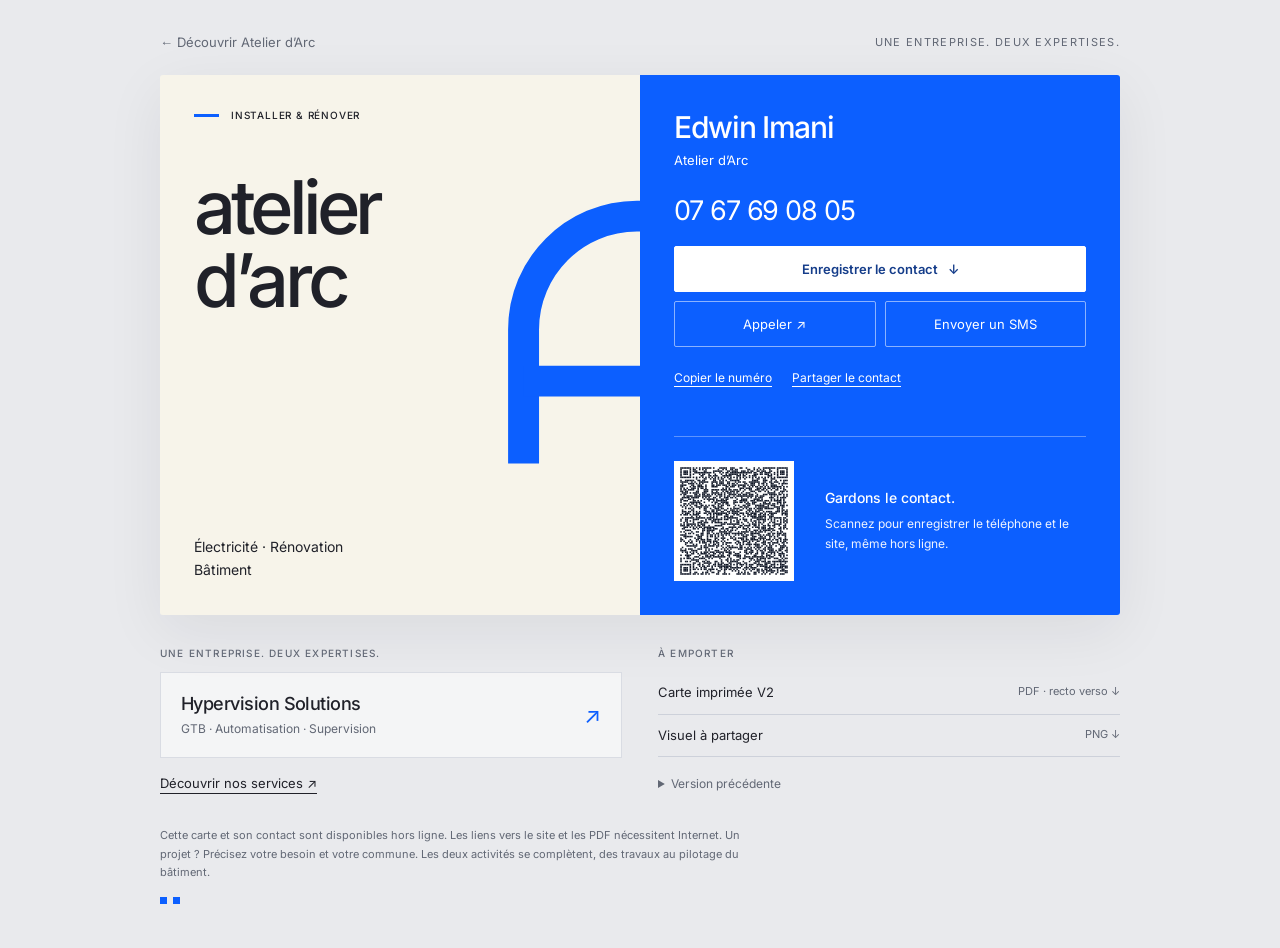
<file: atelierdarc/downloads/Atelier-dArc-carte-numerique.html>
<!doctype html>
<html lang="fr"><head><meta charset="utf-8"><meta name="viewport" content="width=device-width,initial-scale=1">
<title>Edwin Imani — Atelier d’Arc | Carte de visite</title>
<meta name="description" content="Contactez Edwin Imani chez Atelier d’Arc au 07 67 69 08 05. Enregistrez ses coordonnées et découvrez nos deux expertises.">
<meta name="theme-color" content="#0c5fff"><link rel="canonical" href="https://www.hypervision-solution.fr/atelierdarc/carte/">
<link rel="icon" href="[data-uri]"><style>@font-face{font-family:Inter;src:url('[data-uri]') format('woff2');font-weight:400;font-display:swap}
@font-face{font-family:Inter;src:url('[data-uri]') format('woff2');font-weight:500;font-display:swap}
@font-face{font-family:Inter;src:url('[data-uri]') format('woff2');font-weight:600;font-display:swap}
:root{--blue:#0c5fff;--ink:#202129;--paper:#f7f4ea;--muted:#626875;font-family:Inter,Arial,sans-serif;color:var(--ink);background:#e9eaed;font-synthesis:none}
*{box-sizing:border-box}body{margin:0}a{color:inherit;text-decoration:none}button{font:inherit;cursor:pointer}img{display:block;max-width:100%}p,h1,h2{margin:0}a,button{-webkit-tap-highlight-color:transparent}a:focus-visible,button:focus-visible,summary:focus-visible{outline:3px solid #f3ae38;outline-offset:4px}.skip{position:absolute;left:16px;top:-100px;padding:12px;background:white;z-index:10}.skip:focus{top:12px}
.shell{max-width:1020px;padding:34px 30px 44px;margin:auto}.topbar{display:flex;align-items:center;justify-content:space-between;gap:20px;margin-bottom:25px;font-size:13px;color:var(--muted)}.topbar a:hover{text-decoration:underline}.family-label{font-size:11px;letter-spacing:.12em;text-transform:uppercase}.card{display:grid;grid-template-columns:1fr 1fr;box-shadow:0 16px 60px #171e3012;overflow:hidden;border-radius:3px}
.brand-face{position:relative;overflow:hidden;background:var(--paper);padding:34px;min-height:460px;display:flex;flex-direction:column;isolation:isolate}.hypervision .brand-face{background:var(--ink);color:white}.brand-kicker{font-size:10px;font-weight:500;letter-spacing:.08em;position:relative;z-index:1;display:flex;gap:12px;align-items:center}.brand-kicker:before{content:'';width:25px;height:3px;background:var(--blue);flex-shrink:0}.brand-name{font-weight:500;font-size:clamp(58px,6.6vw,74px);line-height:.99;letter-spacing:-.065em;margin-top:50px;position:relative;z-index:1;width:max-content;max-width:68%}.brand-name span{display:block}.hypervision .brand-name{font-size:clamp(52px,5.8vw,64px);font-weight:600;letter-spacing:-.055em}.brand-name small{display:block;font-size:13px;letter-spacing:.3em;font-weight:400;margin-top:16px}.brand-symbol{position:absolute;z-index:0;max-width:none;pointer-events:none}.atelier .brand-symbol{width:330px;height:330px;left:65%;top:105px}.hypervision .brand-symbol{width:66%;height:auto;left:55%;top:38px}.brand-services{font-size:14px;line-height:1.65;margin-top:auto;padding-top:35px;position:relative;z-index:1;max-width:68%}.hypervision .brand-services{color:#d2d8e7}
.contact-face{background:var(--blue);color:white;padding:34px}.person h2{font-size:30px;font-weight:500;letter-spacing:-.045em}.person p{font-size:13px;margin-top:7px}.phone{display:inline-block;font-size:27px;letter-spacing:-.04em;margin-top:26px;margin-bottom:19px}.phone:hover{text-decoration:underline}.actions{display:grid;grid-template-columns:1fr 1fr;gap:9px}.action{display:flex;align-items:center;justify-content:center;gap:10px;min-height:46px;padding:12px 10px;border:1px solid #ffffff85;border-radius:2px;background:transparent;color:white;font-size:13px;text-align:center}.action:hover{background:#ffffff16}.action.primary{background:white;color:#153d8a;border-color:white;grid-column:1/-1;font-weight:600}.action.primary:hover{background:#eaf0ff}.utilities{display:flex;gap:20px;flex-wrap:wrap;margin-top:14px}.text-button{border:0;background:none;color:inherit;padding:5px 0;font-size:12px;text-decoration:underline;text-underline-offset:4px;min-height:32px}.status{font-size:12px;line-height:1.5;min-height:18px;margin-top:5px}.qr-row{display:grid;grid-template-columns:132px 1fr;gap:19px;align-items:center;margin-top:20px;padding-top:24px;border-top:1px solid #ffffff55}.qr-row img{width:120px;height:120px;background:white}.qr-row h3{font-size:14px;font-weight:500;margin:0 0 8px}.qr-row p{font-size:12px;line-height:1.6;color:#eff4ff}.email{font-size:12px;overflow-wrap:anywhere;display:inline-block;margin-top:13px;text-decoration:underline;text-underline-offset:4px}
.below{display:grid;grid-template-columns:1fr 1fr;gap:36px;margin-top:32px}.eyebrow{font-size:10px;letter-spacing:.12em;font-weight:500;text-transform:uppercase;color:var(--muted);margin-bottom:13px}.sibling{display:flex;align-items:center;justify-content:space-between;gap:15px;background:#ffffff85;padding:18px 20px;min-height:86px;border:1px solid #d9dce3}.sibling strong{display:block;font-size:18px;font-weight:500;letter-spacing:-.03em}.sibling small{display:block;font-size:12px;color:var(--muted);margin-top:6px;line-height:1.5}.sibling:hover{background:white}.sibling>span:last-child{font-size:22px;color:var(--blue)}.services-link{display:inline-block;font-size:13px;margin-top:17px;text-decoration:underline;text-underline-offset:5px}.downloads{display:grid;gap:0}.downloads a{display:flex;justify-content:space-between;gap:14px;font-size:13px;line-height:1.5;padding:11px 0;border-bottom:1px solid #cdd1da}.downloads a:hover{color:var(--blue)}.downloads a span{font-size:11px;color:var(--muted);white-space:nowrap}.archive{margin-top:14px;font-size:12px;color:var(--muted)}.archive summary{cursor:pointer;width:max-content;padding:5px 0}.archive a{display:inline-block;text-decoration:underline;margin-top:8px}.footnote{margin-top:30px;font-size:11px;line-height:1.7;color:var(--muted);max-width:600px}.bottom-signature{display:flex;gap:6px;margin-top:15px}.bottom-signature i{width:7px;height:7px;background:var(--blue)}
@media(max-width:700px){.shell{max-width:480px;padding:22px 18px 36px}.topbar{margin-bottom:18px}.family-label{display:none}.card{grid-template-columns:1fr}.brand-face{min-height:300px;aspect-ratio:auto;padding:27px}.brand-name{font-size:clamp(52px,14.5vw,68px);margin-top:29px}.hypervision .brand-name{font-size:clamp(45px,13vw,60px)}.brand-kicker{font-size:9px;gap:10px}.brand-name small{font-size:11px;margin-top:10px}.brand-services{font-size:12px;padding-top:18px}.atelier .brand-symbol{width:285px;height:285px;left:64%;top:36px}.hypervision .brand-symbol{width:66%;height:auto;left:55%;top:40px}.contact-face{padding:27px}.below{grid-template-columns:1fr;gap:27px;margin-top:27px}.qr-row{grid-template-columns:132px 1fr;gap:17px}.qr-row img{width:132px;height:132px}.phone{font-size:27px}.person h2{font-size:29px}}
@media(max-width:360px){.shell{padding-inline:12px}.brand-face,.contact-face{padding:23px}.brand-face{min-height:275px}.action{font-size:12px}.brand-name{font-size:50px;margin-top:22px}.hypervision .brand-name{font-size:44px}.brand-services{font-size:11px;padding-top:15px}.brand-kicker{font-size:8px}.brand-name small{font-size:9px}.qr-row{grid-template-columns:132px 1fr;gap:12px}.qr-row img{width:132px;height:132px}.phone{font-size:25px}.qr-row h3{font-size:13px}.qr-row p{font-size:11px}}
@media(prefers-reduced-motion:reduce){*{scroll-behavior:auto!important}}
@media print{.shell{padding:0}.topbar,.below,.utilities,.footnote,.bottom-signature{display:none}.card{box-shadow:none;print-color-adjust:exact;-webkit-print-color-adjust:exact}.brand-face,.contact-face{break-inside:avoid}}
</style>
</head>
<body class="atelier" data-brand="Atelier d’Arc">
<a class="skip" href="#contact">Aller aux coordonnées</a>
<main class="shell"><nav class="topbar" aria-label="Navigation de la carte"><a href="https://www.hypervision-solution.fr/atelierdarc/">← Découvrir Atelier d’Arc</a><span class="family-label">Une entreprise. Deux expertises.</span></nav>
<article class="card" aria-label="Carte de visite Atelier d’Arc">
<header class="brand-face"><p class="brand-kicker">INSTALLER & RÉNOVER</p><h1 class="brand-name" aria-label="Atelier d’Arc">atelier<span>d’arc</span></h1>
<img class="brand-symbol" src="[data-uri]" alt="" aria-hidden="true"><p class="brand-services">Électricité · Rénovation<br>Bâtiment</p></header>
<section class="contact-face" id="contact" aria-labelledby="person"><div class="person"><h2 id="person">Edwin Imani</h2><p>Atelier d’Arc</p></div>
<a class="phone" href="tel:+33767690805">07 67 69 08 05</a>
<div class="actions"><a class="action primary card-save" data-save-contact href="[data-uri]" download="Atelier-dArc-Edwin-Imani.vcf">Enregistrer le contact <span aria-hidden="true">↓</span></a>
<a class="action" href="tel:+33767690805">Appeler ↗</a><a class="action" href="sms:+33767690805" data-sms>Envoyer un SMS</a></div>
<div class="utilities"><button class="text-button" data-copy type="button">Copier le numéro</button><button class="text-button" data-share type="button">Partager le contact</button></div>
<p class="status" data-status role="status" aria-live="polite"></p>
<div class="qr-row"><img src="[data-uri]" width="132" height="132" alt="QR pour enregistrer le contact Edwin Imani, Atelier d’Arc">
<div><h3>Gardons le contact.</h3><p>Scannez pour enregistrer le téléphone et le site, même hors ligne.</p></div></div></section></article>
<div class="below"><section aria-label="Notre autre expertise"><p class="eyebrow">Une entreprise. Deux expertises.</p>
<a class="sibling" href="https://www.hypervision-solution.fr/business-card.html"><span><strong>Hypervision Solutions</strong><small>GTB · Automatisation · Supervision</small></span><span aria-hidden="true">↗</span></a>
<a class="services-link" href="https://www.hypervision-solution.fr/atelierdarc/">Découvrir nos services ↗</a></section>
<section class="download-section" aria-label="Téléchargements"><p class="eyebrow">À emporter</p><div class="downloads">
<a href="https://www.hypervision-solution.fr/atelierdarc/downloads/Atelier-dArc-carte-de-visite-impression.pdf?v=20260928" download>Carte imprimée V2 <span>PDF · recto verso ↓</span></a>
<a href="https://www.hypervision-solution.fr/atelierdarc/downloads/Atelier-dArc-carte-de-visite.png?v=20260928" download>Visuel à partager <span>PNG ↓</span></a>
</div>
<details class="archive"><summary>Version précédente</summary><a href="https://www.hypervision-solution.fr/atelierdarc/downloads/archives/Atelier-dArc-carte-V1.pdf" download>Conserver la carte V1 (PDF) ↓</a></details></section></div>
<p class="footnote">Cette carte et son contact sont disponibles hors ligne. Les liens vers le site et les PDF nécessitent Internet. Un projet ? Précisez votre besoin et votre commune. Les deux activités se complètent, des travaux au pilotage du bâtiment.</p>
<div class="bottom-signature" aria-hidden="true"><i></i><i></i></div></main><script>'use strict';
const profile = document.body.dataset;
const status = document.querySelector('[data-status]');
const save = document.querySelector('[data-save-contact]');
const tell = text => { status.textContent = text; };
// Use a Blob download for the embedded offline contact, preserving its UTF-8 bytes.
save.addEventListener('click', event => {
  if (!save.href.startsWith('data:text/vcard;')) return;
  event.preventDefault();
  const bytes = Uint8Array.from(atob(save.href.split(',')[1]), character => character.charCodeAt(0));
  const url = URL.createObjectURL(new Blob([bytes], {type:'text/vcard;charset=utf-8'}));
  const link = document.createElement('a');
  link.href = url;
  link.download = save.download;
  document.body.append(link);
  link.click();
  link.remove();
  setTimeout(() => URL.revokeObjectURL(url), 30000);
});
const sms = document.querySelector('[data-sms]');
if (sms) {
  const separator = /iPad|iPhone|iPod/.test(navigator.userAgent) ? '&' : '?';
  sms.href = `sms:+33767690805${separator}body=${encodeURIComponent(`Bonjour ${profile.brand}, je souhaite échanger sur un projet. Mon besoin : … Commune : …`)}`;
}
document.querySelector('[data-copy]').addEventListener('click', async () => {
  try { await navigator.clipboard.writeText('07 67 69 08 05'); tell('Numéro copié.'); }
  catch { tell('À copier : 07 67 69 08 05'); }
});
document.querySelector('[data-share]').addEventListener('click', async () => {
  try {
    const response = await fetch(save.href);
    if (!response.ok) throw new Error('Contact unavailable');
    const file = new File([await response.blob()], save.download, {type:'text/vcard'});
    if (navigator.canShare && navigator.canShare({files:[file]})) {
      await navigator.share({title:`Edwin Imani - ${profile.brand}`,files:[file]});
      tell('');
    } else { save.click(); tell('Transmettez le fichier contact téléchargé.'); }
  } catch (error) {
    if (error.name !== 'AbortError') { save.click(); tell('Enregistrez le contact pour le transmettre.'); }
  }
});
</script></body></html>
</file>
<file: styles.css>
:root {
  --blue: #0c5fff;
  --blue-700: #0848c9;
  --yellow: #ffbb0c;
  --ink: #111827;
  --ink-2: #263241;
  --muted: #627084;
  --line: #dfe6f0;
  --line-strong: #cbd5e1;
  --surface: #f6f8fc;
  --surface-2: #eef3fb;
  --white: #ffffff;
  --green: #12805c;
  --red: #c74444;
  --shadow-soft: 0 18px 46px rgba(17, 24, 39, 0.09);
  --shadow-deep: 0 26px 70px rgba(17, 24, 39, 0.14);
  --radius: 8px;
  --container-max: 1180px;
}

* {
  box-sizing: border-box;
}

html {
  scroll-behavior: smooth;
}

body {
  margin: 0;
  font-family: "Inter", system-ui, -apple-system, BlinkMacSystemFont, "Segoe UI", sans-serif;
  color: var(--ink);
  background: var(--white);
  line-height: 1.6;
  overflow-x: hidden;
  text-rendering: optimizeLegibility;
}

body.nav-open {
  overflow: hidden;
}

img {
  display: block;
  max-width: 100%;
}

a {
  color: inherit;
}

button,
input,
select,
textarea {
  font: inherit;
}

button {
  color: inherit;
}

.container {
  width: 100%;
  max-width: calc(var(--container-max) + 32px);
  margin-inline: auto;
  padding-inline: 16px;
}

.section {
  padding: 104px 0;
  scroll-margin-top: 88px;
}

.section-heading {
  display: grid;
  gap: 12px;
  max-width: 760px;
}

h1,
h2,
h3,
p {
  margin: 0;
}

h1 {
  max-width: 690px;
  color: var(--ink);
  font-size: clamp(2.35rem, 4.15vw, 3.78rem);
  line-height: 1.05;
  font-weight: 800;
  text-wrap: balance;
}

h2 {
  color: var(--ink);
  font-size: clamp(1.9rem, 3.4vw, 3.1rem);
  line-height: 1.08;
  font-weight: 800;
  text-wrap: balance;
}

h3 {
  color: var(--ink);
  font-size: 1.03rem;
  line-height: 1.25;
  font-weight: 760;
}

p {
  color: var(--muted);
}

.eyebrow {
  color: var(--blue);
  font-size: 0.78rem;
  font-weight: 800;
  letter-spacing: 0;
  text-transform: uppercase;
}

.btn {
  display: inline-flex;
  align-items: center;
  justify-content: center;
  min-height: 46px;
  padding: 0.78rem 1.1rem;
  border: 1px solid transparent;
  border-radius: var(--radius);
  font-weight: 760;
  line-height: 1.1;
  text-decoration: none;
  cursor: pointer;
  transition: background-color 0.2s ease, border-color 0.2s ease, color 0.2s ease, transform 0.2s ease, box-shadow 0.2s ease;
}

.btn:hover {
  transform: translateY(-1px);
}

.btn:active {
  transform: translateY(0);
}

.btn:focus-visible,
a:focus-visible,
button:focus-visible,
input:focus-visible,
select:focus-visible,
textarea:focus-visible {
  outline: 3px solid rgba(12, 95, 255, 0.22);
  outline-offset: 3px;
}

.btn-primary {
  color: var(--white);
  background: var(--blue);
  box-shadow: 0 16px 30px rgba(12, 95, 255, 0.24);
}

.btn-primary:hover {
  background: var(--blue-700);
  box-shadow: 0 18px 36px rgba(12, 95, 255, 0.3);
}

.btn-secondary {
  color: var(--ink);
  background: var(--white);
  border-color: var(--line-strong);
  box-shadow: 0 10px 28px rgba(17, 24, 39, 0.06);
}

.btn-secondary:hover {
  color: var(--blue);
  border-color: rgba(12, 95, 255, 0.42);
}

.visually-hidden {
  position: absolute;
  width: 1px;
  height: 1px;
  padding: 0;
  margin: -1px;
  overflow: hidden;
  clip: rect(0, 0, 0, 0);
  white-space: nowrap;
  border: 0;
}

.site-header {
  position: sticky;
  top: 0;
  z-index: 30;
  border-bottom: 1px solid rgba(223, 230, 240, 0.82);
  background: rgba(255, 255, 255, 0.88);
  backdrop-filter: blur(18px);
}

.site-header.is-scrolled {
  box-shadow: 0 14px 36px rgba(17, 24, 39, 0.08);
}

.nav {
  display: flex;
  align-items: center;
  min-height: 74px;
  gap: 22px;
  min-width: 0;
}

.brand-lockup {
  display: inline-flex;
  align-items: center;
  gap: 10px;
  flex: 0 0 auto;
  min-width: 0;
  color: var(--ink);
  font-size: 1.06rem;
  font-weight: 800;
  text-decoration: none;
}

.brand-lockup img {
  width: 38px;
  height: 38px;
  object-fit: contain;
}

.nav-panel {
  display: flex;
  flex-wrap: wrap;
  align-items: center;
  justify-content: center;
  gap: 8px 16px;
  flex: 1 1 auto;
}

.nav-panel a:not(.btn),
.footer-links a {
  color: var(--ink-2);
  font-size: 0.92rem;
  font-weight: 670;
  text-decoration: none;
  transition: color 0.2s ease;
}

.nav-panel a:not(.btn):hover,
.footer-links a:hover {
  color: var(--blue);
}

.header-actions {
  display: flex;
  align-items: center;
  gap: 10px;
  margin-left: auto;
}

.lang-switch {
  display: inline-flex;
  align-items: center;
  padding: 3px;
  border: 1px solid var(--line);
  border-radius: 999px;
  background: var(--white);
  box-shadow: 0 8px 20px rgba(17, 24, 39, 0.04);
}

.lang-btn {
  min-width: 38px;
  height: 30px;
  border: 0;
  border-radius: 999px;
  color: var(--muted);
  background: transparent;
  font-size: 0.78rem;
  font-weight: 800;
  cursor: pointer;
  transition: color 0.2s ease, background-color 0.2s ease;
}

.lang-btn.is-active {
  color: var(--white);
  background: var(--ink);
}

.nav-mobile-cta,
.menu-toggle {
  display: none;
}

.menu-toggle {
  width: 42px;
  height: 42px;
  align-items: center;
  justify-content: center;
  flex-direction: column;
  gap: 5px;
  border: 1px solid var(--line);
  border-radius: var(--radius);
  background: var(--white);
  cursor: pointer;
}

.menu-line {
  width: 18px;
  height: 2px;
  background: var(--ink);
  border-radius: 999px;
}

.hero-section {
  position: relative;
  overflow: hidden;
  padding: 44px 0 34px;
  background:
    linear-gradient(rgba(12, 95, 255, 0.055) 1px, transparent 1px),
    linear-gradient(90deg, rgba(12, 95, 255, 0.055) 1px, transparent 1px),
    linear-gradient(180deg, #ffffff 0%, #f7faff 78%, #ffffff 100%);
  background-size: 42px 42px, 42px 42px, auto;
}

.hero-section::before {
  content: "";
  position: absolute;
  inset: 0;
  pointer-events: none;
  background:
    linear-gradient(90deg, rgba(255, 255, 255, 0.96) 0%, rgba(255, 255, 255, 0.72) 48%, rgba(255, 255, 255, 0.94) 100%),
    linear-gradient(135deg, rgba(255, 187, 12, 0.1) 0%, transparent 28%, rgba(12, 95, 255, 0.08) 74%, transparent 100%);
}

.hero-grid {
  position: relative;
  display: grid;
  grid-template-columns: minmax(0, 0.92fr) minmax(470px, 1.08fr);
  align-items: center;
  gap: 44px;
  min-width: 0;
}

.hero-copy {
  display: grid;
  gap: 20px;
  min-width: 0;
}

.hero-subtitle {
  max-width: 720px;
  color: var(--ink-2);
  font-size: clamp(1rem, 1.6vw, 1.16rem);
}

.hero-actions {
  display: flex;
  flex-wrap: wrap;
  gap: 12px;
}

.hero-signals {
  display: flex;
  flex-wrap: wrap;
  gap: 10px;
  margin-top: 4px;
}

.hero-signals span {
  display: inline-flex;
  align-items: center;
  min-height: 34px;
  padding: 0.42rem 0.68rem;
  border: 1px solid rgba(12, 95, 255, 0.18);
  border-radius: 999px;
  color: var(--blue);
  background: rgba(255, 255, 255, 0.78);
  font-size: 0.82rem;
  font-weight: 800;
}

.hero-demo {
  justify-self: end;
  width: min(100%, 620px);
  min-width: 0;
}

.demo-shell {
  max-width: 100%;
  min-width: 0;
  border: 1px solid rgba(203, 213, 225, 0.9);
  border-radius: var(--radius);
  background: rgba(255, 255, 255, 0.9);
  box-shadow: var(--shadow-deep);
  backdrop-filter: blur(18px);
}

.demo-shell-compact {
  padding: 16px;
}

.demo-shell-large {
  padding: 18px;
}

.demo-topbar {
  display: flex;
  align-items: center;
  justify-content: space-between;
  gap: 16px;
  min-height: 46px;
  padding-bottom: 14px;
  border-bottom: 1px solid var(--line);
}

.demo-topbar > div {
  display: grid;
  gap: 2px;
}

.demo-kicker {
  color: var(--muted);
  font-size: 0.75rem;
  font-weight: 780;
  text-transform: uppercase;
}

.demo-topbar strong {
  color: var(--ink);
  line-height: 1.2;
}

.live-indicator {
  display: inline-flex;
  align-items: center;
  gap: 7px;
  flex: 0 0 auto;
  min-height: 30px;
  padding: 0.26rem 0.58rem;
  border: 1px solid rgba(18, 128, 92, 0.2);
  border-radius: 999px;
  color: var(--green);
  background: rgba(18, 128, 92, 0.08);
  font-size: 0.76rem;
  font-weight: 800;
}

.live-indicator::before {
  content: "";
  width: 7px;
  height: 7px;
  border-radius: 50%;
  background: currentColor;
  box-shadow: 0 0 0 4px rgba(18, 128, 92, 0.1);
}

.building-card {
  position: relative;
  max-width: 100%;
  min-width: 0;
  min-height: 380px;
  margin-top: 16px;
  border: 1px solid rgba(223, 230, 240, 0.98);
  border-radius: var(--radius);
  overflow: hidden;
  background:
    linear-gradient(180deg, rgba(255, 255, 255, 0.92), rgba(246, 248, 252, 0.84)),
    var(--surface);
  isolation: isolate;
}

.building-card-large {
  min-height: 470px;
  margin-top: 0;
}

.demo-shell-compact .building-card {
  height: 320px;
  min-height: 330px;
}

.ambient-grid {
  position: absolute;
  inset: 0;
  background:
    linear-gradient(rgba(17, 24, 39, 0.045) 1px, transparent 1px),
    linear-gradient(90deg, rgba(17, 24, 39, 0.045) 1px, transparent 1px);
  background-size: 32px 32px;
  mask-image: linear-gradient(180deg, rgba(0, 0, 0, 0.72), transparent 88%);
}

.building-svg {
  position: relative;
  z-index: 1;
  display: block;
  width: 100%;
  height: 100%;
  min-height: 380px;
}

.building-card-large .building-svg {
  min-height: 470px;
}

.demo-shell-compact .building-svg {
  height: 100%;
  min-height: 330px;
}

.building-shadow ellipse {
  fill: rgba(17, 24, 39, 0.12);
}

.roof-plane {
  fill: #f7fbff;
  stroke: rgba(12, 95, 255, 0.18);
  stroke-width: 2;
}

.left-plane,
.front-plane {
  fill: url("#glassHero");
  stroke: rgba(12, 95, 255, 0.22);
  stroke-width: 2;
}

.demo-shell-large .left-plane,
.demo-shell-large .front-plane {
  fill: url("#glassMain");
}

.right-plane {
  fill: url("#sideHero");
  stroke: rgba(12, 95, 255, 0.22);
  stroke-width: 2;
}

.demo-shell-large .right-plane {
  fill: url("#sideMain");
}

.room {
  fill: rgba(255, 255, 255, 0.56);
  stroke: rgba(12, 95, 255, 0.2);
  stroke-width: 1.5;
  transition: fill 0.35s ease, stroke 0.35s ease;
}

.room-light circle {
  fill: var(--yellow);
  opacity: 0;
  filter: blur(12px);
  transition: opacity 0.35s ease, transform 0.35s ease;
}

.window-lines path {
  stroke: rgba(12, 95, 255, 0.42);
  stroke-width: 5;
  stroke-linecap: round;
  transition: stroke 0.35s ease, opacity 0.35s ease;
}

.blind-set {
  transform-box: fill-box;
  transform-origin: center;
  transition: opacity 0.35s ease, transform 0.35s ease;
}

.blind-set path {
  stroke: rgba(17, 24, 39, 0.42);
  stroke-width: 7;
  stroke-linecap: round;
}

.hvac-flow {
  opacity: 0;
  transition: opacity 0.35s ease;
}

.hvac-flow path {
  fill: none;
  stroke: rgba(12, 95, 255, 0.7);
  stroke-width: 7;
  stroke-linecap: round;
  stroke-dasharray: 18 18;
  animation: airflow 1.6s linear infinite;
}

.security-layer {
  transition: opacity 0.35s ease, transform 0.35s ease;
  transform-box: fill-box;
  transform-origin: center;
}

.security-layer circle {
  fill: rgba(18, 128, 92, 0.1);
  stroke: rgba(18, 128, 92, 0.45);
  stroke-width: 3;
}

.security-layer path {
  fill: rgba(18, 128, 92, 0.92);
}

.presence-dots circle {
  fill: var(--green);
  opacity: 0.22;
  transition: opacity 0.35s ease, fill 0.35s ease, transform 0.35s ease;
  transform-box: fill-box;
  transform-origin: center;
}

[data-smart-demo].is-lights-on .room {
  fill: rgba(255, 248, 226, 0.8);
  stroke: rgba(255, 187, 12, 0.42);
}

[data-smart-demo].is-lights-on .room-light circle {
  opacity: 0.42;
}

[data-smart-demo].is-lights-on .window-lines path {
  stroke: rgba(255, 187, 12, 0.8);
}

[data-smart-demo].is-climate-on .hvac-flow {
  opacity: 1;
}

[data-smart-demo].is-blinds-open .blind-set {
  opacity: 0.22;
  transform: translateY(-18px);
}

[data-smart-demo]:not(.is-blinds-open) .blind-set {
  opacity: 0.92;
  transform: translateY(16px);
}

[data-smart-demo].is-security-on .security-layer {
  opacity: 1;
  transform: scale(1);
}

[data-smart-demo]:not(.is-security-on) .security-layer {
  opacity: 0.34;
  transform: scale(0.92);
}

[data-smart-demo].is-security-on .presence-dots circle {
  opacity: 0.95;
  animation: presencePulse 1.7s ease-in-out infinite;
}

[data-smart-demo]:not(.is-security-on) .presence-dots circle {
  fill: var(--muted);
}

[data-smart-demo].is-eco-on .roof-plane {
  fill: #fff9e7;
}

[data-smart-demo].is-eco-on .building-card::after {
  content: "";
  position: absolute;
  inset: auto 18px 18px auto;
  z-index: 2;
  width: 78px;
  height: 78px;
  border: 10px solid rgba(255, 187, 12, 0.18);
  border-top-color: var(--yellow);
  border-right-color: var(--yellow);
  border-radius: 50%;
  background: transparent;
  opacity: 0.86;
}

.hero-control-row {
  display: grid;
  grid-template-columns: repeat(5, minmax(0, 1fr));
  gap: 10px;
  margin-top: 14px;
}

.control-chip {
  display: inline-flex;
  align-items: center;
  justify-content: center;
  gap: 8px;
  min-height: 46px;
  min-width: 0;
  border: 1px solid var(--line);
  border-radius: var(--radius);
  color: var(--muted);
  background: var(--white);
  font-size: 0.86rem;
  font-weight: 780;
  cursor: pointer;
  transition: color 0.2s ease, border-color 0.2s ease, background-color 0.2s ease, transform 0.2s ease, box-shadow 0.2s ease;
}

.control-chip:hover {
  transform: translateY(-1px);
  border-color: rgba(12, 95, 255, 0.3);
  box-shadow: 0 12px 28px rgba(17, 24, 39, 0.08);
}

.control-chip[aria-pressed="true"] {
  color: var(--blue);
  border-color: rgba(12, 95, 255, 0.28);
  background: rgba(12, 95, 255, 0.06);
}

.chip-icon,
.switch-icon,
.service-icon,
.card-icon {
  position: relative;
  display: inline-grid;
  place-items: center;
  flex: 0 0 auto;
  width: 28px;
  height: 28px;
  border-radius: var(--radius);
  background: rgba(12, 95, 255, 0.08);
  color: var(--blue);
}

.chip-icon::before,
.switch-icon::before,
.service-icon::before,
.card-icon::before,
.chip-icon::after,
.switch-icon::after,
.service-icon::after,
.card-icon::after {
  content: "";
  position: absolute;
}

.chip-icon-light::before,
.switch-icon-light::before,
.icon-optimize::before,
.service-icon-energy::before {
  width: 10px;
  height: 10px;
  border-radius: 50%;
  background: currentColor;
  box-shadow: 0 0 0 4px rgba(255, 187, 12, 0.28);
}

.chip-icon-climate::before,
.switch-icon-climate::before {
  width: 15px;
  height: 15px;
  border: 2px solid currentColor;
  border-radius: 50%;
}

.chip-icon-climate::after,
.switch-icon-climate::after {
  width: 4px;
  height: 12px;
  border-radius: 999px;
  background: currentColor;
  transform: rotate(45deg);
}

.chip-icon-blinds::before,
.switch-icon-blinds::before {
  width: 16px;
  height: 12px;
  border-top: 2px solid currentColor;
  border-bottom: 2px solid currentColor;
}

.chip-icon-blinds::after,
.switch-icon-blinds::after {
  width: 16px;
  height: 2px;
  background: currentColor;
}

.chip-icon-security::before,
.switch-icon-security::before {
  width: 14px;
  height: 16px;
  border: 2px solid currentColor;
  border-radius: 8px 8px 10px 10px;
  transform: perspective(20px) rotateX(12deg);
}

.chip-icon-eco::before,
.switch-icon-eco::before {
  width: 16px;
  height: 16px;
  border: 2px solid currentColor;
  border-radius: 50% 50% 50% 4px;
  transform: rotate(-35deg);
}

.chip-icon-eco::after,
.switch-icon-eco::after {
  width: 9px;
  height: 2px;
  border-radius: 999px;
  background: currentColor;
  transform: rotate(-35deg);
}

.actions-section,
.method-section,
.contact-section {
  background: var(--surface);
}

.use-cases-section {
  background: linear-gradient(180deg, #ffffff 0%, #f7faff 100%);
}

.action-grid,
.service-grid {
  display: grid;
  grid-template-columns: repeat(3, minmax(0, 1fr));
  gap: 16px;
  margin-top: 34px;
}

.premium-card,
.service-card {
  display: grid;
  align-content: start;
  gap: 14px;
  min-height: 100%;
  padding: 22px;
  border: 1px solid var(--line);
  border-radius: var(--radius);
  background: var(--white);
  box-shadow: 0 12px 30px rgba(17, 24, 39, 0.05);
  transition: transform 0.22s ease, box-shadow 0.22s ease, border-color 0.22s ease;
}

.premium-card:hover,
.service-card:hover,
.credibility-grid article:hover {
  transform: translateY(-3px);
  border-color: rgba(12, 95, 255, 0.24);
  box-shadow: 0 20px 44px rgba(17, 24, 39, 0.09);
}

.premium-card p,
.service-card p {
  color: var(--ink-2);
  font-size: 0.96rem;
}

.card-icon,
.service-icon {
  width: 38px;
  height: 38px;
}

.icon-control::before,
.service-icon-bms::before {
  width: 18px;
  height: 12px;
  border: 2px solid currentColor;
  border-radius: 4px;
}

.icon-control::after,
.service-icon-bms::after {
  width: 5px;
  height: 5px;
  border-radius: 50%;
  background: var(--yellow);
  right: 8px;
  bottom: 9px;
}

.icon-supervise::before,
.service-icon-screen::before {
  width: 18px;
  height: 14px;
  border: 2px solid currentColor;
  border-radius: 4px;
}

.icon-supervise::after,
.service-icon-screen::after {
  width: 12px;
  height: 2px;
  border-radius: 999px;
  background: currentColor;
  bottom: 9px;
}

.service-icon-electric::before {
  width: 10px;
  height: 18px;
  background: currentColor;
  clip-path: polygon(48% 0, 100% 0, 66% 42%, 100% 42%, 34% 100%, 48% 54%, 10% 54%);
}

.service-icon-automation::before {
  width: 18px;
  height: 18px;
  border: 2px solid currentColor;
  border-radius: 50%;
}

.service-icon-automation::after {
  width: 6px;
  height: 6px;
  border-radius: 50%;
  background: currentColor;
}

.service-icon-support::before {
  width: 18px;
  height: 18px;
  border: 2px solid currentColor;
  border-radius: 5px;
  transform: rotate(45deg);
}

.service-card-highlight {
  border-color: rgba(12, 95, 255, 0.26);
  background:
    linear-gradient(135deg, rgba(12, 95, 255, 0.08), transparent 42%),
    var(--white);
}

.demo-section {
  background:
    linear-gradient(rgba(12, 95, 255, 0.04) 1px, transparent 1px),
    linear-gradient(90deg, rgba(12, 95, 255, 0.04) 1px, transparent 1px),
    #ffffff;
  background-size: 42px 42px;
}

.demo-layout {
  display: grid;
  grid-template-columns: minmax(0, 0.42fr) minmax(0, 0.58fr);
  gap: 40px;
  align-items: start;
}

.demo-copy {
  position: sticky;
  top: 104px;
  display: grid;
  gap: 16px;
}

.demo-copy p:not(.eyebrow) {
  max-width: 520px;
  color: var(--ink-2);
  font-size: 1.04rem;
}

.demo-metrics {
  display: grid;
  grid-template-columns: repeat(3, minmax(0, 1fr));
  gap: 10px;
  margin-top: 12px;
}

.demo-metrics div,
.floating-status {
  border: 1px solid rgba(223, 230, 240, 0.96);
  border-radius: var(--radius);
  background: rgba(255, 255, 255, 0.88);
  box-shadow: 0 14px 34px rgba(17, 24, 39, 0.08);
}

.demo-metrics div {
  display: grid;
  gap: 6px;
  padding: 14px;
}

.demo-metrics span,
.floating-status span {
  color: var(--muted);
  font-size: 0.74rem;
  font-weight: 800;
  text-transform: uppercase;
}

.demo-metrics strong,
.floating-status strong {
  color: var(--ink);
  font-size: 1rem;
  line-height: 1.15;
}

.demo-workspace {
  display: grid;
  grid-template-columns: 230px minmax(0, 1fr);
  gap: 14px;
  padding-top: 16px;
  min-width: 0;
}

.control-panel {
  display: grid;
  gap: 10px;
  align-content: start;
}

.smart-switch {
  display: flex;
  align-items: center;
  justify-content: space-between;
  gap: 14px;
  width: 100%;
  min-width: 0;
  min-height: 76px;
  padding: 13px;
  border: 1px solid var(--line);
  border-radius: var(--radius);
  background: var(--white);
  cursor: pointer;
  text-align: left;
  box-shadow: 0 10px 24px rgba(17, 24, 39, 0.05);
  transition: transform 0.2s ease, border-color 0.2s ease, box-shadow 0.2s ease, background-color 0.2s ease;
}

.smart-switch:hover {
  transform: translateY(-1px);
  border-color: rgba(12, 95, 255, 0.28);
  box-shadow: 0 15px 30px rgba(17, 24, 39, 0.08);
}

.smart-switch[aria-pressed="true"] {
  border-color: rgba(12, 95, 255, 0.28);
  background: rgba(12, 95, 255, 0.045);
}

.switch-copy {
  display: flex;
  align-items: center;
  gap: 10px;
  min-width: 0;
}

.switch-copy > span:last-child {
  display: grid;
  gap: 2px;
  min-width: 0;
}

.switch-copy strong,
.switch-copy small {
  overflow-wrap: anywhere;
}

.switch-copy strong {
  color: var(--ink);
  font-size: 0.92rem;
  line-height: 1.2;
}

.switch-copy small {
  color: var(--muted);
  font-size: 0.76rem;
  font-weight: 720;
}

.switch-track {
  position: relative;
  flex: 0 0 auto;
  width: 44px;
  height: 26px;
  border-radius: 999px;
  background: #d7deea;
  transition: background-color 0.2s ease;
}

.switch-track span {
  position: absolute;
  top: 3px;
  left: 3px;
  width: 20px;
  height: 20px;
  border-radius: 50%;
  background: var(--white);
  box-shadow: 0 4px 10px rgba(17, 24, 39, 0.18);
  transition: transform 0.2s ease;
}

.smart-switch[aria-pressed="true"] .switch-track {
  background: var(--blue);
}

.smart-switch[aria-pressed="true"] .switch-track span {
  transform: translateX(18px);
}

.floating-status {
  position: absolute;
  z-index: 3;
  display: grid;
  gap: 5px;
  min-width: 112px;
  padding: 12px;
  backdrop-filter: blur(10px);
}

.floating-status-energy {
  left: 18px;
  bottom: 18px;
}

.floating-status-temp {
  right: 18px;
  top: 18px;
}

.use-case-grid {
  display: grid;
  grid-template-columns: repeat(5, minmax(0, 1fr));
  gap: 14px;
  margin-top: 34px;
}

.use-case-card {
  position: relative;
  display: grid;
  align-content: start;
  gap: 14px;
  min-height: 210px;
  padding: 20px;
  border: 1px solid var(--line);
  border-radius: var(--radius);
  background: rgba(255, 255, 255, 0.92);
  box-shadow: 0 12px 30px rgba(17, 24, 39, 0.05);
  transition: transform 0.22s ease, box-shadow 0.22s ease, border-color 0.22s ease;
}

.use-case-card::before {
  content: "";
  position: absolute;
  inset: 0 auto 0 0;
  width: 3px;
  border-radius: var(--radius) 0 0 var(--radius);
  background: var(--blue);
}

.use-case-card:hover {
  transform: translateY(-3px);
  border-color: rgba(12, 95, 255, 0.24);
  box-shadow: 0 20px 44px rgba(17, 24, 39, 0.09);
}

.use-case-number {
  color: var(--blue);
  font-size: 0.76rem;
  font-weight: 850;
}

.use-case-card p {
  color: var(--ink-2);
  font-size: 0.92rem;
}

.use-case-card p strong {
  display: block;
  margin-bottom: 4px;
  color: var(--muted);
  font-size: 0.72rem;
  text-transform: uppercase;
}

.method-list {
  display: grid;
  grid-template-columns: repeat(4, minmax(0, 1fr));
  gap: 14px;
  padding: 0;
  margin: 34px 0 0;
  list-style: none;
}

.method-step {
  position: relative;
  display: grid;
  align-content: start;
  gap: 12px;
  min-height: 210px;
  padding: 22px;
  border: 1px solid var(--line);
  border-radius: var(--radius);
  background: var(--white);
  box-shadow: 0 12px 30px rgba(17, 24, 39, 0.05);
}

.method-step::after {
  content: "";
  position: absolute;
  left: 22px;
  right: 22px;
  top: 0;
  height: 3px;
  border-radius: 999px;
  background: var(--blue);
}

.method-step span {
  color: var(--blue);
  font-size: 0.78rem;
  font-weight: 850;
}

.method-step p {
  color: var(--ink-2);
  font-size: 0.94rem;
}

.trust-section {
  background: var(--white);
}

.trust-layout,
.contact-grid {
  display: grid;
  grid-template-columns: minmax(0, 0.9fr) minmax(0, 1.1fr);
  gap: 48px;
  align-items: start;
}

.contact-copy {
  display: grid;
  gap: 16px;
}

.contact-copy p:not(.eyebrow) {
  max-width: 650px;
  color: var(--ink-2);
  font-size: 1.04rem;
}

.credibility-grid {
  display: grid;
  grid-template-columns: repeat(2, minmax(0, 1fr));
  gap: 14px;
}

.credibility-grid article {
  display: grid;
  gap: 16px;
  min-height: 138px;
  padding: 20px;
  border: 1px solid var(--line);
  border-radius: var(--radius);
  background: linear-gradient(180deg, #ffffff, #fbfcff);
  box-shadow: 0 12px 30px rgba(17, 24, 39, 0.05);
  transition: transform 0.22s ease, box-shadow 0.22s ease, border-color 0.22s ease;
}

.mini-mark {
  width: 34px;
  height: 34px;
  border-radius: var(--radius);
  background:
    linear-gradient(90deg, var(--blue) 0 45%, transparent 45%),
    linear-gradient(180deg, transparent 0 48%, var(--yellow) 48% 58%, transparent 58%),
    rgba(12, 95, 255, 0.08);
}

.credibility-grid strong {
  align-self: end;
  color: var(--ink);
}

.contact-direct {
  display: grid;
  justify-items: start;
  gap: 16px;
  margin-top: 14px;
  padding-top: 26px;
  border-top: 1px solid var(--line-strong);
}

.contact-direct h3 {
  font-size: 0.94rem;
}

.contact-phone {
  color: var(--ink);
  font-size: clamp(1.65rem, 3vw, 2rem);
  font-weight: 760;
  line-height: 1.2;
  letter-spacing: -0.025em;
  text-decoration: none;
}

.contact-phone:hover,
.contact-email:hover {
  color: var(--blue-700);
}

.contact-direct-actions {
  display: flex;
  flex-wrap: wrap;
  gap: 10px;
}

.contact-email {
  max-width: 100%;
  margin-top: 4px;
  color: var(--blue-700);
  font-weight: 600;
  overflow-wrap: anywhere;
  text-underline-offset: 4px;
  user-select: all;
}

.contact-copy .contact-direct-note {
  margin-top: -8px;
  color: var(--muted);
  font-size: 0.84rem;
}

.inquiry-panel {
  display: grid;
  gap: 26px;
  min-width: 0;
  padding: 30px;
  border: 1px solid var(--line);
  border-top: 4px solid var(--blue);
  border-radius: var(--radius);
  background: var(--white);
  box-shadow: var(--shadow-soft);
}

.inquiry-heading {
  display: grid;
  gap: 12px;
}

.inquiry-heading h3 {
  max-width: 440px;
  font-size: clamp(1.4rem, 2.4vw, 1.7rem);
  line-height: 1.2;
  text-wrap: balance;
}

.inquiry-heading > p:last-child {
  font-size: 0.96rem;
}

.inquiry-details {
  display: grid;
  gap: 0;
  margin: 0;
  padding: 0;
  list-style: none;
}

.inquiry-details li {
  display: grid;
  grid-template-columns: 24px minmax(0, 1fr);
  align-items: baseline;
  gap: 14px;
  padding: 10px 0;
  border-bottom: 1px solid var(--line);
  color: var(--ink-2);
  font-size: 0.94rem;
  font-weight: 500;
}

.inquiry-details li:first-child {
  padding-top: 0;
}

.inquiry-number {
  color: var(--blue);
  font-size: 0.7rem;
  font-weight: 800;
  font-variant-numeric: tabular-nums;
}

.inquiry-action {
  display: grid;
  gap: 12px;
}

.inquiry-link {
  justify-content: space-between;
  gap: 20px;
  min-height: 52px;
  padding-inline: 18px;
}

.inquiry-link > span:last-child {
  font-size: 1.25rem;
  font-weight: 500;
}

.inquiry-action p {
  font-size: 0.83rem;
}

.inquiry-privacy {
  display: grid;
  justify-items: start;
  gap: 8px;
  padding-top: 20px;
  border-top: 1px solid var(--line);
  font-size: 0.78rem;
  line-height: 1.65;
}

.inquiry-privacy a {
  color: var(--blue-700);
  font-weight: 600;
  text-underline-offset: 3px;
}

.inquiry-privacy a:hover {
  color: var(--ink);
}

label {
  color: var(--ink);
  font-size: 0.9rem;
  font-weight: 760;
}

input,
select,
textarea {
  width: 100%;
  min-height: 46px;
  border: 1px solid #cfd8e6;
  border-radius: var(--radius);
  color: var(--ink);
  background: var(--white);
  padding: 0.72rem 0.78rem;
}

textarea {
  resize: vertical;
}

input:hover,
select:hover,
textarea:hover {
  border-color: rgba(12, 95, 255, 0.52);
}

.site-footer {
  padding: 34px 0;
  border-top: 1px solid var(--line);
  background: var(--white);
}

.footer-grid {
  display: grid;
  grid-template-columns: minmax(0, 1fr) auto;
  gap: 24px;
  align-items: start;
}

.footer-brand {
  display: inline-flex;
  margin-bottom: 8px;
  color: var(--ink);
  font-weight: 850;
  text-decoration: none;
}

.footer-links {
  display: flex;
  flex-wrap: wrap;
  justify-content: flex-end;
  gap: 14px 18px;
}

.footer-meta {
  grid-column: 1 / -1;
  display: flex;
  flex-wrap: wrap;
  justify-content: space-between;
  gap: 12px;
  padding-top: 18px;
  border-top: 1px solid var(--line);
  color: var(--muted);
  font-size: 0.92rem;
}

.reveal {
  transition: opacity 0.55s ease, transform 0.55s ease;
}

.can-reveal .reveal {
  opacity: 0;
  transform: translateY(18px);
}

.hero-section .reveal {
  opacity: 1;
  transform: none;
}

.reveal.is-visible {
  opacity: 1;
  transform: translateY(0);
}

@keyframes airflow {
  to {
    stroke-dashoffset: -36;
  }
}

@keyframes presencePulse {
  0%,
  100% {
    transform: scale(1);
  }

  50% {
    transform: scale(1.35);
  }
}

@media (max-width: 1160px) {
  .nav-panel {
    gap: 14px;
  }

  .nav-cta {
    display: none;
  }

  .hero-grid,
  .demo-layout,
  .trust-layout,
  .contact-grid {
    grid-template-columns: 1fr;
  }

  .hero-demo {
    justify-self: start;
    width: min(100%, 760px);
  }

  .demo-copy {
    position: static;
  }
}

@media (max-width: 920px) {
  .action-grid,
  .service-grid,
  .use-case-grid,
  .method-list {
    grid-template-columns: repeat(2, minmax(0, 1fr));
  }

  .demo-workspace {
    grid-template-columns: 1fr;
  }

  .control-panel {
    grid-template-columns: repeat(2, minmax(0, 1fr));
  }
}

@media (max-width: 820px) {
  .nav {
    min-height: 66px;
  }

  .menu-toggle {
    display: inline-flex;
  }

  .nav-panel {
    position: fixed;
    inset: 66px 0 auto;
    display: none;
    align-items: stretch;
    justify-content: flex-start;
    flex-direction: column;
    gap: 0;
    padding: 10px 16px 18px;
    border-bottom: 1px solid var(--line);
    background: rgba(255, 255, 255, 0.98);
    box-shadow: 0 22px 35px rgba(17, 24, 39, 0.12);
  }

  .nav-panel.is-open {
    display: flex;
  }

  .nav-panel a:not(.btn) {
    min-height: 46px;
    padding: 12px 0;
    border-bottom: 1px solid var(--line);
    font-size: 1rem;
  }

  .nav-mobile-cta {
    display: inline-flex;
    width: 100%;
    margin-top: 16px;
  }

  .hero-section {
    padding: 36px 0 34px;
  }

  .section {
    padding: 76px 0;
  }

  .building-card {
    min-height: 330px;
  }

  .building-svg,
  .building-card-large .building-svg {
    min-height: 330px;
  }

  .building-card-large {
    min-height: 330px;
  }

  .demo-shell-compact .building-card,
  .demo-shell-compact .building-svg {
    height: 300px;
    min-height: 300px;
  }

  .footer-grid {
    grid-template-columns: 1fr;
  }

  .footer-links {
    justify-content: flex-start;
  }
}

@media (max-width: 640px) {
  .container {
    padding-inline: 12px;
  }

  h1 {
    font-size: clamp(2rem, 8.8vw, 2.32rem);
    line-height: 1.08;
    overflow-wrap: break-word;
    text-wrap: auto;
  }

  h2 {
    font-size: clamp(1.68rem, 8vw, 2.15rem);
    overflow-wrap: break-word;
  }

  .brand-lockup span {
    font-size: 1rem;
  }

  .brand-lockup img {
    width: 34px;
    height: 34px;
  }

  .header-actions {
    gap: 7px;
  }

  .lang-btn {
    min-width: 34px;
  }

  .hero-copy {
    gap: 14px;
  }

  .hero-actions,
  .hero-actions .btn {
    width: 100%;
  }

  .demo-shell-compact,
  .demo-shell-large {
    padding: 12px;
  }

  .inquiry-panel {
    gap: 24px;
    padding: 24px 20px;
  }

  .demo-topbar {
    align-items: flex-start;
    flex-direction: column;
  }

  .hero-control-row {
    grid-template-columns: repeat(2, minmax(0, 1fr));
  }

  .control-panel,
  .action-grid,
  .service-grid,
  .use-case-grid,
  .method-list,
  .credibility-grid,
  .demo-metrics {
    grid-template-columns: 1fr;
  }

  .control-chip {
    justify-content: flex-start;
    padding-inline: 12px;
  }

  .building-card {
    min-height: 290px;
  }

  .building-svg,
  .building-card-large .building-svg {
    min-height: 290px;
  }

  .building-card-large {
    min-height: 290px;
  }

  .demo-shell-compact .building-card,
  .demo-shell-compact .building-svg {
    height: 250px;
    min-height: 250px;
  }

  .floating-status {
    position: relative;
    inset: auto;
    display: inline-grid;
    margin: 0 0 10px 10px;
  }

  .footer-meta {
    display: grid;
  }
}

@media (prefers-reduced-motion: reduce) {
  html {
    scroll-behavior: auto;
  }

  *,
  *::before,
  *::after {
    animation-duration: 0.001ms !important;
    animation-iteration-count: 1 !important;
    scroll-behavior: auto !important;
    transition-duration: 0.001ms !important;
  }

  .reveal {
    opacity: 1;
    transform: none;
  }
}

/* Keep the sibling activity visible in both navigation menus. */
.nav-panel a.atelier-link,
.footer-links .atelier-link {
  color: var(--blue);
  white-space: nowrap;
}
@media (max-width: 820px) {
  .nav-panel {
    max-height: calc(100dvh - 66px);
    overflow-y: auto;
    flex-wrap: nowrap;
  }
}
</file>
<file: assets/service-guide.css>
/* Shared service orientation for Hypervision Solutions and Atelier d’Arc. */
.service-guide{background:#f3f6fb;color:#111827;scroll-margin-top:100px}
.service-guide-heading{max-width:820px;margin-bottom:36px}
.service-guide-eyebrow{font-size:.75rem;letter-spacing:.12em;font-weight:600;color:#0848c9;margin-bottom:16px}
.service-guide-heading h2{color:#111827;margin-bottom:20px}
.service-guide-heading>p:last-child{max-width:710px;color:#536074;font-size:1rem;line-height:1.75}
.service-guide-grid{display:grid;grid-template-columns:repeat(2,minmax(0,1fr));gap:24px}
.service-guide-card{display:flex;flex-direction:column;min-width:0;background:white;border:1px solid #dce3ed;border-radius:8px;padding:32px}
.service-guide-card-hyper{border-top:3px solid #0c5fff;padding-top:30px}
.service-guide-brand{display:flex;gap:14px;align-items:center;min-height:48px;margin-bottom:30px}
.service-guide-brand img{object-fit:contain;flex-shrink:0;max-height:40px}
.service-guide-brand strong{font-family:Inter,Arial,sans-serif;font-size:1.35rem;font-weight:600;line-height:1.15;letter-spacing:-.025em}
.service-guide-brand small{display:block;font-size:.73rem;font-weight:400;letter-spacing:.07em;margin-top:5px;color:#536074}
.service-guide-role{color:#0848c9;font-size:.72rem;font-weight:600;letter-spacing:.12em;margin-bottom:12px}
.service-guide-card h3{font-size:clamp(1.3rem,2vw,1.7rem);font-weight:600;letter-spacing:-.03em;line-height:1.25;margin-bottom:16px;color:#111827}
.service-guide-card>p:not(.service-guide-role){color:#536074;font-size:.95rem;line-height:1.75}
.service-guide-card ul{list-style:none;padding:0;margin:24px 0 30px;color:#263241;font-size:.9rem}
.service-guide-card li{position:relative;padding-left:20px;line-height:1.6;margin:12px 0}
.service-guide-card li::before{content:'—';position:absolute;left:0;color:#0c5fff}
.service-guide-link{display:inline-flex;justify-content:space-between;align-items:center;gap:18px;font-size:.875rem;font-weight:600;line-height:1.5;color:#0848c9;text-decoration:none;border-bottom:1px solid #adc4ed;padding:12px 0;min-height:46px}
.service-guide-card>.service-guide-link{margin-top:auto}
.service-guide-link:hover{color:#111827;border-color:#111827}
.service-guide-link:focus-visible,.service-guide-shortcut:focus-visible{outline:3px solid #0c5fff;outline-offset:5px}
.service-guide-together{display:flex;align-items:center;justify-content:space-between;gap:36px;margin-top:26px;padding:28px 32px;background:#111827;border-radius:8px;color:#fff}
.service-guide-together h3{font-size:1.13rem;color:#fff;margin:0 0 10px;font-weight:500;line-height:1.4}
.service-guide-together p{max-width:650px;font-size:.875rem;line-height:1.75;color:#c8d2e3}
.service-guide-together .service-guide-link{color:#fff;border-color:#647797;flex-shrink:0;max-width:100%}
.service-guide-shortcut{display:inline-block;font-size:.85rem;color:#0848c9;text-underline-offset:5px;margin-top:24px;line-height:1.7}
@media(max-width:850px){.service-guide-card{padding:25px}.service-guide-card-hyper{padding-top:23px}.service-guide-together{align-items:flex-start;flex-direction:column;gap:12px;padding:25px}}
@media(max-width:640px){.service-guide-grid{grid-template-columns:1fr;gap:18px}.service-guide-heading{margin-bottom:28px}.service-guide-card h3{font-size:1.5rem}.service-guide-brand{margin-bottom:25px}.service-guide-heading h2{font-size:2.4rem}.service-guide-together{padding:24px}.service-guide-link{gap:12px}}
</file>
<file: admin/admin.css>
@font-face{font-family:Inter;src:url('../atelierdarc/assets/fonts/Inter-400.woff2');font-weight:400;font-display:swap}@font-face{font-family:Inter;src:url('../atelierdarc/assets/fonts/Inter-500.woff2');font-weight:500;font-display:swap}@font-face{font-family:Inter;src:url('../atelierdarc/assets/fonts/Inter-600.woff2');font-weight:600;font-display:swap}@font-face{font-family:Inter;src:url('../atelierdarc/assets/fonts/Inter-700.woff2');font-weight:700;font-display:swap}
:root{--blue:#0c5fff;--ink:#111827;--muted:#6b7484;--line:#e5e9ef;--canvas:#f6f8fb;--nav:#101a2c;--green:#128168;--radius:14px;color-scheme:light}*{box-sizing:border-box}body{margin:0;font:400 14px/1.55 Inter,Arial,sans-serif;color:var(--ink);background:var(--canvas)}h1,h2,h3,p{margin:0}h1{font-size:32px;letter-spacing:-1.2px;line-height:1.2;font-weight:600}h2{font-size:23px;letter-spacing:-.7px;font-weight:600}h3{font-size:16px;font-weight:600}a{color:var(--blue);text-decoration:none}button,input,textarea,select{font:inherit}button{cursor:pointer}button:disabled{cursor:wait;opacity:.6}button,a,input,select,textarea{outline-offset:4px}button:focus-visible,a:focus-visible{outline:3px solid #78a4ff}button{border:0}input,textarea,select{display:block;width:100%;border:1px solid #dbe1ea;border-radius:8px;padding:11px 12px;background:white;color:var(--ink);min-width:0}textarea{resize:vertical;min-height:84px}input:focus,textarea:focus,select:focus{outline:2px solid #9dbdff;border-color:var(--blue)}label{display:block;font-size:12px;font-weight:600;color:#4b5668}label>input,label>textarea,label>select{margin-top:7px;font-size:14px;font-weight:400}small{font-size:12px}.muted{color:var(--muted)}.eyebrow{font-size:11px;letter-spacing:1.8px;font-weight:600}.blue{color:var(--blue)}.button{display:inline-flex;gap:12px;align-items:center;justify-content:center;min-height:42px;padding:11px 17px;border-radius:8px;background:white;border:1px solid var(--line);color:var(--ink);font-weight:500;white-space:nowrap}.button:hover{background:#edf2fb}.primary{background:var(--blue);color:white;border-color:var(--blue)}.primary:hover{background:#084bd0}.danger{color:#b12737}.text-button{background:none;padding:0;color:var(--blue);font-size:13px}.brand{display:flex;align-items:center;gap:12px;color:inherit;font-size:19px;font-weight:600;letter-spacing:-.6px}.brand img{width:36px;height:36px;object-fit:contain}.brand small{display:block;font-size:9px;letter-spacing:2px;font-weight:500;margin-top:2px}.login-screen{display:grid;grid-template-columns:1.15fr 1fr;min-height:100dvh}.login-story{padding:52px 64px;background:radial-gradient(ellipse at 90% 80%,#174486,transparent 55%),var(--nav);color:white;display:flex;flex-direction:column;justify-content:space-between;min-height:650px}.login-story>.brand{align-self:start}.login-story h1{font-size:clamp(38px,4vw,64px);letter-spacing:-2.4px;margin:24px 0;line-height:1.06}.login-story p{color:#bdc9dd;font-size:16px;max-width:400px}.login-story .eyebrow{color:#8aadef}.brand-pair{display:flex;gap:20px;margin-top:42px;font-size:12px}.brand-pair span+span{border-left:1px solid #576980;padding-left:20px}.login-footer{font-size:11px;letter-spacing:1px;color:#8b9eba}.login-side{display:grid;place-items:center;padding:50px 40px;background:white}.login-card{width:min(100%,365px)}.lock-icon{display:grid;place-items:center;width:48px;height:48px;border-radius:13px;background:#eaf1ff;color:var(--blue);font-size:25px;margin-bottom:28px}.login-card h2{font-size:28px;margin:9px 0}.login-card>p{color:var(--muted);margin-bottom:28px}.login-card label{margin-top:18px}.login-card>.button{width:100%;margin-top:24px;justify-content:space-between}.login-card .error{color:#b12737;margin-top:12px;margin-bottom:14px}.local-note{font-size:12px;background:#f6f8fc;padding:15px;border-radius:9px;color:var(--muted);margin:20px 0 16px}.local-note strong{color:#4b5668;display:block;margin-bottom:5px}.back-link{display:block;margin-top:24px;color:var(--muted);font-size:12px}.app-shell{display:grid;grid-template-columns:235px 1fr;min-height:100dvh}.sidebar{background:var(--nav);color:#d4deef;padding:32px 20px;display:flex;flex-direction:column;position:fixed;inset:0 auto 0 0;width:235px}.sidebar>.brand{padding:0 7px;color:white;font-size:20px}.sidebar-label{font-size:9px;letter-spacing:1.4px;color:#74859f;margin:48px 15px 14px}.sidebar nav{display:grid;gap:7px}.sidebar nav button{padding:12px 14px;background:transparent;color:#aebed7;text-align:left;border-radius:8px;font-size:13px;display:flex;align-items:center;gap:12px}.sidebar nav button span{width:22px;font-size:18px;color:#8da7d3}.sidebar nav button.active{background:#243c65;color:#fff}.sidebar nav button:hover{background:#1b2b46}.sidebar-bottom{margin-top:auto}.workspace-label{display:flex;gap:10px;align-items:center;font-size:10px;padding:22px 5px;color:#bdc9dc;border-bottom:1px solid #2a374c}.workspace-label small{display:block;font-size:9px;color:#6f84a4;margin-top:5px}.workspace-label i{width:6px;height:6px;border-radius:50%;background:#5696ff}.lock-button{display:flex;justify-content:space-between;width:100%;padding:23px 5px 0;background:none;color:#a7b9d3;font-size:12px}.workspace{grid-column:2;min-width:0}.topbar{height:84px;padding:0 38px;background:white;border-bottom:1px solid var(--line);display:flex;align-items:center;justify-content:space-between;gap:12px;font-size:12px;color:var(--muted)}.topbar>div{display:flex;align-items:center;gap:22px}.local-pill{font-size:10px;color:#537c70;border:1px solid #d7e7df;padding:5px 10px;border-radius:20px;background:#f6fcf8}.avatar{width:33px;height:33px;display:grid;place-items:center;background:#edf1f8;border-radius:50%;color:#364863;font-size:11px;font-weight:600}#main-content{padding:36px 38px 25px;max-width:1500px;margin:auto;min-height:calc(100dvh - 140px)}.page-heading{display:flex;align-items:flex-end;justify-content:space-between;gap:25px;margin-bottom:28px}.page-heading p{color:var(--muted);margin-top:9px;font-size:13px}.page-heading .eyebrow{color:#8290a5;margin:0 0 10px}.actions{display:flex;gap:9px;flex-wrap:wrap}.stat-grid{display:grid;grid-template-columns:repeat(4,1fr);gap:16px;margin-bottom:26px}.stat{background:white;border:1px solid var(--line);border-radius:12px;padding:22px}.stat>span{display:block;color:var(--muted);font-size:11px}.stat strong{display:block;font-size:27px;letter-spacing:-1px;font-weight:600;margin:13px 0 10px}.stat small{font-size:10px;color:#8b94a4}.stat.accent{background:#eaf1ff;border-color:#dbe6fe}.stat.accent strong{color:var(--blue)}.panel{background:white;border:1px solid var(--line);border-radius:var(--radius);overflow:hidden;margin-bottom:24px}.panel-title{padding:21px 24px;display:flex;align-items:center;justify-content:space-between;border-bottom:1px solid var(--line);gap:16px}.panel-title p{font-size:12px;color:var(--muted);margin-top:4px}.panel-body{padding:24px}.section-grid{display:grid;grid-template-columns:1.7fr 1fr;gap:24px}.empty{padding:44px 25px;text-align:center;color:var(--muted);font-size:13px}.empty .empty-icon{font-size:30px;color:#87a5d9;display:block;margin-bottom:15px}.empty h3{color:var(--ink);margin-bottom:8px}.empty .button{margin-top:20px}.brand-card{display:flex;align-items:center;gap:14px;padding:18px 0}.brand-card+ .brand-card{border-top:1px solid var(--line)}.brand-card img{width:42px;height:42px;object-fit:contain}.brand-card strong{font-size:13px;display:block}.brand-card p{font-size:11px;color:var(--muted);margin-top:4px}.brand-card a{margin-left:auto}.notice{padding:15px 18px;border:1px solid #d6e2f8;border-radius:10px;background:#f0f5fe;display:flex;gap:16px;align-items:center;justify-content:space-between;margin-bottom:25px;font-size:12px;color:#496486}.notice p{margin-top:3px}.notice.warning{background:#fff8ec;border-color:#f3e3c6;color:#88612b}.toolbar{display:flex;gap:12px;align-items:center;margin-bottom:20px}.toolbar input{max-width:320px}.toolbar select{width:auto;max-width:200px}.table-wrap{overflow-x:auto}table{width:100%;border-collapse:collapse;text-align:left}th{font-size:10px;text-transform:uppercase;letter-spacing:.5px;color:#8a93a3;background:#fafbfd;font-weight:500;padding:14px 22px;white-space:nowrap}td{padding:17px 22px;border-top:1px solid #edf0f5;font-size:12px}td strong{display:block;font-weight:600}td small{display:block;color:var(--muted);margin-top:3px;font-size:10px}.row-open{background:none;padding:0;color:var(--blue);text-align:left;font-size:12px;font-weight:600}.amount{text-align:right;white-space:nowrap}.badge{display:inline-block;border-radius:20px;font-size:10px;padding:5px 9px;background:#eef1f7;color:#67738a;white-space:nowrap}.badge.issued{background:#eaf1ff;color:#235dc2}.badge.accepted,.badge.paid{background:#eaf8f1;color:#218462}.badge.declined{background:#fff0f0;color:#ad5461}.badge.overdue{background:#fff1e8;color:#b3622c}.form-grid{display:grid;grid-template-columns:1fr 1fr;gap:18px}.form-grid .full{grid-column:1/-1}.form-section{border-bottom:1px solid var(--line);padding-bottom:25px;margin-bottom:25px}.form-section:last-child{border-bottom:0;padding-bottom:0;margin-bottom:0}.form-section h3{margin-bottom:20px}.editor-grid{display:grid;grid-template-columns:minmax(0,1fr) 275px;gap:24px}.editor-grid .side-summary{align-self:start;position:sticky;top:20px}.total-row{display:flex;justify-content:space-between;gap:20px;padding:8px 0;font-size:12px}.total-row.grand{font-size:20px;color:var(--blue);font-weight:600;border-top:1px solid var(--line);margin-top:14px;padding-top:20px}.line-table{min-width:680px}.line-table th,.line-table td{padding:10px 8px}.line-table th:first-child,.line-table td:first-child{padding-left:20px}.line-table textarea{min-height:44px;max-height:150px;width:100%}.line-table input,.line-table select{padding:9px 6px;font-size:12px}.line-table td:first-child{width:35%}.line-table td:nth-child(2){width:60px}.line-table td:nth-child(3){width:65px}.line-table td:nth-child(4){width:92px}.line-table td:nth-child(5){width:60px}.line-table td:nth-child(6){width:66px}.remove-line{background:none;color:#9e5264;padding:9px}.panel-bottom{padding:18px 22px;border-top:1px solid var(--line)}.form-help{font-size:11px;font-weight:400;color:var(--muted);margin-top:7px}.error{white-space:pre-line;color:#b12737;font-size:12px}.issue-check{padding:16px;background:#fff8ec;color:#805b22;border-radius:8px;margin-top:18px;font-size:11px}.issue-check li{margin:8px 0}.issue-check ul{padding-left:16px;margin:5px 0}.app-footer{font-size:10px;color:#8a94a5;padding:16px 38px;text-align:right}.app-footer button{background:none;color:var(--blue);font-size:10px;padding:0}.settings-layout{display:grid;grid-template-columns:minmax(0,1fr) 320px;gap:24px}.info-stack{display:grid;gap:14px}.info-stack p{color:var(--muted);font-size:12px}.info-stack .button{width:100%}.client-grid{display:grid;grid-template-columns:repeat(3,1fr);gap:18px}.client-card{background:white;border:1px solid var(--line);border-radius:12px;padding:24px}.client-avatar{display:grid;place-items:center;background:#edf3ff;color:#3769b1;width:40px;height:40px;border-radius:10px;font-size:14px;margin-bottom:18px}.client-card h3{font-size:14px;margin-bottom:7px}.client-card p{font-size:12px;color:var(--muted);white-space:pre-line;margin-top:7px}.client-card button{margin-top:18px}.document-actions{display:flex;gap:9px;flex-wrap:wrap;margin-bottom:22px}.document-wrap{max-width:900px;margin:auto}.sheet{background:white;border:1px solid var(--line);border-radius:10px;padding:55px;color:#192436}.sheet-header{display:flex;justify-content:space-between;gap:30px;margin-bottom:34px}.sheet-logo{display:flex;gap:12px;align-items:center;font-size:21px;font-weight:600}.sheet-logo img{width:38px;height:44px;object-fit:contain}.sheet-header .doc-number{text-align:right}.doc-number h2{font-size:24px;text-transform:uppercase;letter-spacing:1px;color:var(--blue)}.doc-number p{font-size:12px;margin-top:8px}.draft-watermark{font-size:12px;letter-spacing:2px;color:#b17c39;border:1px solid #e9d5b5;padding:8px;text-align:center;margin-bottom:25px}.sheet-parties{display:grid;grid-template-columns:1fr 1fr;gap:45px;margin-bottom:30px;font-size:12px}.sheet-parties strong{display:block;margin:7px 0;font-size:14px}.sheet-parties p{white-space:pre-line}.sheet .label{font-size:9px;text-transform:uppercase;letter-spacing:1.3px;color:#7c889b}.sheet-title{font-size:18px;margin:20px 0 10px}.sheet-details{font-size:11px;color:#647084;margin-bottom:24px;white-space:pre-line}.sheet table th{padding:11px 6px;font-size:8px}.sheet table td{padding:14px 6px;font-size:10px;vertical-align:top;white-space:pre-line;overflow-wrap:anywhere}.sheet table th:first-child,.sheet table td:first-child{padding-left:0}.sheet table td:first-child{width:38%}.sheet-totals{width:290px;margin:24px 0 24px auto}.sheet-legal{font-size:10px;border-top:1px solid var(--line);padding-top:22px;white-space:pre-line;line-height:1.65;overflow-wrap:anywhere}.signature{border:1px dashed #c6cdd8;padding:16px;height:110px;margin:25px 0;font-size:11px;break-inside:avoid}.sheet-foot{margin-top:30px;padding-top:18px;border-top:1px solid var(--line);font-size:9px;color:#687386;text-align:center}.sheet-meta{font-size:11px;margin-top:10px}.sheet .grand{font-size:17px}.payment-box{font-size:11px;margin-top:24px;border-radius:8px;padding:14px;background:#f5f8fc;white-space:pre-line}.preview-note{font-size:11px;color:var(--muted);margin:14px auto;max-width:900px;text-align:center}dialog{border:0;padding:0;border-radius:16px;width:min(590px,calc(100% - 32px));max-height:90dvh;color:var(--ink);box-shadow:0 30px 100px #17203933}dialog::backdrop{background:#0e192d77;backdrop-filter:blur(3px)}.dialog-head{padding:23px 28px;border-bottom:1px solid var(--line);display:flex;justify-content:space-between;align-items:center}.dialog-head button{background:none;color:var(--muted);font-size:23px}.dialog-body{padding:25px 28px}.dialog-actions{display:flex;justify-content:flex-end;gap:10px;margin-top:24px}.dialog-body>p{color:var(--muted);font-size:13px;margin-bottom:18px}.dialog-body .error{margin-top:15px}#toast{position:fixed;bottom:25px;left:50%;transform:translateX(-50%);background:#17233a;color:white;box-shadow:0 10px 30px #17203933;border-radius:10px;padding:14px 22px;font-size:12px;z-index:100;max-width:90vw}#print-root{display:none}[hidden]{display:none!important}
@media(max-width:1150px){.sidebar{width:205px;padding-inline:14px}.app-shell{grid-template-columns:205px 1fr}#main-content{padding:28px 24px}.topbar{padding-inline:24px}.stat-grid{grid-template-columns:repeat(2,1fr)}.section-grid,.settings-layout{grid-template-columns:1fr}.editor-grid{grid-template-columns:minmax(0,1fr) 240px}.client-grid{grid-template-columns:repeat(2,1fr)}}
@media(max-width:800px){.login-story{padding:36px;min-height:400px}.login-story h1{font-size:43px}.login-screen{grid-template-columns:1fr}.login-footer{margin-top:30px}.login-story>.brand{margin-bottom:55px}.login-side{padding:40px 24px}.sidebar{position:static;width:auto;padding:18px}.sidebar>.brand{font-size:17px}.sidebar>.brand img{width:30px;height:30px}.sidebar-label,.sidebar-bottom{display:none}.sidebar nav{display:flex;overflow-x:auto;margin-top:18px;gap:5px}.sidebar nav button{white-space:nowrap;padding:9px 12px;font-size:11px}.sidebar nav button span{display:none}.app-shell{display:block}.workspace{width:100%}.topbar{height:60px;padding-inline:20px}.avatar{display:none}.page-heading{align-items:flex-start;flex-direction:column;gap:18px}.page-heading h1{font-size:27px}.editor-grid{grid-template-columns:1fr}.editor-grid .side-summary{position:static}.sheet{padding:28px 22px}.sheet-parties{gap:20px}.sheet-header{gap:15px}.sheet-logo{font-size:17px}.sheet-logo img{width:28px}.sheet-header .doc-number h2{font-size:19px}.sheet-totals{max-width:100%}.topbar>div{gap:8px}.app-footer{text-align:left;padding-inline:24px}.toolbar{flex-wrap:wrap}.toolbar input{max-width:none;flex-basis:100%}.toolbar select{flex:1;max-width:none}.notice{align-items:flex-start;flex-direction:column}#breadcrumb{font-size:10px}.form-grid{gap:16px}.client-grid{grid-template-columns:1fr}.sheet table{min-width:560px}.sheet{overflow-x:auto}}
@media(max-width:480px){#main-content{padding:25px 16px}.topbar{padding-inline:16px}.local-pill{font-size:9px}.stat{padding:17px}.stat-grid{gap:10px}.stat strong{font-size:23px}.stat>span{font-size:10px}.panel-body,.panel-title{padding:20px}.form-grid{grid-template-columns:1fr}.form-grid .full{grid-column:auto}.actions>.button{font-size:12px}.sheet-parties{grid-template-columns:1fr}.sheet-header{flex-wrap:wrap}.sheet-header .doc-number{text-align:left}.dialog-head,.dialog-body{padding:20px}.login-story{padding:30px}.login-story h1{font-size:39px}.login-story .brand-pair{gap:12px;font-size:10px}}
@media print{@page{size:A4;margin:14mm}body{background:white;font-size:10pt}.login-screen,.app-shell,dialog,#toast{display:none!important}#print-root{display:block!important}.sheet{border:0;border-radius:0;padding:0;overflow:visible;box-shadow:none}.sheet-header,.sheet-parties,.sheet-totals,.sheet-foot,.payment-box{break-inside:avoid}.sheet-header{display:flex}.sheet-parties{display:grid;grid-template-columns:1fr 1fr}.sheet table{min-width:0;width:100%;table-layout:fixed}.sheet table thead{display:table-header-group}.sheet table tr{break-inside:avoid}.sheet table td{font-size:9pt}.sheet table th{font-size:8pt}.sheet-logo{font-size:20pt}.sheet-header .doc-number{text-align:right}.sheet-parties{font-size:10pt}.sheet-legal,.sheet-foot{font-size:8pt}.sheet .total-row{font-size:10pt}.sheet .grand{font-size:14pt}a{color:inherit}.sheet-header img{print-color-adjust:exact}.draft-watermark{font-size:14pt;color:#777}}
/* Expenses: local receipt management and accounting preparation. */
.dashboard-period{font-size:12px;color:var(--muted);margin:0 0 14px}.expense-filters{align-items:flex-end;flex-wrap:wrap}.expense-filters label{flex:1;min-width:145px}.expense-filters input,.expense-filters select{max-width:none;width:100%}.expense-filters .button{margin-bottom:1px}.receipts{list-style:none;padding:0;margin:20px 0 0}.receipt-row{padding:16px 0;border-top:1px solid var(--line);display:flex;align-items:center;justify-content:space-between;gap:18px}.receipt-row>div:first-child{min-width:0;overflow-wrap:anywhere}.receipt-row strong{font-size:12px;display:block}.receipt-row small{font-size:10px;color:var(--muted)}.receipt-row .button{font-size:11px;padding:8px 10px;min-height:36px}.receipt-preview{display:block;width:100%;max-height:65vh;object-fit:contain}.panel-title .actions{flex-shrink:0}#expense-form .error{padding:0 5px 20px}#expense-personal{grid-column:1/-1}
@media(max-width:800px){.panel-title:has(.actions){align-items:flex-start;flex-direction:column}.receipt-row{align-items:flex-start;flex-direction:column}.expense-filters label{min-width:130px}.sidebar-bottom{display:block}.workspace-label{display:none}.sidebar-bottom .lock-button{padding:12px 8px 0}.panel-title .actions{flex-shrink:1}.stat strong{overflow-wrap:anywhere}}
@media(max-width:380px){.stat-grid{grid-template-columns:1fr}.actions .button{white-space:normal}.topbar{flex-wrap:wrap;height:auto;min-height:60px;padding-block:10px}.expense-filters label{flex-basis:100%}}

@media(max-width:800px){.sidebar nav{flex-wrap:wrap;overflow:visible}.sidebar nav button{white-space:normal}}

/* Persistent file-copy status, outside forms so saves never discard edits. */
.disk-notice{display:flex;justify-content:space-between;align-items:center;gap:16px;padding:16px 24px;margin:20px 38px 0;border:1px solid #d6e2f8;border-radius:10px;background:#f0f5fe;color:#496486;font-size:12px}.disk-notice p{margin-top:4px}.disk-notice strong{font-size:13px}.disk-notice>div{min-width:0}.disk-notice .actions{flex-shrink:0}.disk-warning{background:#fff8ec;border-color:#f3e3c6;color:#805b22}.disk-file{overflow-wrap:anywhere;font-size:11px}[data-disk-panel]{display:grid;gap:12px;overflow-wrap:anywhere}@media(max-width:1100px){.disk-notice{align-items:flex-start;flex-direction:column}}@media(max-width:800px){.disk-notice{margin:16px 20px 0;padding:16px}.disk-notice .actions{width:100%}.disk-notice .button{white-space:normal}}@media print{.disk-notice{display:none}}
</file>
<file: atelierdarc/assets/style.css>
/* Atelier d’Arc identity v2. Original navigation foundation: Adex, MIT. */
@font-face{font-family:Inter;src:url('./fonts/Inter-400.woff2') format('woff2');font-weight:400;font-display:swap}@font-face{font-family:Inter;src:url('./fonts/Inter-500.woff2') format('woff2');font-weight:500;font-display:swap}@font-face{font-family:Inter;src:url('./fonts/Inter-600.woff2') format('woff2');font-weight:600;font-display:swap}@font-face{font-family:Inter;src:url('./fonts/Inter-700.woff2') format('woff2');font-weight:700;font-display:swap}@font-face{font-family:Newsreader;src:url('./fonts/Newsreader-400.woff2') format('woff2');font-weight:400;font-display:swap}@font-face{font-family:Newsreader;src:url('./fonts/Newsreader-500.woff2') format('woff2');font-weight:500;font-display:swap}
:root{--blue:#0c5fff;--ink:#111827;--ink2:#263241;--muted:#5e6875;--line:#dce0e5;--paper:#f6f6f2;--white:#fff;--radius:6px;--serif:Newsreader,Georgia,serif;--sans:Inter,Arial,sans-serif;color-scheme:light}*{box-sizing:border-box}html{scroll-behavior:smooth;scroll-padding-top:105px}body{margin:0;background:white;color:var(--ink);font:400 16px/1.7 var(--sans);text-rendering:optimizeLegibility}h1,h2,h3,p,figure{margin:0}a{color:inherit;text-decoration:none}button{font:inherit;cursor:pointer}button,a{-webkit-tap-highlight-color:transparent}img{max-width:100%;height:auto;display:block}a:focus-visible,button:focus-visible,summary:focus-visible{outline:3px solid #0c5fff;outline-offset:5px}h1,h2{font-family:var(--serif);font-weight:400;letter-spacing:-.045em;line-height:1.04}h1 em,h2 em{font-style:normal}h2{font-size:clamp(2.6rem,4.8vw,4.7rem)}h2 em{color:var(--blue)}h3{font-size:1.15rem;line-height:1.4;font-weight:500;letter-spacing:-.02em}.container{width:min(1280px,calc(100% - 100px));margin-inline:auto}.section{padding-block:110px}.eyebrow,.section-index{font-size:.75rem;font-weight:500;letter-spacing:.13em}.blue{color:var(--blue)}.skip-link{position:fixed;top:-90px;left:20px;background:white;padding:12px;z-index:100}.skip-link:focus{top:10px}.family-bar{background:var(--ink);color:#d4d8e0;font-size:.75rem;padding:9px 0}.family-bar .container{display:flex;justify-content:space-between;gap:30px}.family-bar a span{margin-left:10px}.site-header{position:sticky;top:0;z-index:30;background:#fffffffa;border-bottom:1px solid var(--line)}.header-inner{display:flex;align-items:center;justify-content:space-between;gap:30px;min-height:98px}.brand{display:inline-flex;gap:15px;align-items:center;flex-shrink:0}.brand-name{font-size:1.63rem;font-weight:500;letter-spacing:-.055em;line-height:1.1;white-space:nowrap}.brand-caption{display:block;font:500 .75rem var(--sans);letter-spacing:.065em;margin-top:10px}.brand img{width:35px;height:40px}.header-inner nav{display:flex;gap:34px;align-items:center;font-size:.875rem}.header-inner nav>a:not(.button):hover{color:var(--blue)}.button{display:inline-flex;align-items:center;justify-content:space-between;gap:30px;background:var(--blue);color:white;border:1px solid var(--blue);border-radius:var(--radius);padding:16px 21px;font-size:.875rem;font-weight:500;line-height:1.4;transition:background .2s,transform .2s}.button:hover{background:#0848c9;transform:translateY(-2px)}.button-small{padding:13px 17px}.button-light{background:white;border-color:white;color:var(--ink)}.button-light:hover{background:#e9efff}.button-outline{background:transparent;border-color:var(--line);color:var(--ink)}.button-outline:hover{background:#eef3fb}.menu-button{display:none}.hero{position:relative;background:var(--ink);color:white;min-height:650px}.hero-image,.hero-shade{position:absolute;inset:0;width:100%;height:100%}.hero-image{object-fit:cover;object-position:50% 52%}.hero-shade{background:linear-gradient(90deg,rgba(9,16,25,.86) 0%,rgba(9,16,25,.65) 37%,rgba(9,16,25,.16) 75%),linear-gradient(0deg,rgba(9,16,25,.6),transparent 35%)}.hero-inner{position:relative;display:flex;flex-direction:column;min-height:650px;padding-top:25px;padding-bottom:25px}.hero-topline{display:flex;justify-content:space-between;border-bottom:1px solid #ffffff40;padding-bottom:20px;gap:20px;font-size:.75rem;letter-spacing:.14em}.hero-content{padding-block:54px 45px}.hero-content>.eyebrow{color:#d5dbea;margin-bottom:23px}.hero h1{font-size:clamp(3.5rem,6vw,6rem);line-height:1.02;max-width:800px}.hero h1 em{color:#cfddff}.hero-bottom{display:flex;align-items:flex-end;justify-content:space-between;gap:40px;margin-top:28px}.hero-bottom p{font-size:1rem;line-height:1.75;color:#e6e9ee}.hero-bottom .button{margin-bottom:3px}.hero-caption{display:flex;justify-content:space-between;gap:20px;font-size:.75rem;margin-top:auto}.hero-caption>a{letter-spacing:.08em}.hero-caption>a span{margin-left:20px}.hero-caption>span{color:#e6e9ee}.intro-strip{border-bottom:1px solid var(--line);padding-block:38px}.intro-strip .container{display:grid;grid-template-columns:1fr 1.65fr 1fr;align-items:center;gap:30px}.section-index{color:var(--muted)}.intro-strip p{font-size:1.05rem;line-height:1.6}.intro-strip p strong{font-weight:500}.inline-link{display:inline-flex;gap:20px;align-items:center;font-size:.875rem;font-weight:500;text-decoration:underline;text-decoration-color:#b4bac4;text-underline-offset:7px}.inline-link:hover{color:var(--blue)}.intro-strip .inline-link{justify-self:end}.expertise-layout{display:grid;grid-template-columns:.9fr 1.2fr;gap:100px}.section-intro .eyebrow{margin-bottom:28px}.section-intro>p:not(.eyebrow){color:var(--muted);max-width:370px;margin-top:28px}.section-intro>.inline-link{margin-top:27px}.expertise-list{padding-top:3px}.expertise-list details{border-top:1px solid var(--line)}.expertise-list details:last-child{border-bottom:1px solid var(--line)}.expertise-list summary{display:flex;align-items:center;gap:24px;list-style:none;padding:29px 0;cursor:pointer;font-size:1.18rem;font-weight:500;letter-spacing:-.02em}.expertise-list summary::-webkit-details-marker{display:none}.service-number{font-size:.75rem;color:var(--muted);font-weight:400}.expertise-list summary>span:nth-child(2){flex:1}.expertise-list summary small{display:block;margin-top:5px;color:var(--blue);font-size:.75rem;letter-spacing:.06em;font-weight:500}.expand{width:22px;height:22px;position:relative;flex-shrink:0}.expand::before,.expand::after{content:'';position:absolute;background:var(--ink);left:4px;right:4px;height:1px;top:10px}.expand::after{transform:rotate(90deg)}details[open] .expand::after{transform:rotate(0)}.service-content{margin-left:42px;padding:0 0 28px}.service-content>p{font-size:1rem;color:var(--muted);line-height:1.75}.service-content ul{padding:0;list-style:none;margin:24px 0;font-size:.875rem}.service-content li{padding-block:7px}.service-content li::before{content:'—';color:var(--blue);margin-right:12px}.service-content>a{color:var(--blue);font-size:.875rem}.service-content>a span{margin-left:15px}.approach-section{background:var(--paper)}.approach-heading{display:grid;grid-template-columns:1fr 1.65fr;column-gap:40px}.approach-heading>.eyebrow{grid-column:1/-1;margin-bottom:30px}.approach-heading>h2{grid-column:1/-1}.approach-heading>p:last-child{grid-column:2;margin-top:25px;max-width:430px;color:var(--muted)}.method-grid{list-style:none;display:grid;grid-template-columns:repeat(3,1fr);gap:45px;padding:0;margin:55px 0 0}.method-grid li{border-top:1px solid #cdd2d5;padding-top:24px}.method-grid li>span{font-size:.75rem;letter-spacing:.09em;color:var(--muted)}.method-grid h3{margin:27px 0 15px}.method-grid p{font-size:.94rem;color:var(--muted)}.family-section{background:var(--ink);color:white}.family-heading{max-width:860px}.family-heading>.eyebrow{color:#a9bfe9;margin-bottom:30px}.family-heading h2 em{color:#94b6ff}.family-heading>p:last-child{margin-top:25px;color:#b9c2d0;max-width:580px}.family-grid{display:grid;grid-template-columns:1fr 1fr;gap:26px;margin-top:50px}.family-panel{padding:36px 38px;background:white;color:var(--ink);border-radius:var(--radius)}.family-brand{display:flex;align-items:center;gap:17px;min-height:59px}.family-brand>img{width:33px;height:40px}.family-brand .hyper-symbol{width:55px;height:55px;object-fit:contain}.family-brand h3{font-size:1.75rem;letter-spacing:-.04em;font-weight:500}.family-brand h3 small{font-size:.875rem;display:block;letter-spacing:.08em;color:var(--muted);margin-top:1px}.family-role{display:block;font-size:.75rem;letter-spacing:.11em;color:var(--blue);margin:32px 0 16px}.family-panel>p{color:var(--muted);max-width:440px}.family-panel .inline-link{margin-top:26px}.hyper-panel{background:#eef3fb}.contact-layout{display:grid;grid-template-columns:1.35fr 1fr;gap:100px;align-items:center}.contact-layout .eyebrow{margin-bottom:28px}.contact-layout h2{font-size:clamp(2.7rem,4.5vw,4.25rem)}.contact-layout h2+p{color:var(--muted);font-size:.95rem;margin-top:27px}.contact-actions{border-top:1px solid var(--line);padding-top:20px;display:grid;gap:12px}.contact-phone{display:flex;justify-content:space-between;align-items:center;font-size:clamp(1.8rem,2.6vw,2.4rem);font-weight:400;letter-spacing:-.045em;margin:0 0 15px}.contact-phone span{font-size:1.5rem;color:var(--blue)}.contact-phone:hover{color:var(--blue)}.copy-phone{justify-self:start;border:0;padding:5px 0;background:transparent;color:var(--muted);font-size:.875rem;text-decoration:underline;text-underline-offset:4px}.copy-status{font-size:.875rem;min-height:1.4em;color:var(--blue)}.site-footer{background:var(--paper);padding:48px 0 25px}.footer-top{display:flex;align-items:center;justify-content:space-between;gap:35px;padding-bottom:40px}.footer-top>p{color:var(--muted);font-family:var(--serif);font-size:1.5rem;line-height:1.25;letter-spacing:-.02em}.footer-top>a:last-child{font-size:.875rem}.footer-bottom{border-top:1px solid var(--line);padding-top:25px;display:flex;justify-content:space-between;gap:25px;font-size:.75rem;color:var(--muted)}
@media(min-width:1600px){.hero-inner,.hero{min-height:760px}.hero-content{padding-top:75px}}
@media(max-width:1100px){.container{width:calc(100% - 64px)}.header-inner nav{gap:22px}.header-inner .brand-name{font-size:1.42rem}.header-inner .brand-caption{font-size:.75rem;letter-spacing:0}.expertise-layout{gap:55px}.contact-layout{gap:50px}.hero h1{font-size:5.2rem}}
@media(max-width:850px){.container{width:calc(100% - 48px)}.section{padding-block:78px}.family-bar .container>span{display:none}.family-bar .container{justify-content:center}.family-bar{font-size:.75rem}.header-inner{min-height:86px;gap:15px}.menu-button{display:flex;align-items:center;gap:12px;border:1px solid var(--line);border-radius:4px;background:white;padding:10px 13px;font-size:.875rem}.header-inner nav{display:none;position:absolute;top:86px;left:0;right:0;flex-direction:column;align-items:stretch;background:white;padding:25px;border-bottom:1px solid var(--line);gap:18px}.header-inner nav.active{display:flex}.header-inner nav>a:not(.button){padding:7px 0}.hero h1{font-size:4.5rem}.hero,.hero-inner{min-height:690px}.hero-content{padding-top:55px}.hero-topline>span:last-child{font-size:.75rem;letter-spacing:.04em}.hero-bottom{align-items:flex-start;flex-direction:column;gap:25px}.intro-strip .container{grid-template-columns:1fr 1fr}.intro-strip .section-index{grid-column:1/-1}.intro-strip .inline-link{font-size:1rem}.expertise-layout{grid-template-columns:1fr 1.25fr;gap:40px}.expertise-list summary{font-size:1.04rem;gap:15px}.service-content{margin-left:32px}.method-grid{gap:25px}.family-panel{padding:27px}.family-brand h3{font-size:1.45rem}.contact-layout{grid-template-columns:1fr 1fr;gap:35px}.footer-top{flex-wrap:wrap}.footer-top>p{display:none}}
@media(max-width:600px){.container{width:calc(100% - 40px)}.header-inner{min-height:82px}.header-inner nav{top:82px}.brand{gap:10px}.brand-name,.header-inner .brand-name{font-size:1.48rem}.brand-caption,.header-inner .brand-caption{font-size:.75rem;letter-spacing:0;margin-top:7px}.brand img{width:28px;height:35px}.menu-button{padding:9px 11px;font-size:.875rem;gap:10px}.family-bar{padding:7px 0;font-size:.75rem}.family-bar .container{width:calc(100% - 26px)}.hero,.hero-inner{min-height:690px}.hero-inner{padding-top:20px;padding-bottom:22px}.hero-image{object-position:62% center}.hero-shade{background:linear-gradient(90deg,#0b131edb,#0b131e88),linear-gradient(0deg,#0b131e60,transparent)}.hero-topline{font-size:.75rem;letter-spacing:.11em;padding-bottom:17px}.hero-topline>span:last-child{display:none}.hero-content{padding-block:43px 35px}.hero-content>.eyebrow{font-size:.75rem;letter-spacing:.07em;max-width:270px}.hero h1{font-size:clamp(3.4rem,12vw,4.5rem);letter-spacing:-.045em;line-height:1.03}.hero h1 em{display:block;max-width:330px}.hero-bottom{gap:26px;margin-top:20px}.hero-bottom p{font-size:1rem}.hero-bottom .button{width:100%;max-width:365px;gap:14px;padding-inline:17px}.hero-caption{flex-direction:column;gap:18px;font-size:.75rem}.hero-caption>span{font-size:.75rem;color:#d5dae4}.intro-strip{padding-block:28px}.intro-strip .container{display:flex;flex-wrap:wrap;gap:18px}.intro-strip .section-index{width:100%}.intro-strip p{font-size:1rem}.intro-strip .inline-link{font-size:.875rem}.section{padding-block:64px}h2{font-size:3.05rem}.expertise-layout{grid-template-columns:1fr;gap:40px}.section-intro>p:not(.eyebrow){max-width:none;margin-top:23px}.section-intro>h2 br:nth-child(2){display:none}.expertise-list summary{font-size:1.15rem;padding-block:25px}.service-content{margin-left:32px}.approach-heading{display:block}.approach-heading>.eyebrow{margin-bottom:26px}.approach-heading>p:last-child{margin-top:24px}.method-grid{grid-template-columns:1fr;gap:28px;margin-top:38px}.method-grid li{padding-top:21px}.method-grid h3{margin:17px 0 10px}.family-heading .eyebrow{line-height:1.8;margin-bottom:25px}.family-heading h2{font-size:2.8rem}.family-grid{grid-template-columns:1fr;gap:18px;margin-top:34px}.family-panel{padding:26px}.family-brand h3{font-size:1.7rem}.family-role{margin-top:25px}.family-panel>p{font-size:1rem}.contact-layout{grid-template-columns:1fr;gap:36px}.contact-layout h2{font-size:3rem}.contact-layout h2+p{font-size:1rem}.contact-phone{font-size:2rem}.footer-top{align-items:flex-start;flex-direction:column;gap:25px;padding-bottom:28px}.footer-bottom{display:grid;grid-template-columns:1fr 1fr;gap:16px}.footer-bottom>:nth-child(even){text-align:right}.site-footer{padding-top:35px}}
@media(max-width:360px){.header-inner .brand-caption{max-width:160px;font-size:.75rem}.brand-caption{letter-spacing:-.02em!important}.header-inner .brand-name{font-size:1.27rem}.brand{gap:8px}.brand img{width:24px}.menu-button{padding:8px;font-size:.8rem;gap:5px}.hero h1{font-size:3.15rem}.hero-content>.eyebrow{font-size:.75rem}.family-bar a{font-size:.72rem}.contact-phone{font-size:1.8rem}}
@media(prefers-reduced-motion:reduce){html{scroll-behavior:auto}*,*::before,*::after{transition:none!important;animation:none!important}}
</file>
<file: atelierdarc/assets/local.css>
/* Local service pages: shared Atelier d’Arc typography and Hypervision blue. */
.local-hero{background:var(--ink);color:white;padding:80px 0 88px;position:relative;overflow:hidden}.local-hero:before{content:'';position:absolute;width:450px;height:600px;border:1px solid #7aa4ff33;border-radius:50% 50% 0 0;right:-150px;top:-80px;transform:rotate(25deg);pointer-events:none}.local-hero-grid{display:grid;grid-template-columns:minmax(0,1.65fr) minmax(240px,.75fr);gap:80px;align-items:center;position:relative}.local-hero .eyebrow{color:#a7c3ff}.local-hero h1{font-size:clamp(3.5rem,6.7vw,6.2rem);margin-top:25px;max-width:850px}.local-hero h1 em{color:#b9ceff}.local-lead{color:#d2d9e5;max-width:650px;margin:27px 0;font-size:1.05rem}.local-availability{border-top:1px solid #ffffff4d;border-bottom:1px solid #ffffff4d;padding:25px 0;align-self:center}.local-availability>p{font-family:var(--serif);font-size:2.6rem;line-height:1.13;letter-spacing:-.035em;margin:25px 0}.local-availability>p em{font-style:normal;color:#b9ceff}.local-availability>span:last-of-type{display:block;color:#c1cbdc;font-size:.85rem;max-width:260px}.local-availability>a{display:block;font-size:1.15rem;margin-top:25px;color:white}.local-availability>a:hover{color:#b9ceff}.local-cards{display:grid;grid-template-columns:repeat(3,minmax(0,1fr));gap:32px;margin-top:50px}.local-cards article{border-top:1px solid #b9c3d0;padding:25px 0 0;min-width:0}.local-cards h3{font-size:1.3rem;margin:20px 0 15px}.local-cards p{color:var(--muted);font-size:.95rem}.local-cards .inline-link{margin-top:24px;line-height:1.7;gap:10px}.local-columns{display:grid;grid-template-columns:1fr 1fr;gap:80px}.local-columns .eyebrow{margin-bottom:25px}.local-columns>div>p:not(.eyebrow){margin-top:18px;color:var(--muted)}.local-columns h3{font-size:1.4rem}.local-columns .inline-link{display:flex;width:fit-content;margin-top:25px}.local-area,.local-home{background:var(--paper)}.local-home-heading{display:grid;grid-template-columns:1fr 1fr;gap:80px;align-items:end}.local-home-heading .eyebrow{margin-bottom:25px}.local-home-heading>p{color:var(--muted);max-width:500px}.local-faq{border-bottom:1px solid var(--line)}.local-faq details{border-top:1px solid var(--line);padding:22px 0}.local-faq details:last-child{border-bottom:1px solid var(--line)}.local-faq summary{cursor:pointer;font-size:1.05rem;font-weight:500;line-height:1.6}.local-faq details p{margin-top:17px;color:var(--muted);font-size:.95rem}.local-contact-note{font-size:.8rem;color:var(--muted)}.local-hero .button{margin-top:5px}.local-area h2{font-size:clamp(2.8rem,4.8vw,4.4rem)}
@media(max-width:1100px){.local-hero-grid{gap:45px}.local-columns,.local-home-heading{gap:45px}.local-cards{gap:25px}.local-availability>p{font-size:2.2rem}}
@media(max-width:850px){.local-hero{padding:55px 0 65px}.local-hero-grid{grid-template-columns:1fr;gap:45px}.local-hero h1{font-size:clamp(3.5rem,8.5vw,5.5rem)}.local-availability{max-width:600px;display:grid;grid-template-columns:1fr 1fr;column-gap:30px}.local-availability>.eyebrow{grid-column:1/-1}.local-availability>p{grid-row:2/4}.local-availability>span:last-of-type{padding-top:25px}.local-availability>a{margin-top:15px;align-self:start}.local-columns,.local-home-heading{grid-template-columns:1fr;gap:30px}.local-home-heading>p{max-width:650px}.local-cards{grid-template-columns:1fr;gap:32px;max-width:700px;margin-top:35px}.local-cards h3{margin-top:15px}.local-cards article{padding-top:22px}.local-hero:before{right:-300px}}
@media(max-width:600px){.local-hero{padding:42px 0 48px}.local-hero h1{font-size:clamp(3.1rem,11.5vw,4.2rem);overflow-wrap:break-word}.local-lead{font-size:1rem}.local-hero .button{width:100%}.local-availability{grid-template-columns:1fr}.local-availability>p{grid-row:auto;font-size:2.35rem;margin:22px 0}.local-availability>span:last-of-type{padding-top:0;max-width:none}.local-availability>a{margin-top:20px}.local-columns h2,.local-home h2{font-size:3rem}.local-columns{gap:28px}.local-home-heading{gap:24px}.local-cards h3{font-size:1.22rem}.local-faq summary{font-size:1rem}.local-hero .eyebrow,.local-home .eyebrow{letter-spacing:.075em}.local-hero-grid{gap:32px}}

.local-region-note{max-width:900px;margin-top:30px;color:var(--muted);font-size:.9rem}
</file>
<file: assets/partners.css>
@font-face{font-family:Inter;src:url('/atelierdarc/assets/fonts/Inter-400.woff2') format('woff2');font-weight:400;font-display:swap}
@font-face{font-family:Inter;src:url('/atelierdarc/assets/fonts/Inter-500.woff2') format('woff2');font-weight:500;font-display:swap}
@font-face{font-family:Inter;src:url('/atelierdarc/assets/fonts/Inter-600.woff2') format('woff2');font-weight:600;font-display:swap}
:root{--ink:#202129;--paper:#f7f4ea;--blue:#0c5fff;--muted:#626875;font-family:Inter,Arial,sans-serif;font-synthesis:none;background:#fbfaf6;color:var(--ink);scroll-behavior:smooth}
*{box-sizing:border-box}body{margin:0}a{color:inherit;text-decoration:none}img{display:block;max-width:100%}h1,h2,h3,p{margin:0}a:focus-visible{outline:3px solid #dc9a1a;outline-offset:5px}.skip{position:absolute;left:12px;top:-100px;background:white;padding:15px;z-index:5}.skip:focus{top:12px}.wrap{max-width:1200px;padding-inline:48px;margin-inline:auto}.masthead{min-height:124px;display:flex;align-items:center;justify-content:space-between;gap:24px;border-bottom:1px solid #d9d9d4}.lockup{display:flex;align-items:center;gap:12px;font-size:22px;font-weight:600;letter-spacing:-.04em}.lockup small{display:block;font-size:10px;font-weight:400;letter-spacing:.12em;text-transform:uppercase;margin-top:4px}.lockup img{object-fit:contain}.family{font-size:11px;line-height:1.55;color:var(--muted)}.hero{display:grid;grid-template-columns:1.2fr 1fr;gap:60px;align-items:center;padding-block:64px 80px}.eyebrow{font-size:10px;letter-spacing:.16em;text-transform:uppercase;font-weight:600;color:#0848c9;line-height:1.7;margin-bottom:23px}h1{font-size:clamp(43px,4.3vw,62px);font-weight:500;letter-spacing:-.065em;line-height:1.08}h1 em{font-style:normal;color:var(--blue)}.intro{font-size:17px;line-height:1.75;color:#535b68;max-width:440px;margin-top:26px}.actions{display:flex;align-items:flex-start;flex-direction:column;gap:21px;margin-top:31px}.button{display:inline-flex;align-items:center;justify-content:space-between;gap:18px;padding:17px 20px;min-height:52px;line-height:1.45;font-size:13px;font-weight:500;border:1px solid transparent}.button.primary{background:var(--blue);color:white}.button.primary:hover{background:#0848c9}.text-link{font-size:12px;line-height:1.6;border-bottom:1px solid #c1c6cf;padding-bottom:9px;display:flex;gap:18px;align-items:center;justify-content:space-between}.text-link:hover{color:#0848c9}.text-link span{font-size:10px}.expertise-stack{box-shadow:0 14px 36px #2021290c}.brand-block{position:relative;overflow:hidden;padding:25px 28px;min-height:215px}.brand-block h2{font-size:46px;font-weight:500;line-height:.94;letter-spacing:-.06em;margin-top:22px;position:relative;z-index:1}.brand-block p{font-size:11px;line-height:1.6;margin-top:20px;position:relative;z-index:1;max-width:75%}.block-index{font-size:9px;letter-spacing:.1em;position:relative;z-index:1}.atelier{background:var(--paper)}.arc-mark{position:absolute;width:170px;height:190px;max-width:none;right:-26px;top:32px}.hyper{background:var(--ink);color:white}.hyper h2{font-size:35px;font-weight:600}.hyper h2 span{display:block}.hyper h2 small{font-size:9px;letter-spacing:.25em;font-weight:400;display:block;margin-top:8px}.hyper-mark{position:absolute;width:185px;max-width:none;right:-29px;top:24px}.hyper p{color:#d9dfeb}.bridge{background:var(--blue);color:white;display:flex;justify-content:space-between;gap:10px;padding:12px 28px;font-size:10px;letter-spacing:.015em}.section{padding-block:74px}.section-heading h2,.scope h2,.contact h2{font-size:clamp(30px,3.1vw,43px);line-height:1.13;font-weight:500;letter-spacing:-.045em}.audiences{border-top:1px solid #d9d9d4}.audience-grid{display:grid;grid-template-columns:repeat(3,minmax(0,1fr));gap:28px;margin-top:46px}.audience{display:flex;flex-direction:column;border-top:2px solid var(--ink);padding-top:19px}.number{font-size:12px;color:#0848c9;font-weight:500}.audience h3{font-size:22px;letter-spacing:-.04em;line-height:1.2;font-weight:500;margin-block:25px 18px}.audience p,.audience li{font-size:13px;line-height:1.8;color:#535b68}.audience ul{padding-left:17px;margin-block:20px 28px}.audience li{padding-left:3px;margin-bottom:9px}.audience li::marker{color:var(--blue)}.audience .text-link{margin-top:auto;font-weight:500}.audience .text-link span{font-size:18px}.scope{background:var(--ink);color:white;padding-block:65px}.scope-layout{display:grid;grid-template-columns:1fr 1fr;gap:90px}.scope .eyebrow{color:#9cbbff}.scope h2{font-size:49px}.scope p:not(.eyebrow){font-size:14px;line-height:1.85;color:#d0d5df;margin-top:24px}.example{border-left:1px solid #616778;padding-left:35px}.example .example-label{font-size:10px!important;letter-spacing:.1em;text-transform:uppercase;margin-top:0!important;color:#9cbbff!important}.example h3{font-size:26px;letter-spacing:-.035em;line-height:1.25;font-weight:500;margin-top:24px}.example strong{color:white;font-weight:500}.example .example-note{font-size:11px!important;color:#b6bece!important}.steps{display:grid;grid-template-columns:repeat(3,minmax(0,1fr));gap:35px;list-style:none;padding:0;margin:43px 0 0}.steps li{border-top:1px solid #c9ccc9;padding-top:20px}.steps span{font-size:11px;color:#0848c9}.steps h3{font-weight:500;font-size:18px;letter-spacing:-.025em;margin:22px 0 14px}.steps p{font-size:13px;line-height:1.8;color:#535b68}.contact{background:var(--blue);color:white;padding-block:65px;scroll-margin-top:20px}.contact .eyebrow{color:#e1eaff}.contact-layout{display:grid;grid-template-columns:1.15fr 1fr;gap:85px;align-items:center}.contact p:not(.eyebrow){font-size:14px;line-height:1.8;margin-top:23px;max-width:460px}.contact .contact-name{font-size:12px!important;margin-top:26px!important}.contact-name strong{font-weight:500}.contact-options{display:flex;flex-direction:column;gap:12px}.phone{font-size:32px;letter-spacing:-.04em;display:flex;justify-content:space-between;margin-bottom:13px;gap:10px}.phone:hover{text-decoration:underline}.button.light{background:white;color:#103c8e}.button.light:hover{background:#eaf0ff}.button.outline{border-color:#ffffff80}.button.outline:hover{background:#ffffff12}.contact-pdf{font-size:12px;display:flex;justify-content:space-between;gap:14px;line-height:1.6;padding-block:13px;border-bottom:1px solid #ffffff70}.contact-pdf span{font-size:10px;white-space:nowrap}.contact .contact-note{font-size:11px!important;margin-top:0!important;color:#e1eaff}.footer{padding-block:35px}.footer>p{font-size:11px;color:var(--muted)}.footer nav{display:flex;gap:12px 28px;flex-wrap:wrap;margin-top:20px;font-size:12px}.footer a:hover{text-decoration:underline}
@media(max-width:950px){.wrap{padding-inline:28px}.hero{gap:30px}.hero h1{font-size:45px}.scope-layout,.contact-layout{gap:45px}.phone{font-size:27px}.audience-grid{gap:20px}.audience h3{font-size:20px}}
@media(max-width:700px){.wrap{padding-inline:22px}.masthead{min-height:95px;gap:15px}.family{display:none}.lockup{font-size:17px;gap:8px}.lockup small{font-size:7px;letter-spacing:.07em}.lockup img{width:27px;height:30px}.hero{grid-template-columns:1fr;padding-block:43px 50px;gap:38px}.hero h1{font-size:clamp(39px,8.8vw,56px)}.intro{font-size:15px;max-width:440px}.expertise-stack{max-width:440px;width:100%}.section{padding-block:50px}.audience-grid,.steps{grid-template-columns:1fr;gap:35px;margin-top:32px}.audience h3{font-size:23px;margin-block:16px}.audience ul{margin-block:15px 20px}.scope{padding-block:45px}.scope-layout,.contact-layout{grid-template-columns:1fr;gap:35px}.scope h2{font-size:42px}.example{padding-left:23px}.steps h3{margin-block:15px 12px}.contact{padding-block:47px}.contact-options{max-width:420px}.phone{font-size:30px}.footer nav{flex-direction:column;align-items:flex-start;gap:18px}.footer a{padding-block:4px}}
@media(max-width:359px){.wrap{padding-inline:18px}.lockup{font-size:15px}.lockup img{width:23px}.lockup small{font-size:6px}.hero h1{font-size:37px}.button{font-size:12px;padding:15px}.phone{font-size:27px}.contact-pdf{flex-wrap:wrap;gap:5px}.bridge{font-size:9px;padding-inline:20px}}
@media(prefers-reduced-motion:reduce){:root{scroll-behavior:auto}}
</file>
<file: assets/cards-v2.css>
@font-face{font-family:Inter;src:url('/atelierdarc/assets/fonts/Inter-400.woff2') format('woff2');font-weight:400;font-display:swap}
@font-face{font-family:Inter;src:url('/atelierdarc/assets/fonts/Inter-500.woff2') format('woff2');font-weight:500;font-display:swap}
@font-face{font-family:Inter;src:url('/atelierdarc/assets/fonts/Inter-600.woff2') format('woff2');font-weight:600;font-display:swap}
:root{--blue:#0c5fff;--ink:#202129;--paper:#f7f4ea;--muted:#626875;font-family:Inter,Arial,sans-serif;color:var(--ink);background:#e9eaed;font-synthesis:none}
*{box-sizing:border-box}body{margin:0}a{color:inherit;text-decoration:none}button{font:inherit;cursor:pointer}img{display:block;max-width:100%}p,h1,h2{margin:0}a,button{-webkit-tap-highlight-color:transparent}a:focus-visible,button:focus-visible,summary:focus-visible{outline:3px solid #f3ae38;outline-offset:4px}.skip{position:absolute;left:16px;top:-100px;padding:12px;background:white;z-index:10}.skip:focus{top:12px}
.shell{max-width:1020px;padding:34px 30px 44px;margin:auto}.topbar{display:flex;align-items:center;justify-content:space-between;gap:20px;margin-bottom:25px;font-size:13px;color:var(--muted)}.topbar a:hover{text-decoration:underline}.family-label{font-size:11px;letter-spacing:.12em;text-transform:uppercase}.card{display:grid;grid-template-columns:1fr 1fr;box-shadow:0 16px 60px #171e3012;overflow:hidden;border-radius:3px}
.brand-face{position:relative;overflow:hidden;background:var(--paper);padding:34px;min-height:460px;display:flex;flex-direction:column;isolation:isolate}.hypervision .brand-face{background:var(--ink);color:white}.brand-kicker{font-size:10px;font-weight:500;letter-spacing:.08em;position:relative;z-index:1;display:flex;gap:12px;align-items:center}.brand-kicker:before{content:'';width:25px;height:3px;background:var(--blue);flex-shrink:0}.brand-name{font-weight:500;font-size:clamp(58px,6.6vw,74px);line-height:.99;letter-spacing:-.065em;margin-top:50px;position:relative;z-index:1;width:max-content;max-width:68%}.brand-name span{display:block}.hypervision .brand-name{font-size:clamp(52px,5.8vw,64px);font-weight:600;letter-spacing:-.055em}.brand-name small{display:block;font-size:13px;letter-spacing:.3em;font-weight:400;margin-top:16px}.brand-symbol{position:absolute;z-index:0;max-width:none;pointer-events:none}.atelier .brand-symbol{width:330px;height:330px;left:65%;top:105px}.hypervision .brand-symbol{width:66%;height:auto;left:55%;top:38px}.brand-services{font-size:14px;line-height:1.65;margin-top:auto;padding-top:35px;position:relative;z-index:1;max-width:68%}.hypervision .brand-services{color:#d2d8e7}
.contact-face{background:var(--blue);color:white;padding:34px}.person h2{font-size:30px;font-weight:500;letter-spacing:-.045em}.person p{font-size:13px;margin-top:7px}.phone{display:inline-block;font-size:27px;letter-spacing:-.04em;margin-top:26px;margin-bottom:19px}.phone:hover{text-decoration:underline}.actions{display:grid;grid-template-columns:1fr 1fr;gap:9px}.action{display:flex;align-items:center;justify-content:center;gap:10px;min-height:46px;padding:12px 10px;border:1px solid #ffffff85;border-radius:2px;background:transparent;color:white;font-size:13px;text-align:center}.action:hover{background:#ffffff16}.action.primary{background:white;color:#153d8a;border-color:white;grid-column:1/-1;font-weight:600}.action.primary:hover{background:#eaf0ff}.utilities{display:flex;gap:20px;flex-wrap:wrap;margin-top:14px}.text-button{border:0;background:none;color:inherit;padding:5px 0;font-size:12px;text-decoration:underline;text-underline-offset:4px;min-height:32px}.status{font-size:12px;line-height:1.5;min-height:18px;margin-top:5px}.qr-row{display:grid;grid-template-columns:132px 1fr;gap:19px;align-items:center;margin-top:20px;padding-top:24px;border-top:1px solid #ffffff55}.qr-row img{width:120px;height:120px;background:white}.qr-row h3{font-size:14px;font-weight:500;margin:0 0 8px}.qr-row p{font-size:12px;line-height:1.6;color:#eff4ff}.email{font-size:12px;overflow-wrap:anywhere;display:inline-block;margin-top:13px;text-decoration:underline;text-underline-offset:4px}
.below{display:grid;grid-template-columns:1fr 1fr;gap:36px;margin-top:32px}.eyebrow{font-size:10px;letter-spacing:.12em;font-weight:500;text-transform:uppercase;color:var(--muted);margin-bottom:13px}.sibling{display:flex;align-items:center;justify-content:space-between;gap:15px;background:#ffffff85;padding:18px 20px;min-height:86px;border:1px solid #d9dce3}.sibling strong{display:block;font-size:18px;font-weight:500;letter-spacing:-.03em}.sibling small{display:block;font-size:12px;color:var(--muted);margin-top:6px;line-height:1.5}.sibling:hover{background:white}.sibling>span:last-child{font-size:22px;color:var(--blue)}.services-link{display:inline-block;font-size:13px;margin-top:17px;text-decoration:underline;text-underline-offset:5px}.downloads{display:grid;gap:0}.downloads a{display:flex;justify-content:space-between;gap:14px;font-size:13px;line-height:1.5;padding:11px 0;border-bottom:1px solid #cdd1da}.downloads a:hover{color:var(--blue)}.downloads a span{font-size:11px;color:var(--muted);white-space:nowrap}.archive{margin-top:14px;font-size:12px;color:var(--muted)}.archive summary{cursor:pointer;width:max-content;padding:5px 0}.archive a{display:inline-block;text-decoration:underline;margin-top:8px}.footnote{margin-top:30px;font-size:11px;line-height:1.7;color:var(--muted);max-width:600px}.bottom-signature{display:flex;gap:6px;margin-top:15px}.bottom-signature i{width:7px;height:7px;background:var(--blue)}
@media(max-width:700px){.shell{max-width:480px;padding:22px 18px 36px}.topbar{margin-bottom:18px}.family-label{display:none}.card{grid-template-columns:1fr}.brand-face{min-height:300px;aspect-ratio:auto;padding:27px}.brand-name{font-size:clamp(52px,14.5vw,68px);margin-top:29px}.hypervision .brand-name{font-size:clamp(45px,13vw,60px)}.brand-kicker{font-size:9px;gap:10px}.brand-name small{font-size:11px;margin-top:10px}.brand-services{font-size:12px;padding-top:18px}.atelier .brand-symbol{width:285px;height:285px;left:64%;top:36px}.hypervision .brand-symbol{width:66%;height:auto;left:55%;top:40px}.contact-face{padding:27px}.below{grid-template-columns:1fr;gap:27px;margin-top:27px}.qr-row{grid-template-columns:132px 1fr;gap:17px}.qr-row img{width:132px;height:132px}.phone{font-size:27px}.person h2{font-size:29px}}
@media(max-width:360px){.shell{padding-inline:12px}.brand-face,.contact-face{padding:23px}.brand-face{min-height:275px}.action{font-size:12px}.brand-name{font-size:50px;margin-top:22px}.hypervision .brand-name{font-size:44px}.brand-services{font-size:11px;padding-top:15px}.brand-kicker{font-size:8px}.brand-name small{font-size:9px}.qr-row{grid-template-columns:132px 1fr;gap:12px}.qr-row img{width:132px;height:132px}.phone{font-size:25px}.qr-row h3{font-size:13px}.qr-row p{font-size:11px}}
@media(prefers-reduced-motion:reduce){*{scroll-behavior:auto!important}}
@media print{.shell{padding:0}.topbar,.below,.utilities,.footnote,.bottom-signature{display:none}.card{box-shadow:none;print-color-adjust:exact;-webkit-print-color-adjust:exact}.brand-face,.contact-face{break-inside:avoid}}
</file>
